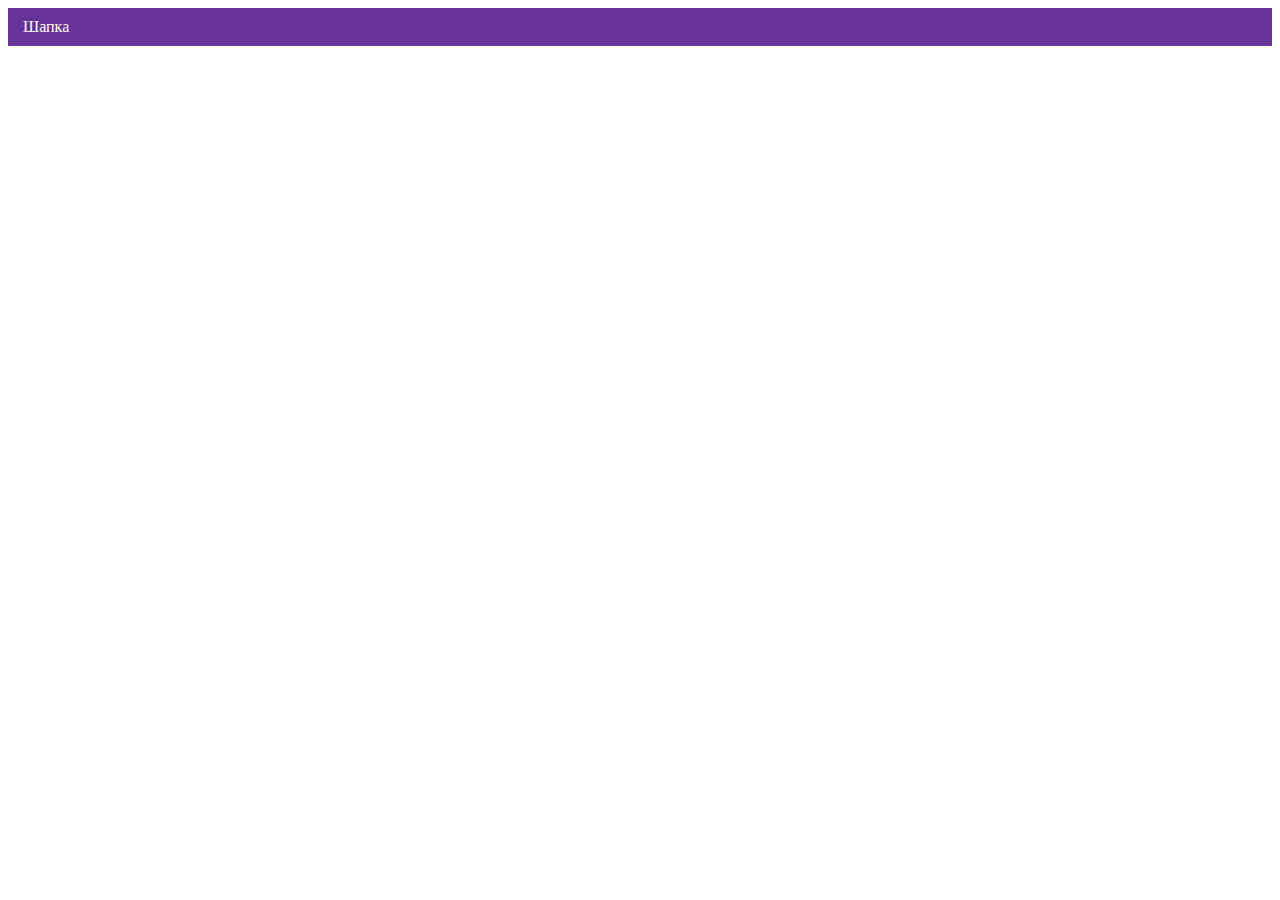
<file: index.html>
<!DOCTYPE html><html class="page" lang="ru"><head><meta charset="UTF-8"><title>Название проекта</title><meta name="viewport" content="width=device-width,initial-scale=1"><link rel="stylesheet" href="styles/styles.css"><script src="scripts/index.js" defer="defer"></script></head><body class="page__body"><header class="header">Шапка</header></body></html>
</file>
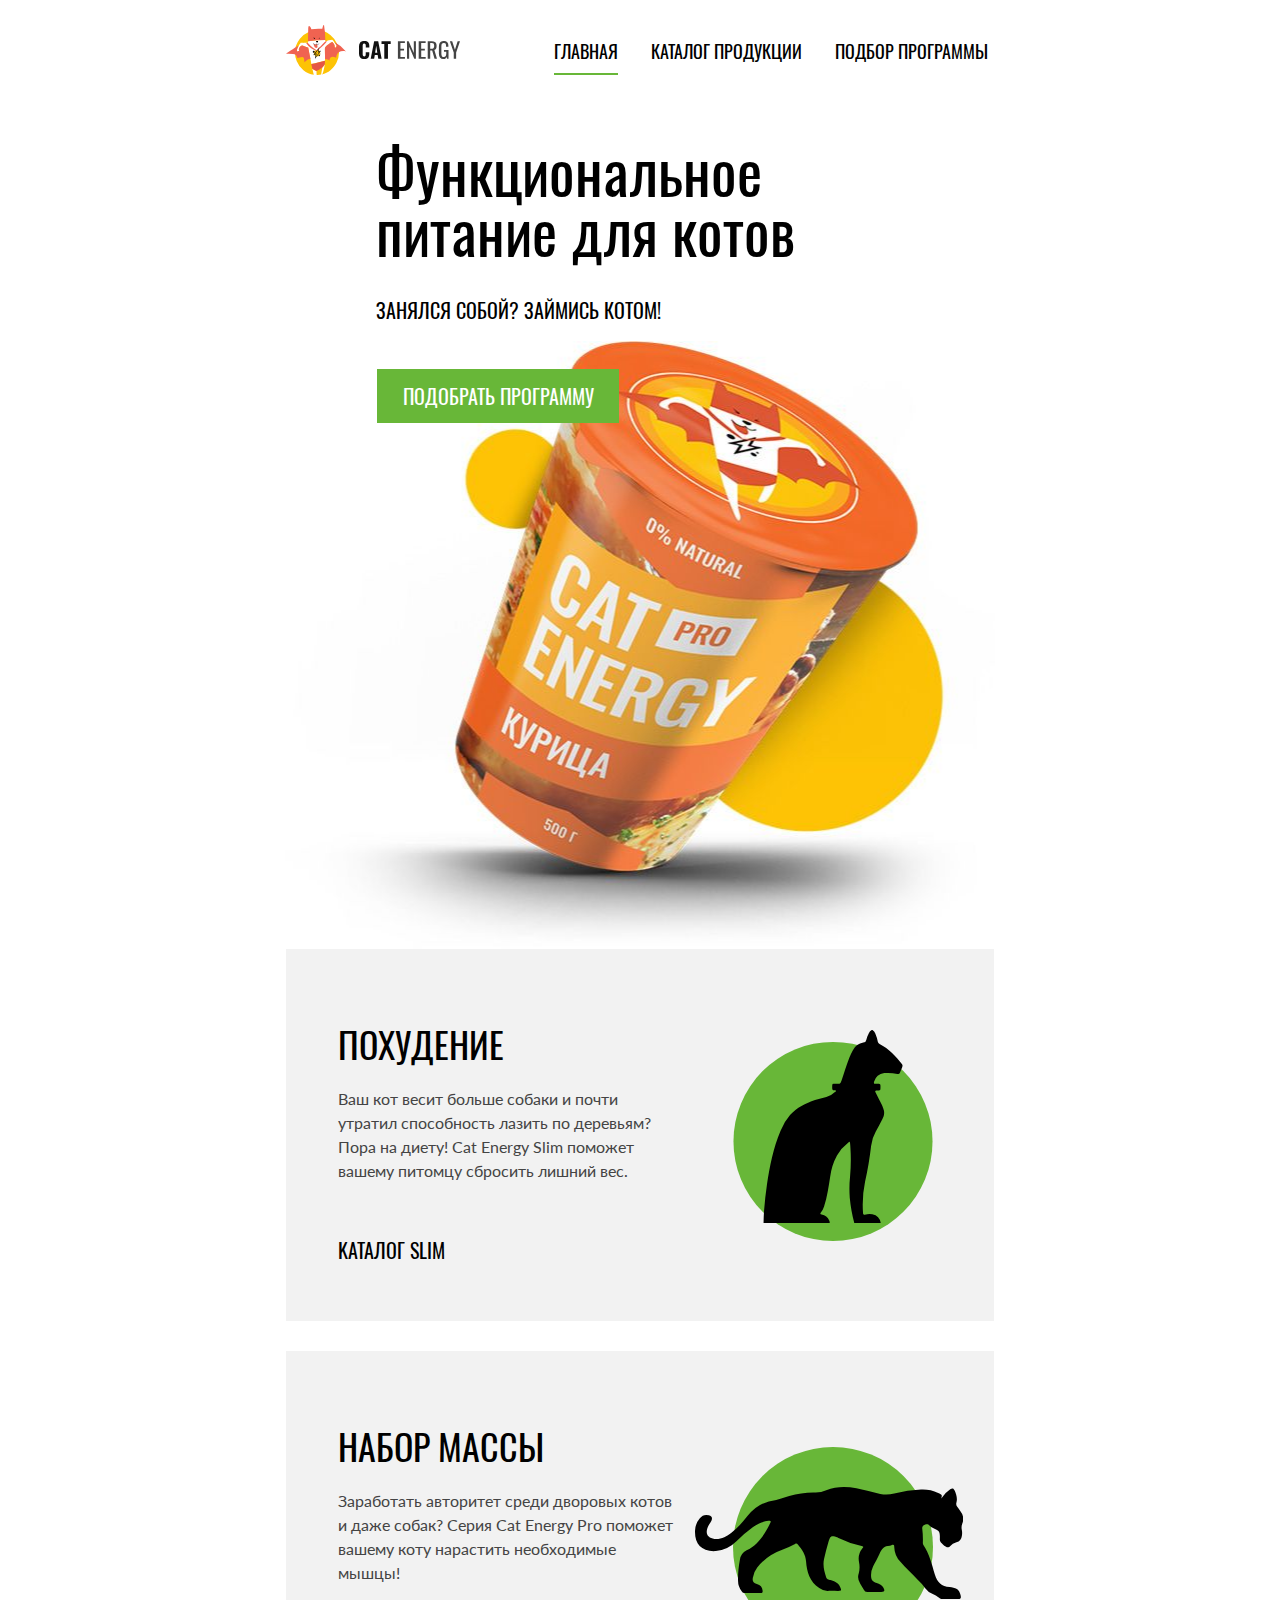
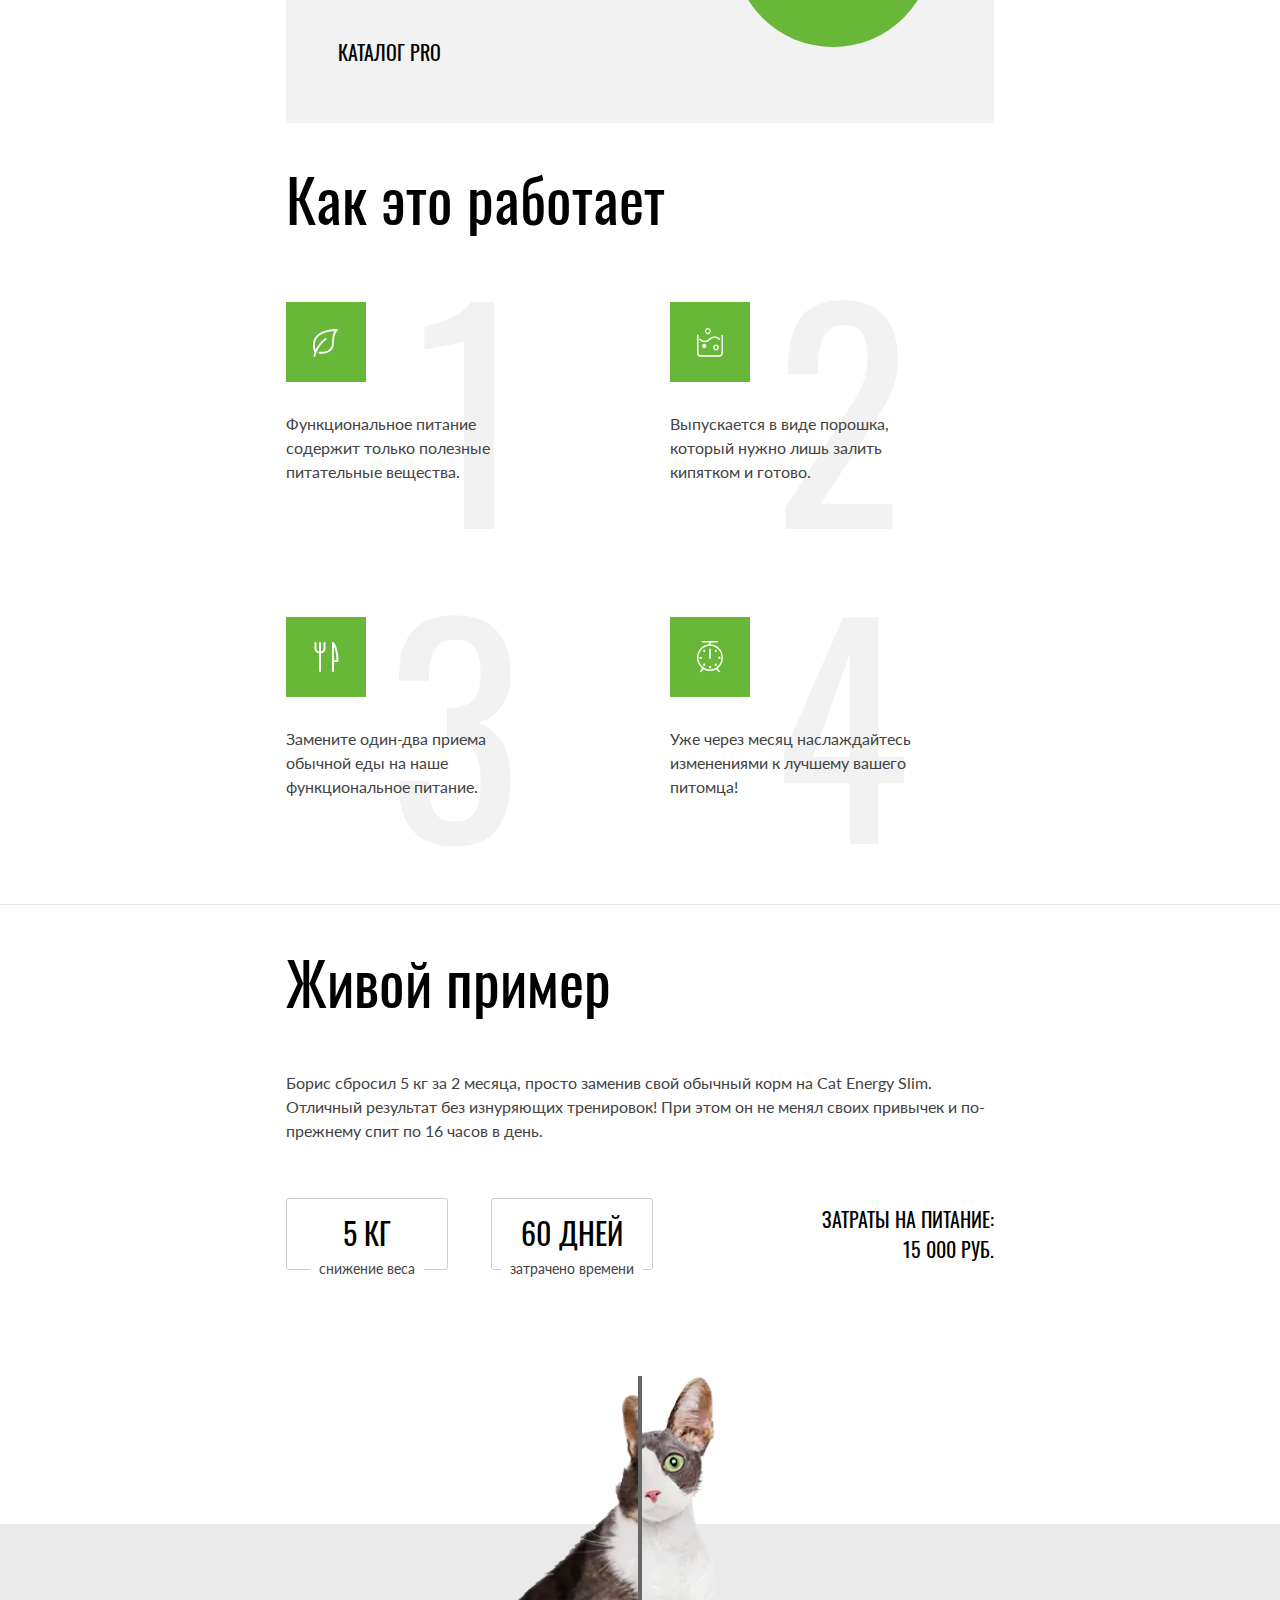
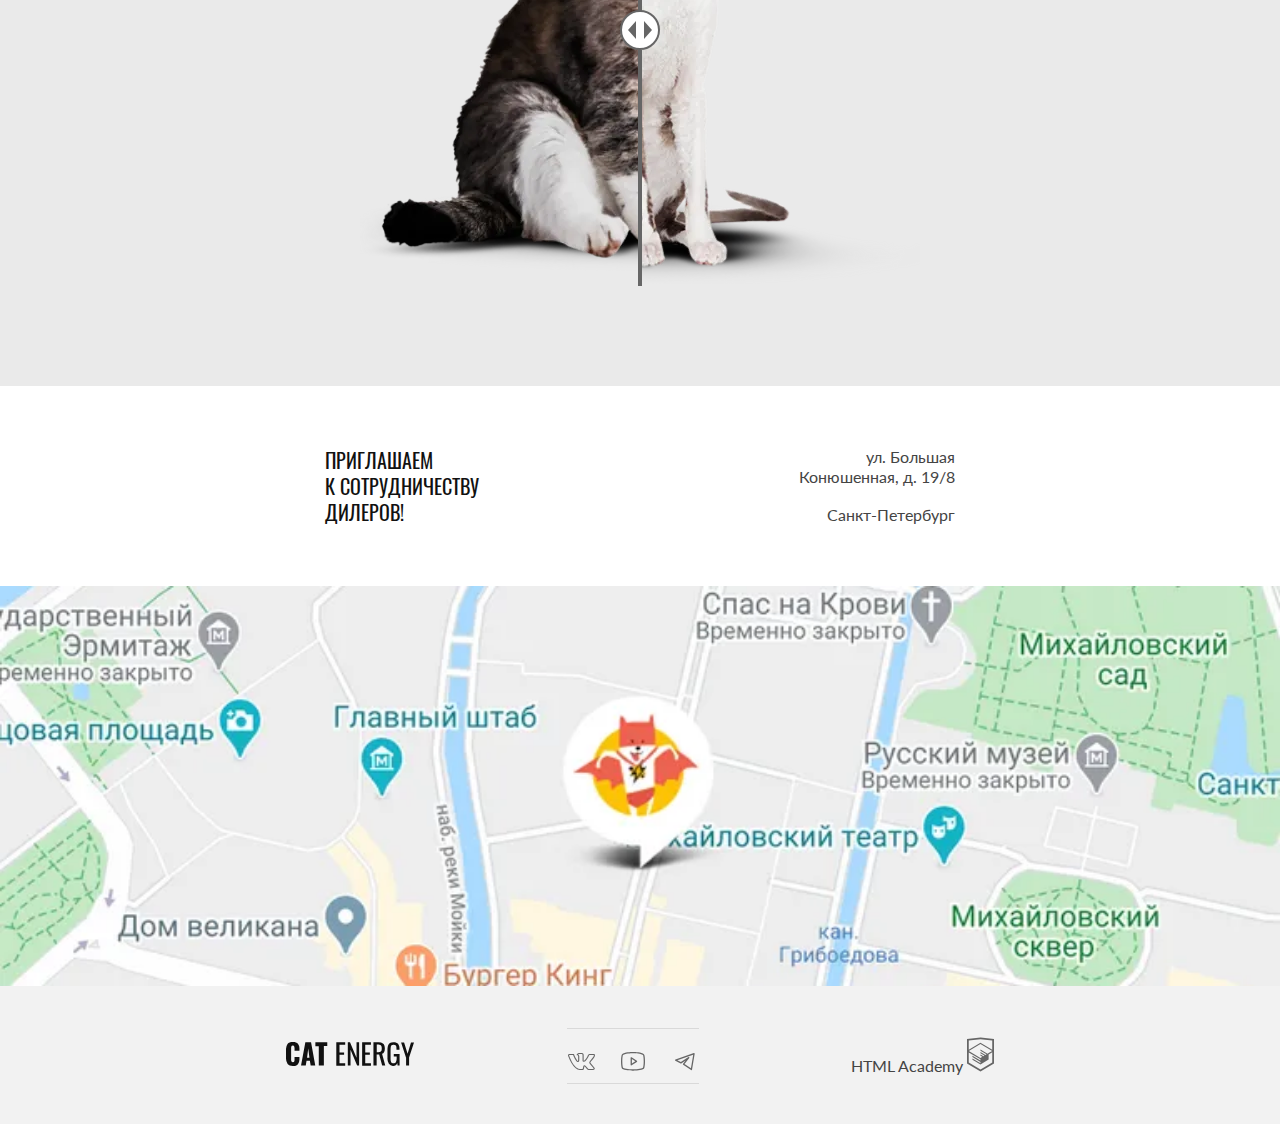
<file: 2/index.html>
<!DOCTYPE html><html class="page" lang="ru"><head><meta charset="UTF-8"><title>Cat Energy</title><link rel="icon" href="favicon.ico"><link rel="icon" href="favicons/icon.svg" type="image/svg+xml"><link rel="apple-touch-icon" href="favicons/apple.png"><link rel="manifest" href="manifest.webmanifest"><meta name="viewport" content="width=device-width,initial-scale=1"><link rel="stylesheet" href="styles/styles.css"><script src="scripts/index.js" defer="defer"></script><script src="scripts/slider.js" defer="defer"></script><script src="https://api-maps.yandex.ru/2.1/?apikey=b741650d-aeca-472d-a761-ce8550b60bb1&lang=ru_RU" defer="defer"></script></head><body class="page__body"><header class="main-header"><div class="main-header__container"><a class="main-header__logo logo" href="/"><picture><source width="70" height="59" type="image/svg+xml" media="(min-width: 1440px)" srcset="images/logo-desktop.svg"><source width="60" height="50" type="image/svg+xml" media="(min-width: 768px)" srcset="images/logo-tablet.svg"><img class="logo__picture" src="images/logo-mobile.svg" width="33" height="38" alt="Логотип Cat Energy"></picture></a><a class="main-header__logo-text logo" href="/"><picture><source width="118" height="21" type="image/svg+xml" media="(min-width: 1440px)" srcset="images/logo-text-desktop.svg"><source width="101" height="18" type="image/svg+xml" media="(min-width: 768px)" srcset="images/logo-text-tablet.svg"><img class="logo__image" src="images/logo-text-mobile.svg" width="101" height="18" alt="Текст логотипа Cat Energy"></picture></a></div><nav class="main-nav main-nav--closed main-nav--nojs"><button class="main-nav__toggle" type="button" aria-label="Main nav"><span class="visually-hidden">Открыть меню</span></button><div class="main-nav__wrapper"><ul class="main-nav__list site-list main-nav__list--close"><li class="site-list__item site-list__item--active"><a class="main-nav__link main-nav__link--index main-nav__link--current" href="/">Главная</a></li><li class="site-list__item"><a class="main-nav__link main-nav__link--index" href="catalog.html">Каталог продукции</a></li><li class="site-list__item"><a class="main-nav__link main-nav__link--index" href="#">Подбор программы</a></li></ul></div></nav></header><main class="main-container"><section class="promo"><div class="promo__wrapper"><h1 class="promo__title title">Функциональное<br>питание для котов</h1><p class="promo__slogan">Занялся собой? Займись котом!</p></div><div class="container"><picture><source width="552" height="499" type="image/png" media="(min-width: 1440px)" srcset="images/products/can-desktop@1x.png, images/products/can-desktop@2x.png 2x"><source width="709" height="609" type="image/jpeg" media="(min-width: 768px)" srcset="images/products/can-tablet@1x.jpg, images/products/can-tablet@2x.jpg 2x"><img class="promo__image" src="images/products/can-mobile@1x.png" width="280" height="270" srcset="images/products/can-mobile@2x.png 2x" alt="Упаковка еды для котов серии PRO"></picture><a class="promo__link button text-boxes" href="#">Подобрать программу</a></div></section><section class="programs container container-padding"><div class="programs__wrapper"><h2 class="visually-hidden">Программы питания</h2><ul class="programs__list"><li class="programs__item programs__item--loss"><h3 class="programs__title">Похудение</h3><p class="programs__description">Ваш кот весит больше собаки и почти утратил способность лазить по деревьям? Пора на диету! Cat Energy Slim поможет вашему питомцу сбросить лишний вес.</p><a class="programs__link" href="#">Kаталог slim</a></li><li class="programs__item programs__item--gain"><h3 class="programs__title programs__title--gain">Набор массы</h3><p class="programs__description">Заработать авторитет среди дворовых котов и даже собак? Серия Cat Energy Pro поможет вашему коту нарастить необходимые мышцы!</p><a class="programs__link" href="#">Каталог pro</a></li></ul></div></section><section class="guide container container-padding"><div class="guide__wrapper"><h2 class="guide__title title-second">Как это работает</h2><ul class="guide__list"><li class="guide__item guide__item--nutrients enumerator"><p class="guide__description">Функциональное питание содержит только полезные питательные вещества.</p></li><li class="guide__item guide__item--powder enumerator"><p class="guide__description">Выпускается в виде порошка, который нужно лишь залить кипятком и готово.</p></li><li class="guide__item guide__item--replacement enumerator"><p class="guide__description">Замените один-два приема обычной еды на наше функциональное питание.</p></li><li class="guide__item guide__item--change enumerator"><p class="guide__description">Уже через месяц наслаждайтесь изменениями к лучшему вашего питомца!</p></li></ul></div></section><article class="border-line"></article><section class="example"><div class="example__wrapper"><div class="example__background container container-padding"><h2 class="example__title title-second">Живой пример</h2><p class="example__text">Борис сбросил 5 кг за 2 месяца, просто заменив свой обычный корм на Cat Energy Slim. Отличный результат без изнуряющих тренировок! При этом он не менял своих привычек и по-прежнему спит по 16 часов в день.</p><div class="example__line"><div class="example__list"><dl class="example__discription"><dt class="example__value">5 КГ</dt><dd class="example__option">Cнижение веса</dd></dl><dl class="example__discription"><dt class="example__value">60 ДНЕЙ</dt><dd class="example__option">Затрачено времени</dd></dl></div><p class="example__cost">Затраты на питание: <span class="example__price">15 000 РУБ.</span></p></div></div><div class="slider"><div class="slider__container"><ul class="slider__images"><li class="slider__image slider__image--before"><picture><source type="image/webp" media="(min-width: 768px)" srcset="images/slider/cat-before-tablet-desktop@1x.webp, images/slider/cat-before-tablet-desktop@2x.webp 2x" width="560" height="512"><source type="image/webp" srcset="images/slider/cat-before-mobile@1x.webp, images/slider/cat-before-mobile@2x.webp 2x"><source type="image/png" media="(min-width: 768px)" srcset="images/slider/cat-before-tablet-desktop@1x.png, images/slider/cat-before-tablet-desktop@2x.png 2x" width="560" height="512"><img class="slider__before" src="images/slider/cat-before-mobile@1x.png" srcset="images/slider/cat-before-mobile@2x.png 2x" alt="Кот до приема cat Energy" width="280" height="256"></picture></li><li class="slider__image slider__image--after"><picture><source type="image/webp" media="(min-width: 768px)" srcset="images/slider/cat-after-tablet-desktop@1x.webp, images/slider/cat-after-tablet-desktop@2x.webp 2x" width="560" height="512"><source type="image/webp" srcset="images/slider/cat-after-mobile@1x.webp, images/slider/cat-after-mobile@2x.webp 2x"><source type="image/png" media="(min-width: 768px)" srcset="images/slider/cat-after-tablet-desktop@1x.png, images/slider/cat-after-tablet-desktop@2x.png 2x" width="560" height="512"><img class="slider__after" src="images/slider/cat-after-mobile@1x.png" srcset="images/slider/cat-after-mobile@2x.png 2x" alt="Кот после приема cat Energy" width="280" height="256"></picture></li></ul><div class="slider__input"><button class="slider__button" type="button"><span class="visually-hidden">Посмотреть изменения</span></button></div></div></div></div></section></main><footer class="main-footer"><section class="contacts"><h2 class="visually-hidden">Контакты</h2><div class="contacts__wrapper container container-padding"><div class="contacts__content"><p class="contacts__slogan text-boxes">Приглашаем <span class="line-break-span">к сотрудничеству</span> дилеров!</p><address class="contacts__address">ул. Большая <span class="line-break-span">Конюшенная, д. 19/8</span> <span class="contacts__city">Санкт-Петербург</span></address></div></div><div class="contacts__map" id="map" style="width:100%; height:400px"></div></section><div class="main-footer__wrapper container container-padding"><a class="main-footer__logo logo" href="/" aria-label="Логотип Cat Energy"><img class="logo__text" src="images/logo-text.svg" width="128" height="24" alt="Товарный знак компании Cat Energy"></a><div class="main-footer__social social"><ul class="social__list"><li class="social__item"><a class="social__link social__link--vkontakte" href="https://vk.com/htmlacademy" target="_blank" rel="noreferrer noopener" aria-label="Vkontakte"></a></li><li class="social__item"><a class="social__link social__link--youtube" href="https://www.youtube.com/user/htmlacademyru" target="_blank" rel="noreferrer noopener" aria-label="Youtube"></a></li><li class="social__item"><a class="social__link social__link--telegram" href="https://t.me/htmlacademy" target="_blank" rel="noreferrer noopener" aria-label="Telegram"></a></li></ul></div><div class="main-footer__copyright copyright"><a class="copyright__link" href="https://htmlacademy.ru/intensive/adaptive" target="_blank" rel="noreferrer noopener">HTML Academy <svg width="27" height="35" viewBox="0 0 27 35" fill="none" xmlns="http://www.w3.org/2000/svg"><path d="M13.6426 0.515754L13.5 0.5L0 1.90733V26.5129L13.5 34.5L27 26.5129V1.90733L13.6426 0.515754ZM25.2344 25.5151L13.5 32.4573L1.76561 25.5151V15.4293L13.4507 22.3451L13.4701 23.5984L5.45351 18.8548L5.44295 20.0801L13.4894 24.8885L13.5088 26.175L5.46408 21.4174L5.45351 22.6427L13.5 27.4511L21.6239 22.6182V21.3929V17.409L25.2432 15.2595L25.2344 25.5151ZM25.2344 13.9519L22.0147 15.8319L20.5325 16.7071L13.4666 12.5201L13.456 13.7454L19.4957 17.318L19.4429 17.3495L19.3126 17.4247L18.4536 17.9166L13.4666 14.9689L13.456 16.1942L17.3921 18.5222L16.4591 19.1314L16.438 19.1436L13.4666 17.402L13.456 18.6273L15.4029 19.7615L13.4155 20.9483L1.7973 14.0762L13.4349 7.11831L25.2344 13.9519ZM25.2344 12.7266L13.4401 5.81075L1.76561 12.7196V3.4897L13.5 2.26442L25.2344 3.4897V12.7266Z" fill="#666666"/></svg></a></div></div></footer><!-- <script src="js/toggle.js" defer></script> --><!-- <script src="js/map.js"></script> --><script src="scripts/script.js"></script></body></html>
</file>
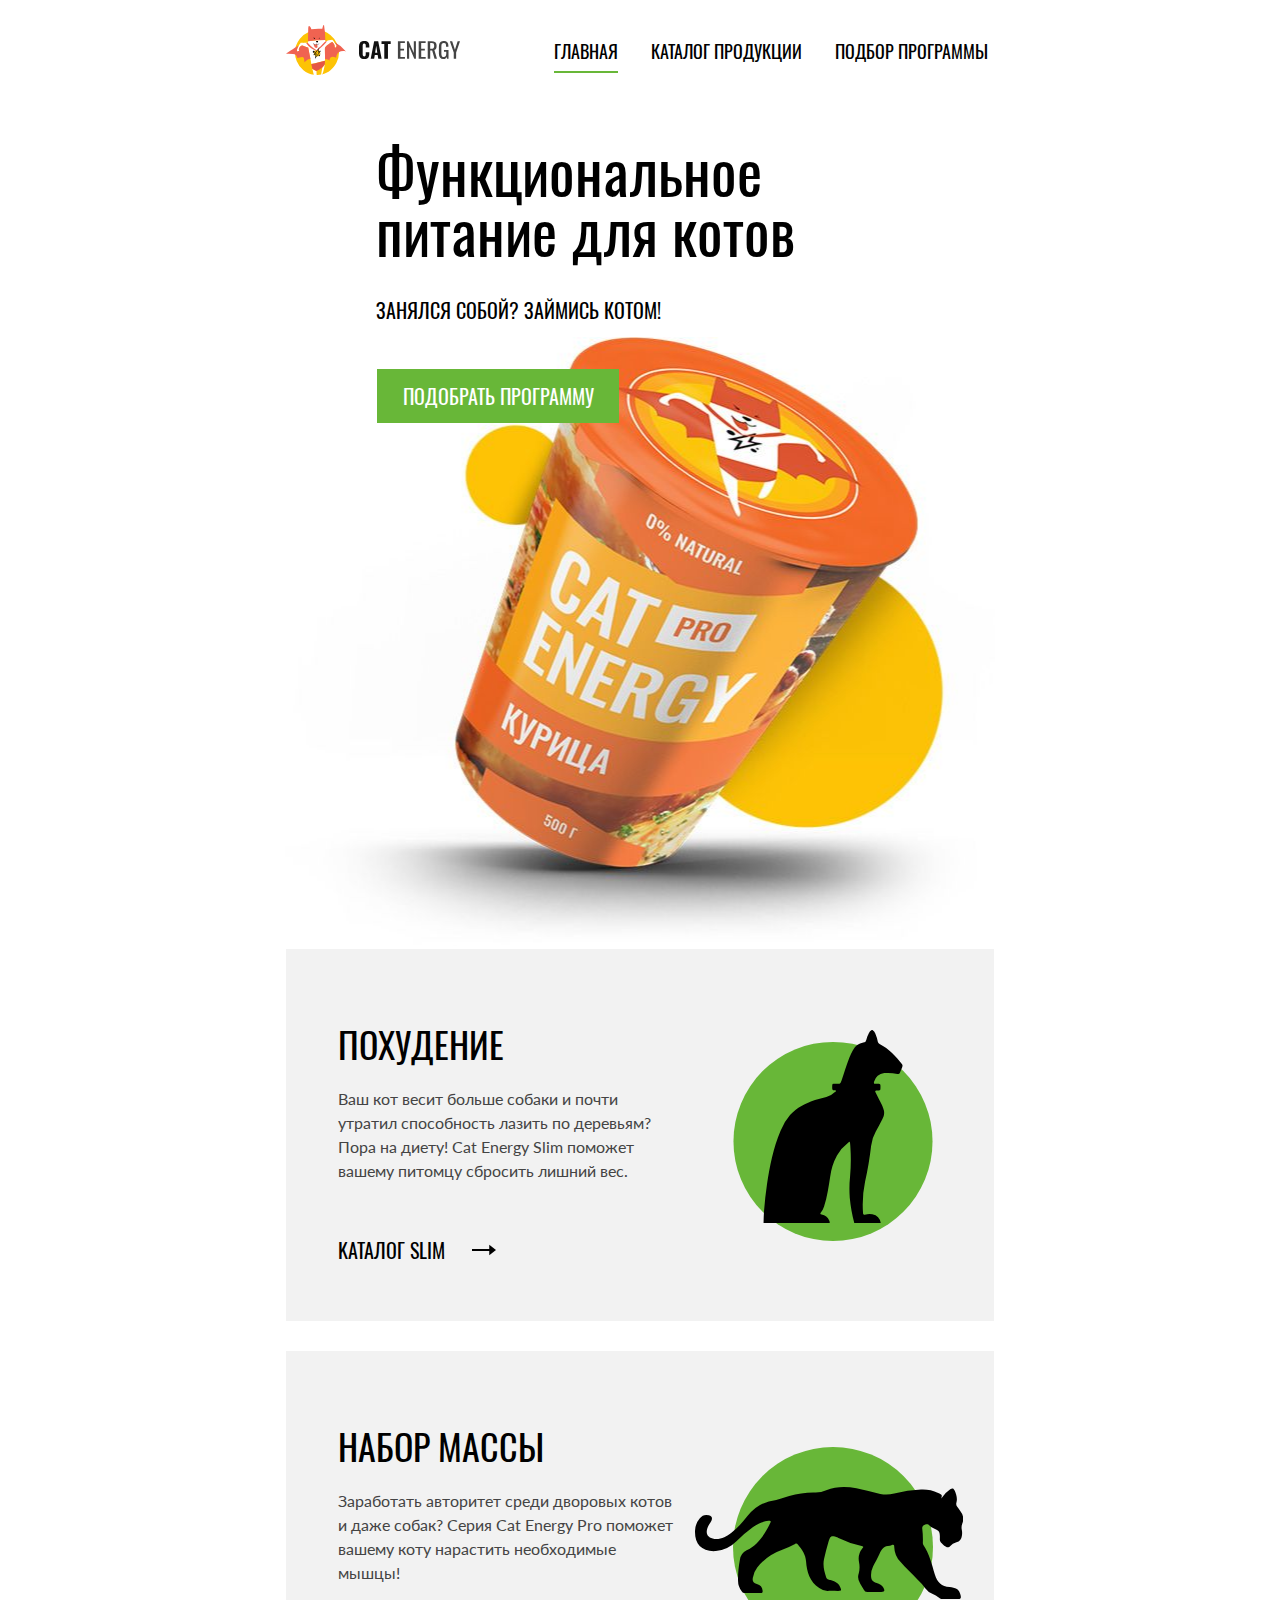
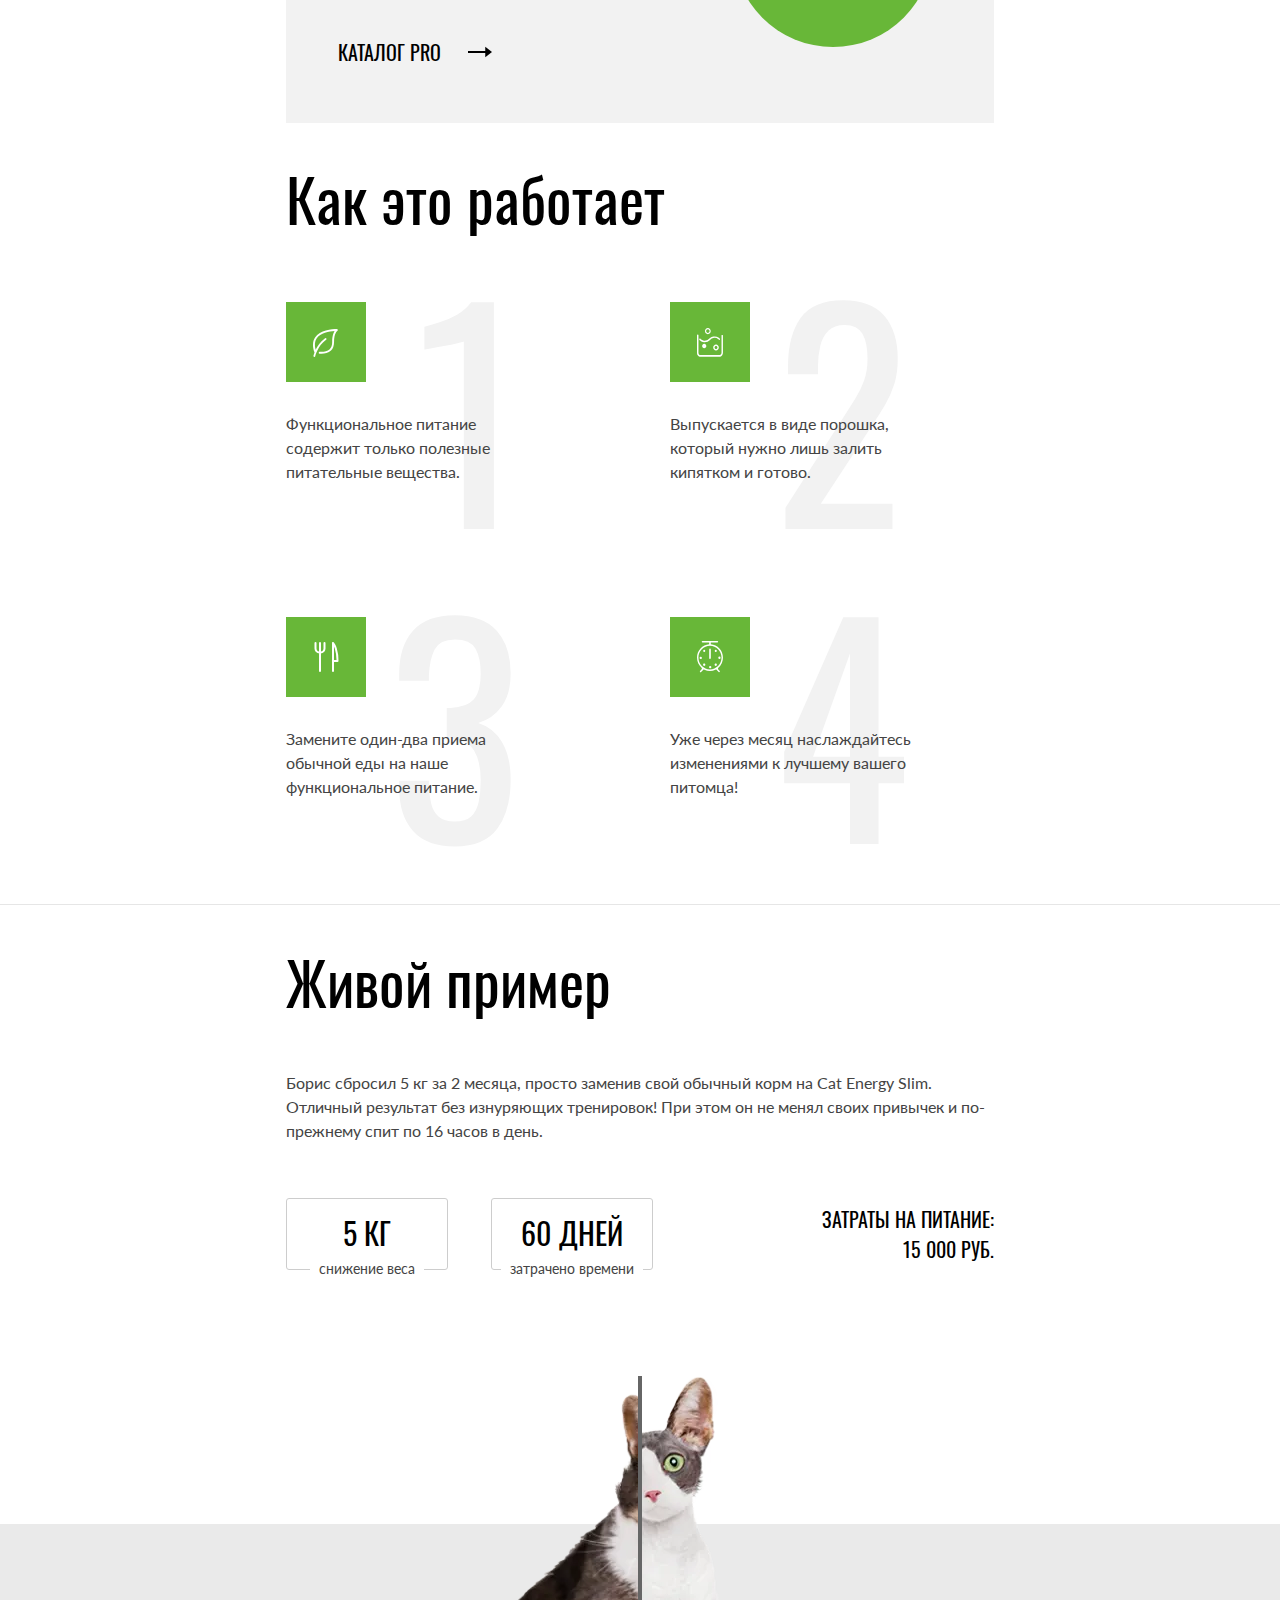
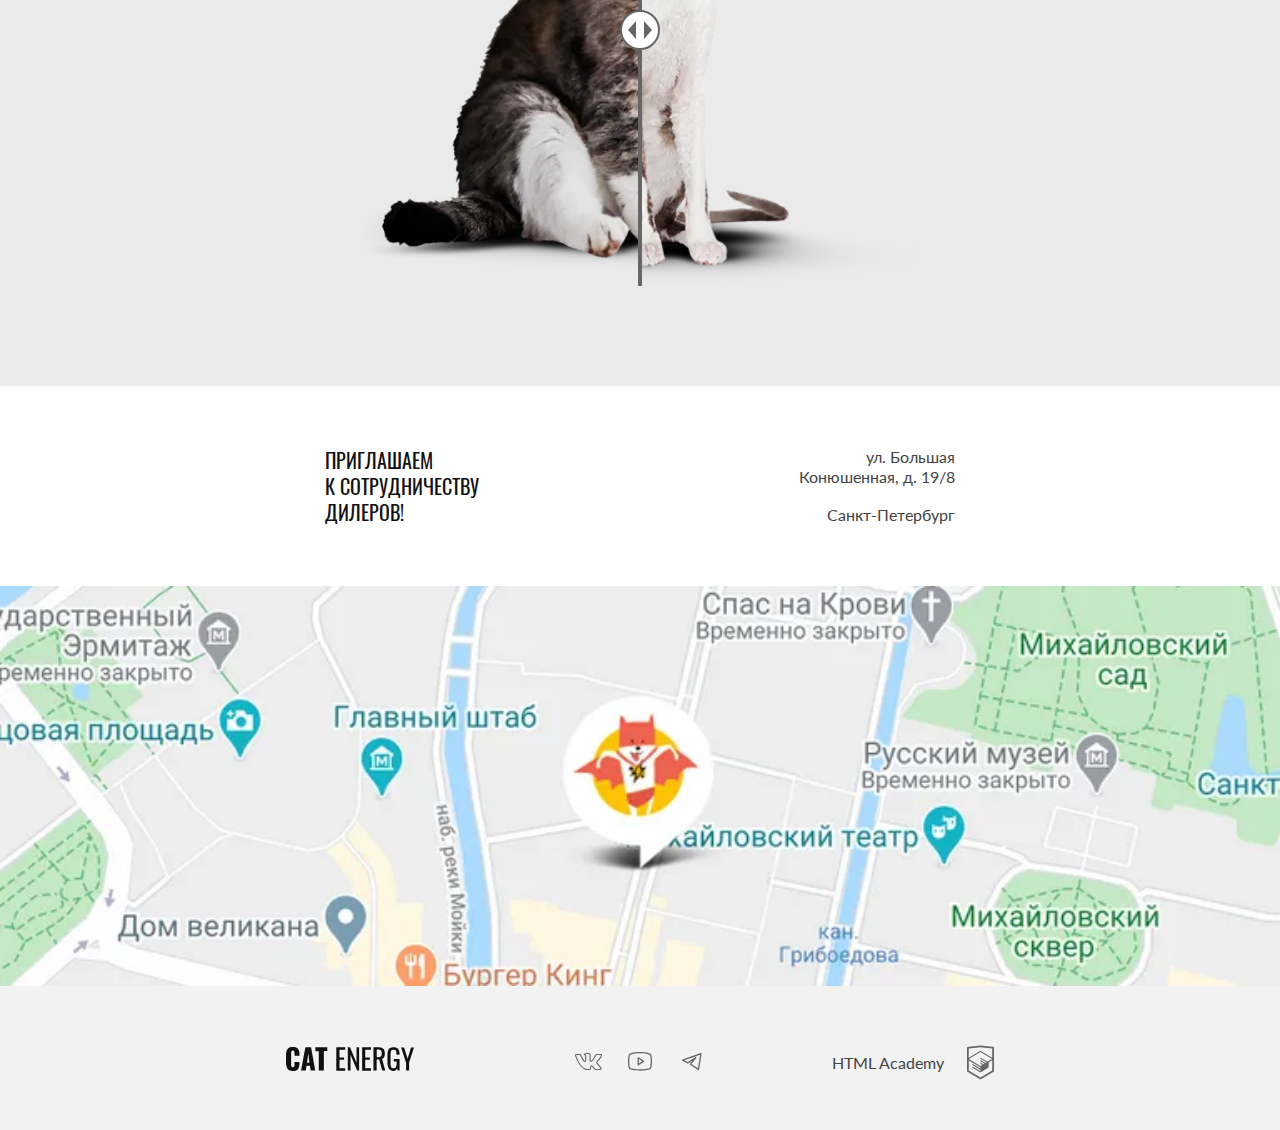
<file: 3/index.html>
<!DOCTYPE html><html class="page" lang="ru"><head><meta charset="UTF-8"><title>Cat Energy</title><link rel="icon" href="favicon.ico"><link rel="icon" href="favicons/icon.svg" type="image/svg+xml"><link rel="apple-touch-icon" href="favicons/apple.png"><link rel="manifest" href="manifest.webmanifest"><meta name="viewport" content="width=device-width,initial-scale=1"><link rel="stylesheet" href="styles/styles.css"><link rel="preload" as="font" href="fonts/lato/Lato-Regular.woff2" type="font/woff2" crossorigin="anonymous"><link rel="preload" as="font" href="fonts/lato/Lato-Regular.woff" type="font/woff" crossorigin="anonymous"><link rel="preload" as="font" href="fonts/oswald/oswaldregular.woff2" type="font/woff2" crossorigin="anonymous"><link rel="preload" as="font" href="fonts/oswald/oswaldregular.woff" type="font/woff" crossorigin="anonymous"><script src="scripts/index.js" defer="defer"></script><script src="scripts/slider.js" defer="defer"></script><script src="https://api-maps.yandex.ru/2.1/?apikey=b741650d-aeca-472d-a761-ce8550b60bb1&lang=ru_RU" defer="defer"></script></head><body class="page__body"><header class="main-header"><div class="main-header__container"><a class="main-header__logo logo" href="/"><picture><source width="70" height="59" type="image/svg+xml" media="(min-width: 1440px)" srcset="images/logo-desktop.svg"><source width="60" height="50" type="image/svg+xml" media="(min-width: 768px)" srcset="images/logo-tablet.svg"><img class="logo__picture" src="images/logo-mobile.svg" width="33" height="38" alt="Логотип Cat Energy"></picture><picture><source width="118" height="21" type="image/svg+xml" media="(min-width: 1440px)" srcset="images/logo-text-desktop.svg"><source width="101" height="18" type="image/svg+xml" media="(min-width: 768px)" srcset="images/logo-text-tablet.svg"><img class="logo__image" src="images/logo-text-mobile.svg" width="101" height="18" alt="Текст логотипа Cat Energy"></picture></a></div><nav class="main-nav main-nav--closed main-nav--nojs"><button class="main-nav__toggle" type="button" aria-label="Main nav"><span class="visually-hidden">Открыть меню</span></button><div class="main-nav__wrapper"><ul class="main-nav__list site-list main-nav__list--close"><li class="site-list__item site-list__item--active"><a class="main-nav__link main-nav__link--index main-nav__link--current" href="/">Главная</a></li><li class="site-list__item"><a class="main-nav__link main-nav__link--index" href="catalog.html">Каталог продукции</a></li><li class="site-list__item"><a class="main-nav__link main-nav__link--index" href="#">Подбор программы</a></li></ul></div></nav></header><main class="main-container"><section class="promo"><div class="promo__wrapper"><h1 class="promo__title title">Функциональное<br>питание для котов</h1><p class="promo__slogan">Занялся собой? Займись котом!</p></div><div class="container"><picture><source width="552" height="499" type="image/png" media="(min-width: 1440px)" srcset="images/products/can-desktop@1x.png, images/products/can-desktop@2x.png 2x"><source width="709" height="609" type="image/jpeg" media="(min-width: 768px)" srcset="images/products/can-tablet@1x.jpg, images/products/can-tablet@2x.jpg 2x"><img class="promo__image" src="images/products/can-mobile@1x.png" width="280" height="270" srcset="images/products/can-mobile@2x.png 2x" alt="Упаковка еды для котов серии PRO"></picture><a class="promo__link button text-boxes" href="#">Подобрать программу</a></div></section><section class="programs container container-padding"><div class="programs__wrapper"><h2 class="visually-hidden">Программы питания</h2><ul class="programs__list"><li class="programs__item programs__item--loss"><h3 class="programs__title">Похудение</h3><p class="programs__description">Ваш кот весит больше собаки и почти утратил способность лазить по деревьям? Пора на диету! Cat Energy Slim поможет вашему питомцу сбросить лишний вес.</p><a class="programs__link" href="#">Kаталог slim <span class="programs__link-icon"></span></a></li><li class="programs__item programs__item--gain"><h3 class="programs__title programs__title--gain">Набор массы</h3><p class="programs__description">Заработать авторитет среди дворовых котов и даже собак? Серия Cat Energy Pro поможет вашему коту нарастить необходимые мышцы!</p><a class="programs__link" href="#">Каталог pro <span class="programs__link-icon"></span></a></li></ul></div></section><section class="guide container container-padding"><div class="guide__wrapper"><h2 class="guide__title title-second">Как это работает</h2><ul class="guide__list"><li class="guide__item guide__item--nutrients enumerator"><p class="guide__description">Функциональное питание содержит только полезные питательные вещества.</p></li><li class="guide__item guide__item--powder enumerator"><p class="guide__description">Выпускается в виде порошка, который нужно лишь залить кипятком и готово.</p></li><li class="guide__item guide__item--replacement enumerator"><p class="guide__description">Замените один-два приема обычной еды на наше функциональное питание.</p></li><li class="guide__item guide__item--change enumerator"><p class="guide__description">Уже через месяц наслаждайтесь изменениями к лучшему вашего питомца!</p></li></ul></div></section><div class="border-line"></div><section class="example"><div class="example__wrapper"><div class="example__background container container-padding"><h2 class="example__title title-second">Живой пример</h2><p class="example__text">Борис сбросил 5 кг за 2 месяца, просто заменив свой обычный корм на Cat Energy Slim. Отличный результат без изнуряющих тренировок! При этом он не менял своих привычек и по-прежнему спит по 16 часов в день.</p><div class="example__line"><div class="example__list"><dl class="example__discription"><dt class="example__value">5 КГ</dt><dd class="example__option">Cнижение веса</dd></dl><dl class="example__discription"><dt class="example__value">60 ДНЕЙ</dt><dd class="example__option">Затрачено времени</dd></dl></div><p class="example__cost">Затраты на питание: <span class="example__price">15 000 РУБ.</span></p></div></div><div class="slider"><div class="slider__container"><ul class="slider__images"><li class="slider__image slider__image--before"><picture><source type="image/webp" media="(min-width: 768px)" srcset="images/slider/cat-before-tablet-desktop@1x.webp, images/slider/cat-before-tablet-desktop@2x.webp 2x" width="560" height="512"><source type="image/webp" srcset="images/slider/cat-before-mobile@1x.webp, images/slider/cat-before-mobile@2x.webp 2x"><source type="image/png" media="(min-width: 768px)" srcset="images/slider/cat-before-tablet-desktop@1x.png, images/slider/cat-before-tablet-desktop@2x.png 2x" width="560" height="512"><img class="slider__before" src="images/slider/cat-before-mobile@1x.png" srcset="images/slider/cat-before-mobile@2x.png 2x" alt="Кот до приема cat Energy" width="280" height="256"></picture></li><li class="slider__image slider__image--after"><picture><source type="image/webp" media="(min-width: 768px)" srcset="images/slider/cat-after-tablet-desktop@1x.webp, images/slider/cat-after-tablet-desktop@2x.webp 2x" width="560" height="512"><source type="image/webp" srcset="images/slider/cat-after-mobile@1x.webp, images/slider/cat-after-mobile@2x.webp 2x"><source type="image/png" media="(min-width: 768px)" srcset="images/slider/cat-after-tablet-desktop@1x.png, images/slider/cat-after-tablet-desktop@2x.png 2x" width="560" height="512"><img class="slider__after" src="images/slider/cat-after-mobile@1x.png" srcset="images/slider/cat-after-mobile@2x.png 2x" alt="Кот после приема cat Energy" width="280" height="256"></picture></li></ul><div class="slider__input"><button class="slider__button" type="button"><span class="visually-hidden">Посмотреть изменения</span></button></div></div></div></div></section></main><footer class="main-footer"><section class="contacts"><h2 class="visually-hidden">Контакты</h2><div class="contacts__wrapper container container-padding"><div class="contacts__content"><p class="contacts__slogan text-boxes">Приглашаем <span class="line-break-span">к сотрудничеству</span> дилеров!</p><address class="contacts__address">ул. Большая <span class="line-break-span">Конюшенная, д. 19/8</span> <span class="contacts__city">Санкт-Петербург</span></address></div></div><div class="contacts__map" id="map" style="width:100%; height:400px"></div></section><div class="main-footer__wrapper container container-padding"><a class="main-footer__logo logo" href="/" aria-label="Логотип Cat Energy"><img class="logo__text" src="images/logo-text.svg" width="128" height="24" alt="Товарный знак компании Cat Energy"></a><div class="main-footer__social social"><ul class="social__list"><li class="social__item"><a class="social__link social__link--vkontakte" href="https://vk.com/htmlacademy" target="_blank" rel="noreferrer noopener" aria-label="Vkontakte"></a></li><li class="social__item"><a class="social__link social__link--youtube" href="https://www.youtube.com/user/htmlacademyru" target="_blank" rel="noreferrer noopener" aria-label="Youtube"></a></li><li class="social__item"><a class="social__link social__link--telegram" href="https://t.me/htmlacademy" target="_blank" rel="noreferrer noopener" aria-label="Telegram"></a></li></ul></div><div class="main-footer__copyright copyright"><a class="copyright__link" href="https://htmlacademy.ru/intensive/adaptive" target="_blank" rel="noreferrer noopener"><span>HTML Academy</span> <svg class="copyright__link-logo" width="27" height="35" viewBox="0 0 27 35" fill="currentColor" xmlns="http://www.w3.org/2000/svg"><path d="M13.6426 0.515754L13.5 0.5L0 1.90733V26.5129L13.5 34.5L27 26.5129V1.90733L13.6426 0.515754ZM25.2344 25.5151L13.5 32.4573L1.76561 25.5151V15.4293L13.4507 22.3451L13.4701 23.5984L5.45351 18.8548L5.44295 20.0801L13.4894 24.8885L13.5088 26.175L5.46408 21.4174L5.45351 22.6427L13.5 27.4511L21.6239 22.6182V21.3929V17.409L25.2432 15.2595L25.2344 25.5151ZM25.2344 13.9519L22.0147 15.8319L20.5325 16.7071L13.4666 12.5201L13.456 13.7454L19.4957 17.318L19.4429 17.3495L19.3126 17.4247L18.4536 17.9166L13.4666 14.9689L13.456 16.1942L17.3921 18.5222L16.4591 19.1314L16.438 19.1436L13.4666 17.402L13.456 18.6273L15.4029 19.7615L13.4155 20.9483L1.7973 14.0762L13.4349 7.11831L25.2344 13.9519ZM25.2344 12.7266L13.4401 5.81075L1.76561 12.7196V3.4897L13.5 2.26442L25.2344 3.4897V12.7266Z"/></svg></a></div></div></footer><script src="scripts/script.js"></script></body></html>
</file>
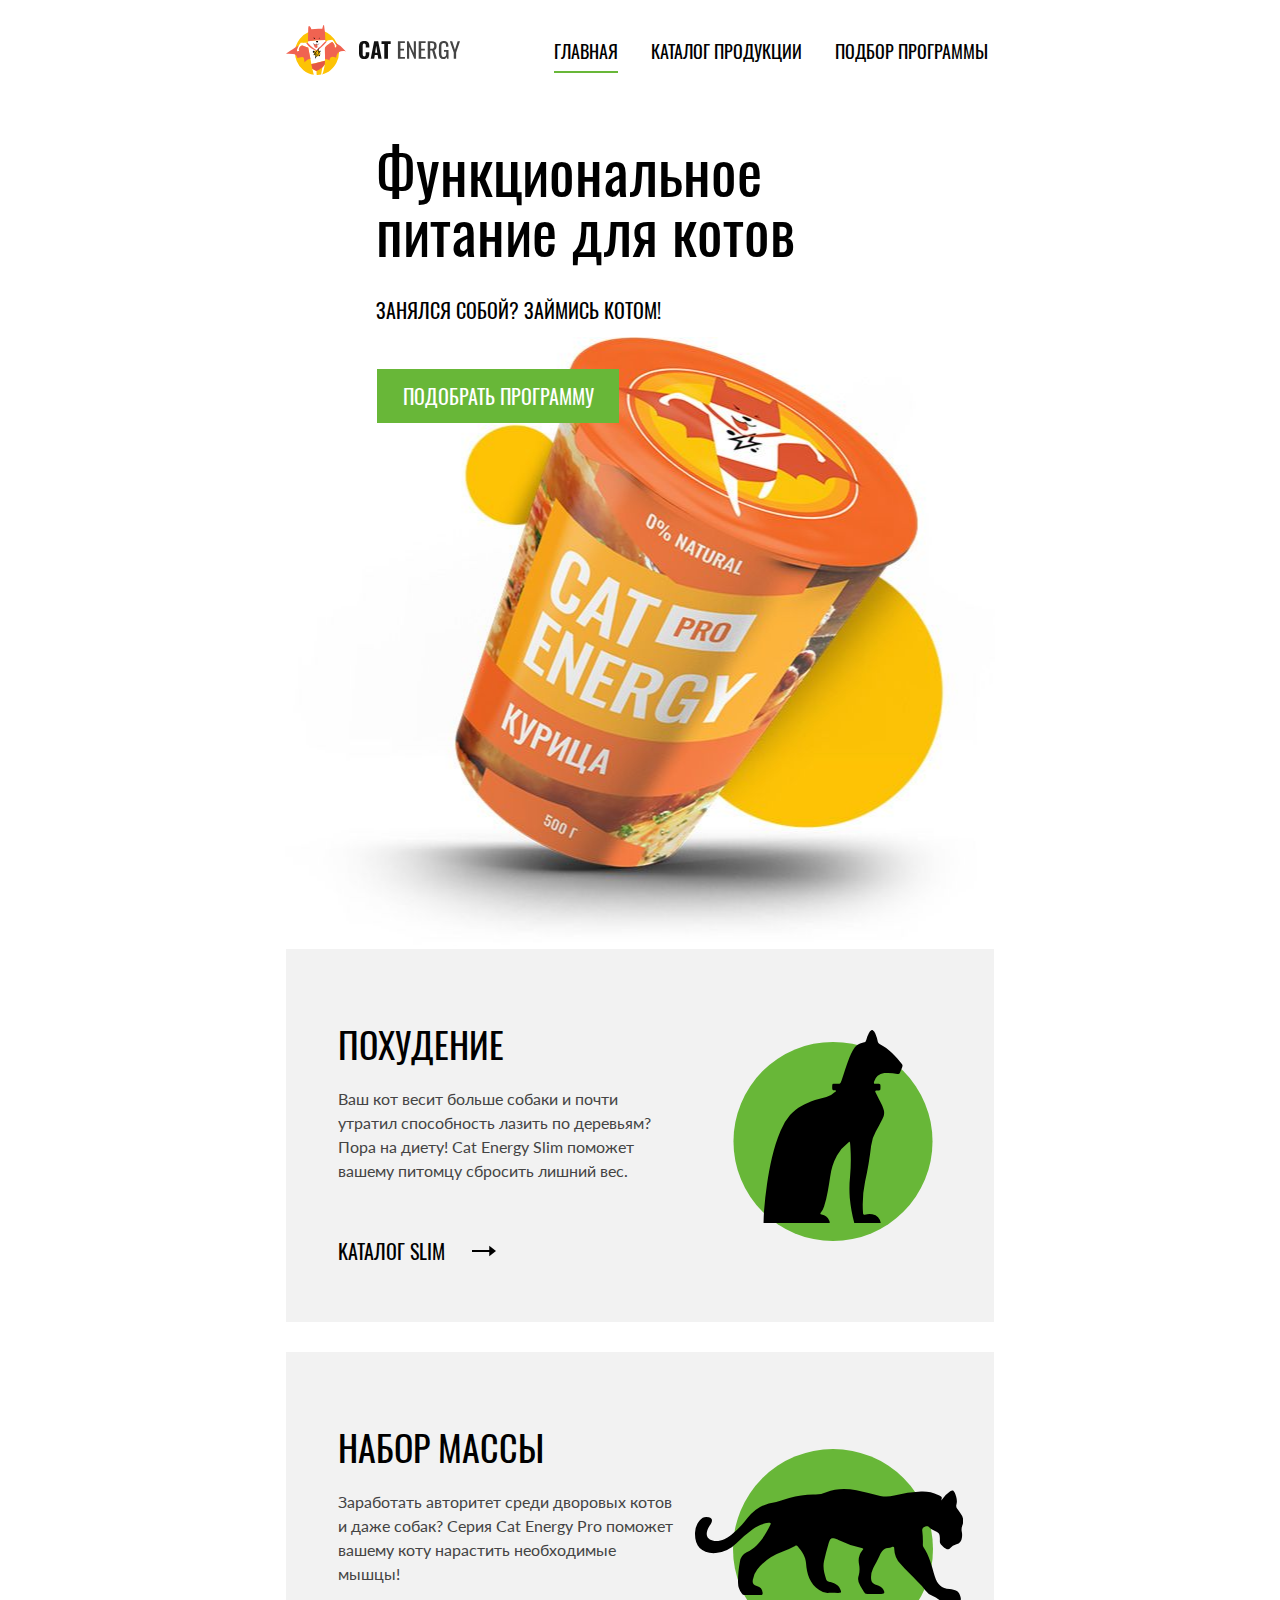
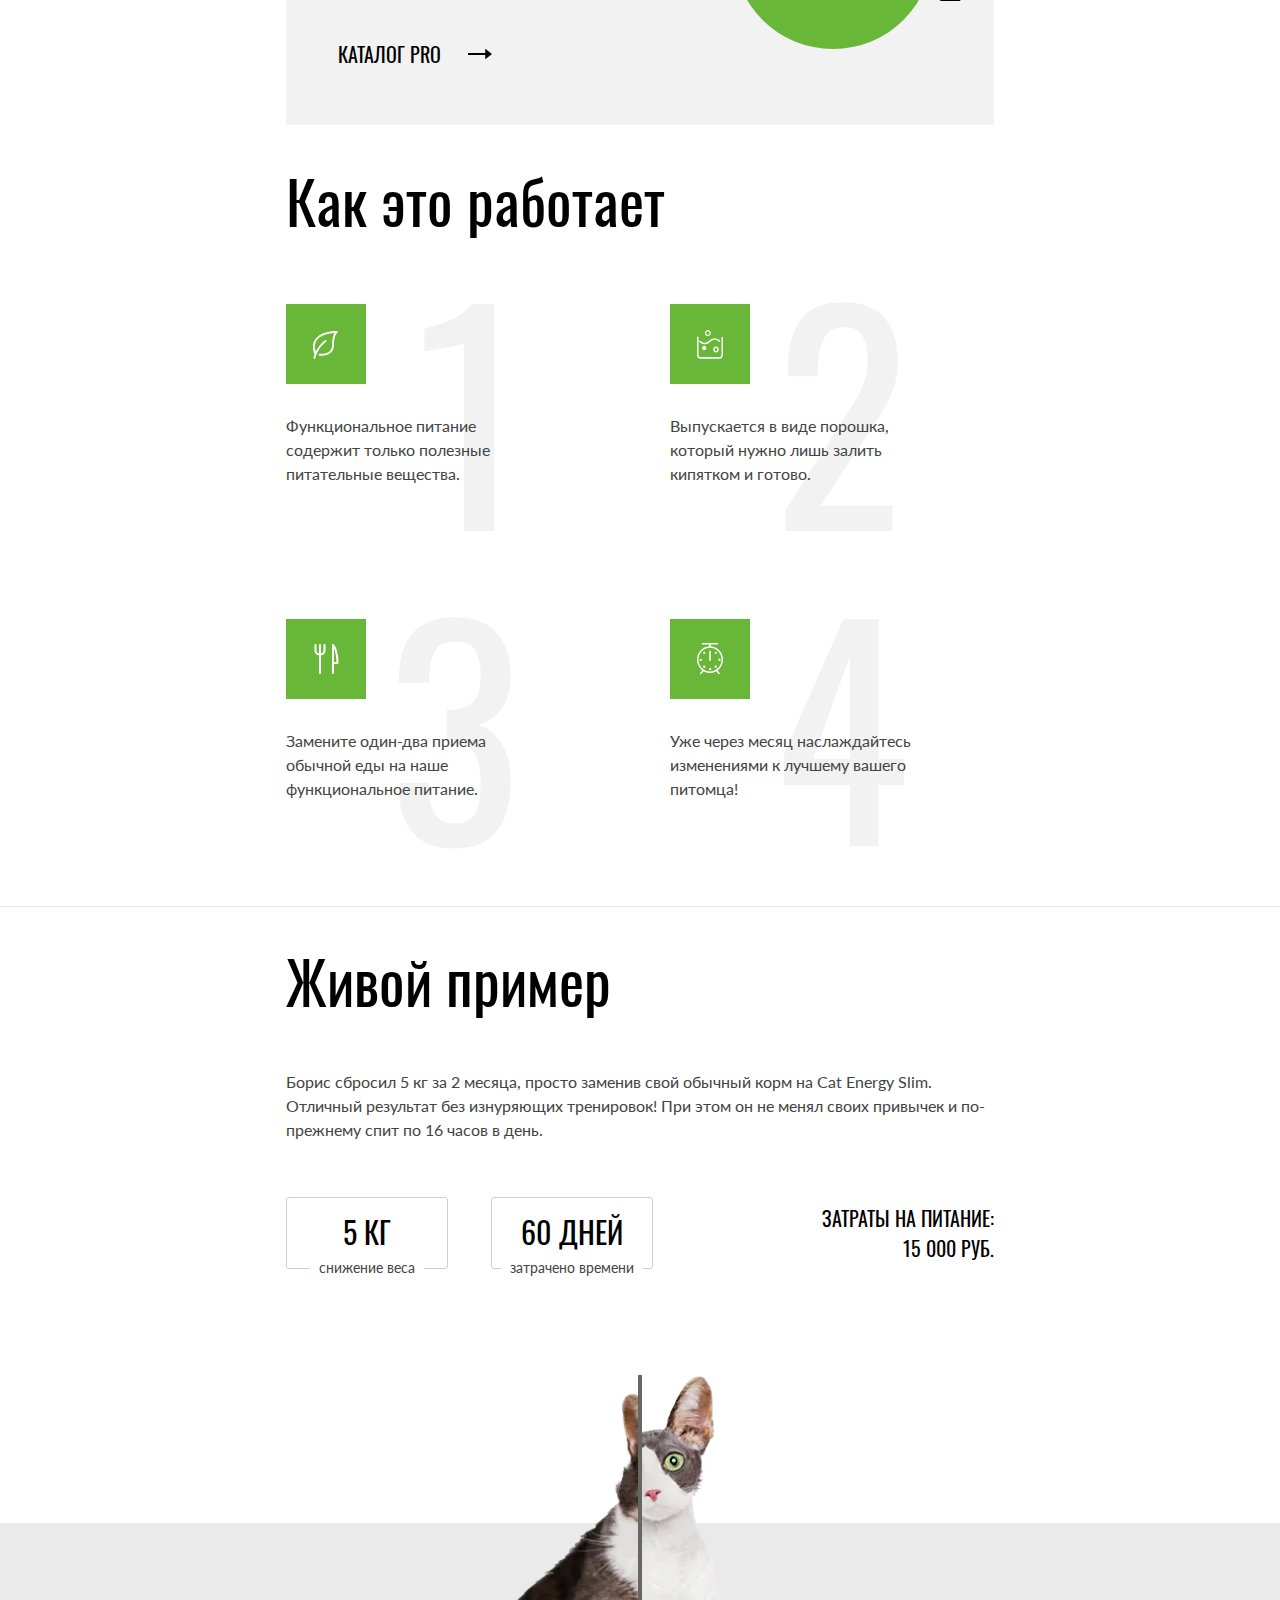
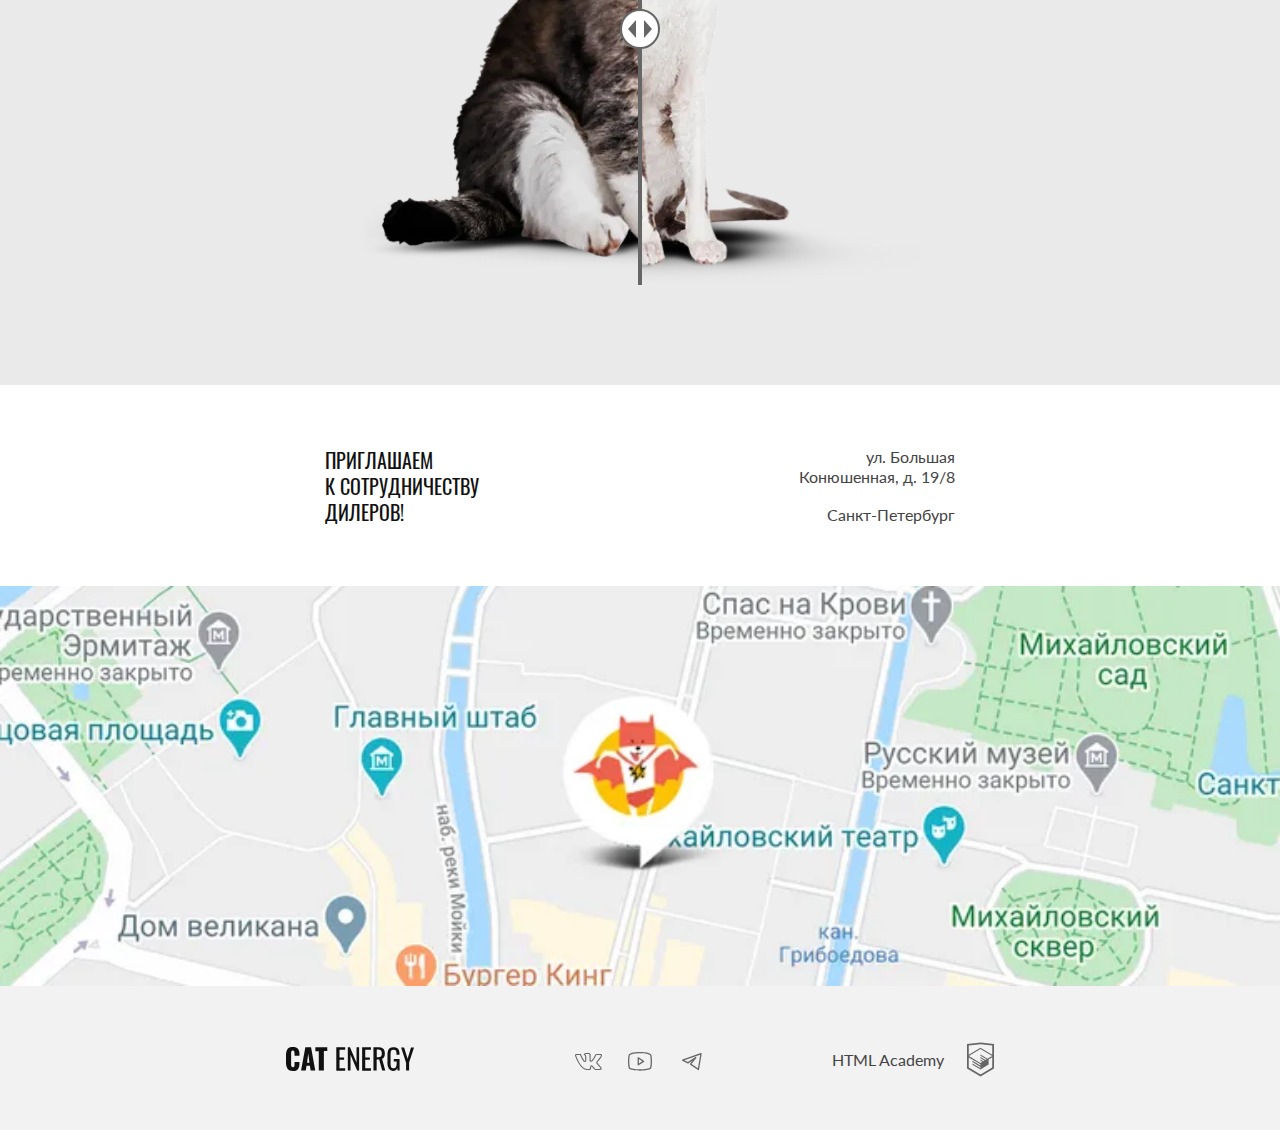
<file: 5/index.html>
<!DOCTYPE html><html class="page" lang="ru"><head><meta charset="UTF-8"><title>Cat Energy</title><link rel="icon" href="favicon.ico"><link rel="icon" href="favicons/icon.svg" type="image/svg+xml"><link rel="apple-touch-icon" href="favicons/apple.png"><link rel="manifest" href="manifest.webmanifest"><meta name="viewport" content="width=device-width,initial-scale=1"><link rel="stylesheet" href="styles/styles.css"><link rel="preload" as="font" href="fonts/lato/Lato-Regular.woff2" type="font/woff2" crossorigin="anonymous"><link rel="preload" as="font" href="fonts/lato/Lato-Regular.woff" type="font/woff" crossorigin="anonymous"><link rel="preload" as="font" href="fonts/oswald/oswaldregular.woff2" type="font/woff2" crossorigin="anonymous"><link rel="preload" as="font" href="fonts/oswald/oswaldregular.woff" type="font/woff" crossorigin="anonymous"><script src="scripts/index.js" defer="defer"></script><script src="scripts/slider.js" defer="defer"></script><script src="https://api-maps.yandex.ru/2.1/?apikey=b741650d-aeca-472d-a761-ce8550b60bb1&lang=ru_RU" defer="defer"></script></head><body class="page__body"><header class="main-header"><div class="main-header__container"><a class="main-header__logo logo" href="/"><picture><source width="70" height="59" type="image/svg+xml" media="(min-width: 1440px)" srcset="images/logo-desktop.svg"><source width="60" height="50" type="image/svg+xml" media="(min-width: 768px)" srcset="images/logo-tablet.svg"><img class="logo__picture" src="images/logo-mobile.svg" width="33" height="38" alt="Логотип Cat Energy"></picture><picture><source width="118" height="21" type="image/svg+xml" media="(min-width: 1440px)" srcset="images/logo-text-desktop.svg"><source width="101" height="18" type="image/svg+xml" media="(min-width: 768px)" srcset="images/logo-text-tablet.svg"><img class="logo__image" src="images/logo-text-mobile.svg" width="101" height="18" alt="Текст логотипа Cat Energy"></picture></a></div><nav class="main-nav main-nav--closed main-nav--nojs"><button class="main-nav__toggle" type="button" aria-label="Main nav"><span class="visually-hidden">Открыть меню</span></button><div class="main-nav__wrapper"><ul class="main-nav__list site-list main-nav__list--close"><li class="site-list__item site-list__item--active"><a class="main-nav__link main-nav__link--index main-nav__link--current" href="/">Главная</a></li><li class="site-list__item"><a class="main-nav__link main-nav__link--index" href="catalog.html">Каталог продукции</a></li><li class="site-list__item"><a class="main-nav__link main-nav__link--index" href="#">Подбор программы</a></li></ul></div></nav></header><main class="main-container"><section class="promo"><div class="promo__wrapper"><h1 class="promo__title title">Функциональное<br>питание для котов</h1><p class="promo__slogan">Занялся собой? Займись котом!</p></div><div class="container"><picture><source width="552" height="499" type="image/png" media="(min-width: 1440px)" srcset="images/products/can-desktop@1x.png, images/products/can-desktop@2x.png 2x"><source width="709" height="609" type="image/jpeg" media="(min-width: 768px)" srcset="images/products/can-tablet@1x.jpg, images/products/can-tablet@2x.jpg 2x"><img class="promo__image" src="images/products/can-mobile@1x.png" width="280" height="270" srcset="images/products/can-mobile@2x.png 2x" alt="Упаковка еды для котов серии PRO"></picture><a class="promo__link button text-boxes" href="#">Подобрать программу</a></div></section><section class="programs container container-padding"><div class="programs__wrapper"><h2 class="visually-hidden">Программы питания</h2><ul class="programs__list"><li class="programs__item programs__item--loss"><h3 class="programs__title">Похудение</h3><p class="programs__description">Ваш кот весит больше собаки и почти утратил способность лазить по деревьям? Пора на диету! Cat Energy Slim поможет вашему питомцу сбросить лишний вес.</p><a class="programs__link" href="#">Kаталог slim <span class="programs__link-icon"></span></a></li><li class="programs__item programs__item--gain"><h3 class="programs__title programs__title--gain">Набор массы</h3><p class="programs__description">Заработать авторитет среди дворовых котов и даже собак? Серия Cat Energy Pro поможет вашему коту нарастить необходимые мышцы!</p><a class="programs__link" href="#">Каталог pro <span class="programs__link-icon"></span></a></li></ul></div></section><section class="guide container container-padding"><div class="guide__wrapper"><h2 class="guide__title title-second">Как это работает</h2><ul class="guide__list"><li class="guide__item guide__item--nutrients enumerator"><p class="guide__description">Функциональное питание содержит только полезные питательные вещества.</p></li><li class="guide__item guide__item--powder enumerator"><p class="guide__description">Выпускается в виде порошка, который нужно лишь залить кипятком и готово.</p></li><li class="guide__item guide__item--replacement enumerator"><p class="guide__description">Замените один-два приема обычной еды на наше функциональное питание.</p></li><li class="guide__item guide__item--change enumerator"><p class="guide__description">Уже через месяц наслаждайтесь изменениями к лучшему вашего питомца!</p></li></ul></div></section><section class="example"><div class="example__wrapper"><div class="example__background container container-padding"><h2 class="example__title title-second">Живой пример</h2><p class="example__text">Борис сбросил 5 кг за 2 месяца, просто заменив свой обычный корм на Cat Energy Slim. Отличный результат без изнуряющих тренировок! При этом он не менял своих привычек и по-прежнему спит по 16 часов в день.</p><div class="example__line"><div class="example__list"><dl class="example__discription"><dt class="example__value">5 КГ</dt><dd class="example__option">Cнижение веса</dd></dl><dl class="example__discription"><dt class="example__value">60 ДНЕЙ</dt><dd class="example__option">Затрачено времени</dd></dl></div><p class="example__cost">Затраты на питание: <span class="example__price">15 000 РУБ.</span></p></div></div><div class="slider"><div class="slider__container"><ul class="slider__images"><li class="slider__image slider__image--before"><picture><source type="image/webp" media="(min-width: 768px)" srcset="images/slider/cat-before-tablet-desktop@1x.webp, images/slider/cat-before-tablet-desktop@2x.webp 2x" width="560" height="512"><source type="image/webp" srcset="images/slider/cat-before-mobile@1x.webp, images/slider/cat-before-mobile@2x.webp 2x"><source type="image/png" media="(min-width: 768px)" srcset="images/slider/cat-before-tablet-desktop@1x.png, images/slider/cat-before-tablet-desktop@2x.png 2x" width="560" height="512"><img class="slider__before" src="images/slider/cat-before-mobile@1x.png" srcset="images/slider/cat-before-mobile@2x.png 2x" alt="Кот до приема cat Energy" width="280" height="256"></picture></li><li class="slider__image slider__image--after"><picture><source type="image/webp" media="(min-width: 768px)" srcset="images/slider/cat-after-tablet-desktop@1x.webp, images/slider/cat-after-tablet-desktop@2x.webp 2x" width="560" height="512"><source type="image/webp" srcset="images/slider/cat-after-mobile@1x.webp, images/slider/cat-after-mobile@2x.webp 2x"><source type="image/png" media="(min-width: 768px)" srcset="images/slider/cat-after-tablet-desktop@1x.png, images/slider/cat-after-tablet-desktop@2x.png 2x" width="560" height="512"><img class="slider__after" src="images/slider/cat-after-mobile@1x.png" srcset="images/slider/cat-after-mobile@2x.png 2x" alt="Кот после приема cat Energy" width="280" height="256"></picture></li></ul><div class="slider__input"><button class="slider__button" type="button"><span class="visually-hidden">Посмотреть изменения</span></button></div></div></div></div></section></main><footer class="main-footer"><section class="contacts"><h2 class="visually-hidden">Контакты</h2><div class="contacts__wrapper container container-padding"><div class="contacts__content"><p class="contacts__slogan text-boxes">Приглашаем <span class="line-break-span">к сотрудничеству</span> дилеров!</p><address class="contacts__address">ул. Большая <span class="line-break-span">Конюшенная, д. 19/8</span> <span class="contacts__city">Санкт-Петербург</span></address></div></div><div class="contacts__map" id="map" style="width:100%; height:400px"></div></section><div class="main-footer__wrapper container container-padding"><a class="main-footer__logo logo" href="/" aria-label="Логотип Cat Energy"><img class="logo__text" src="images/logo-text.svg" width="128" height="24" alt="Товарный знак компании Cat Energy"></a><div class="main-footer__social social"><ul class="social__list"><li class="social__item"><a class="social__link social__link--vkontakte" href="https://vk.com/htmlacademy" target="_blank" rel="noreferrer noopener" aria-label="Vkontakte"></a></li><li class="social__item"><a class="social__link social__link--youtube" href="https://www.youtube.com/user/htmlacademyru" target="_blank" rel="noreferrer noopener" aria-label="Youtube"></a></li><li class="social__item"><a class="social__link social__link--telegram" href="https://t.me/htmlacademy" target="_blank" rel="noreferrer noopener" aria-label="Telegram"></a></li></ul></div><div class="main-footer__copyright copyright"><a class="copyright__link" href="https://htmlacademy.ru/intensive/adaptive" target="_blank" rel="noreferrer noopener"><span>HTML Academy</span> <svg class="copyright__link-logo" width="27" height="35" viewBox="0 0 27 35" fill="currentColor" xmlns="http://www.w3.org/2000/svg"><path d="M13.6426 0.515754L13.5 0.5L0 1.90733V26.5129L13.5 34.5L27 26.5129V1.90733L13.6426 0.515754ZM25.2344 25.5151L13.5 32.4573L1.76561 25.5151V15.4293L13.4507 22.3451L13.4701 23.5984L5.45351 18.8548L5.44295 20.0801L13.4894 24.8885L13.5088 26.175L5.46408 21.4174L5.45351 22.6427L13.5 27.4511L21.6239 22.6182V21.3929V17.409L25.2432 15.2595L25.2344 25.5151ZM25.2344 13.9519L22.0147 15.8319L20.5325 16.7071L13.4666 12.5201L13.456 13.7454L19.4957 17.318L19.4429 17.3495L19.3126 17.4247L18.4536 17.9166L13.4666 14.9689L13.456 16.1942L17.3921 18.5222L16.4591 19.1314L16.438 19.1436L13.4666 17.402L13.456 18.6273L15.4029 19.7615L13.4155 20.9483L1.7973 14.0762L13.4349 7.11831L25.2344 13.9519ZM25.2344 12.7266L13.4401 5.81075L1.76561 12.7196V3.4897L13.5 2.26442L25.2344 3.4897V12.7266Z"/></svg></a></div></div></footer><script src="scripts/script.js"></script></body></html>
</file>
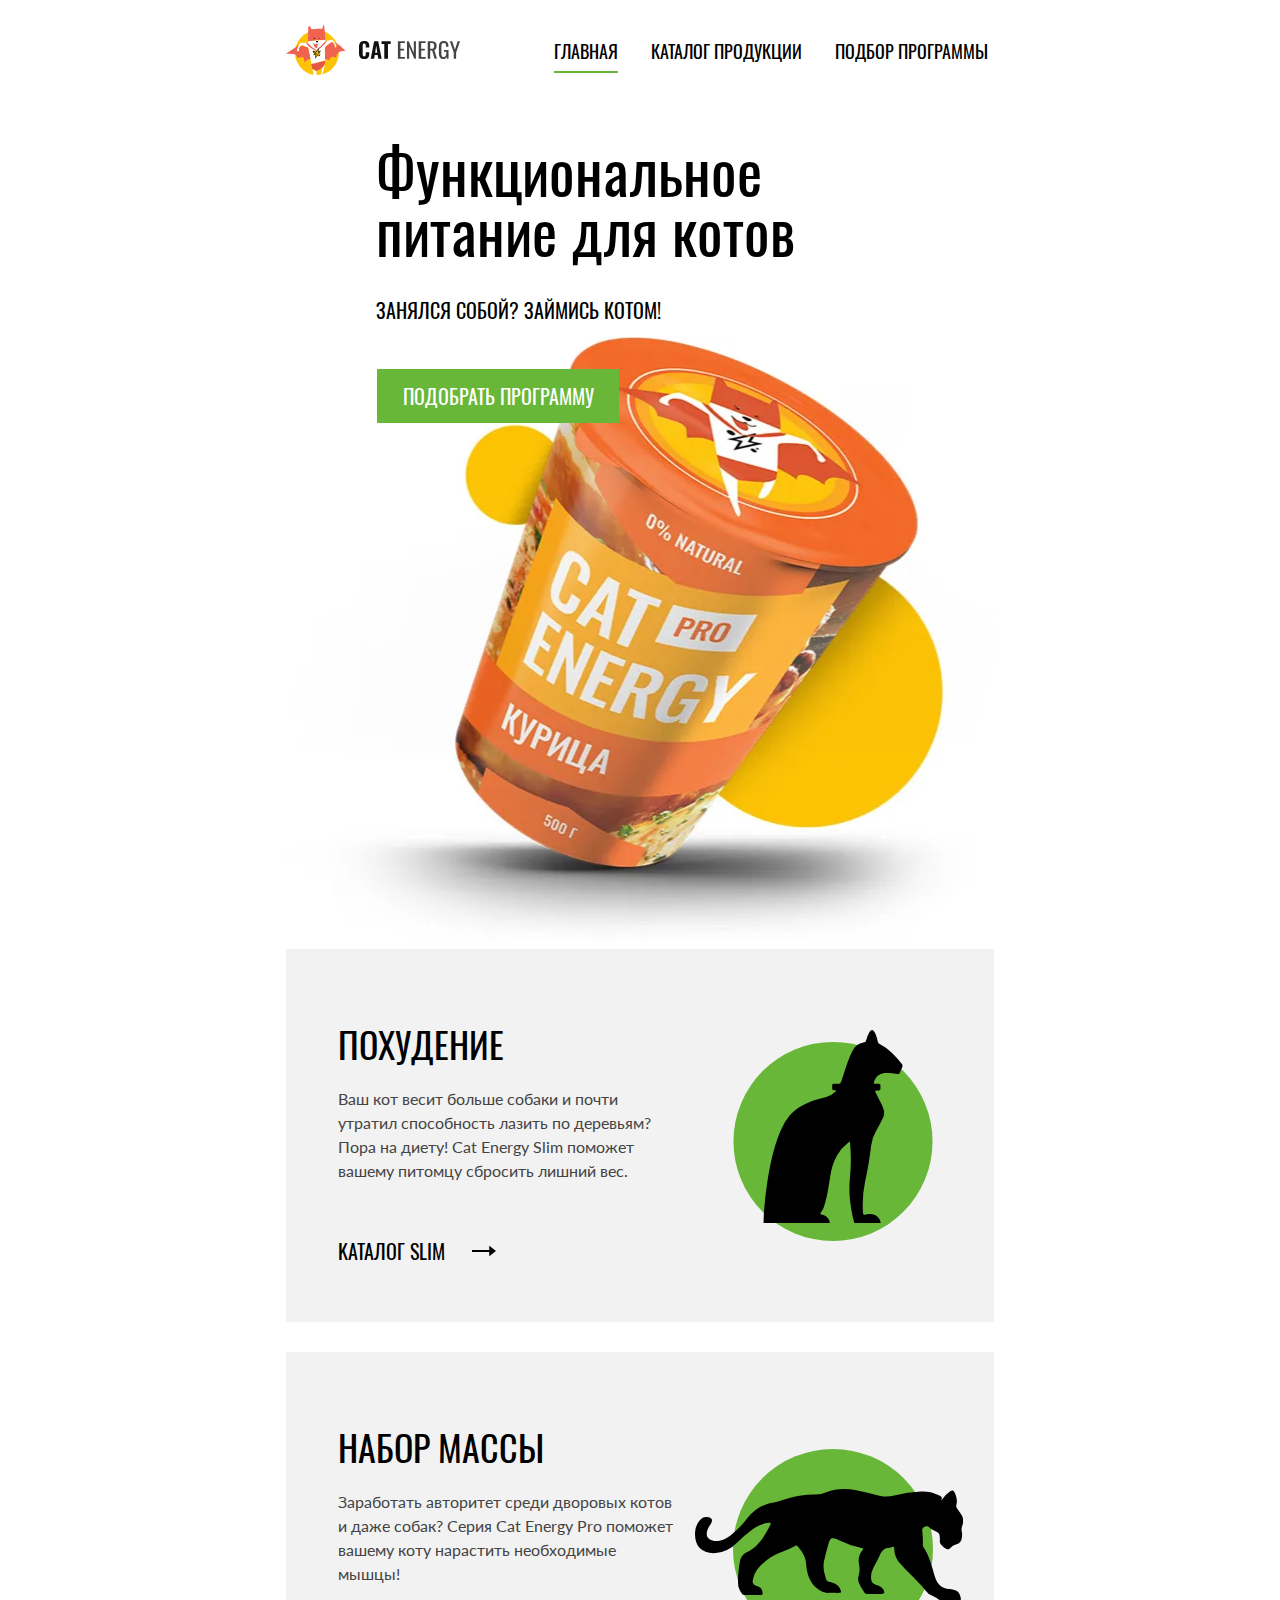
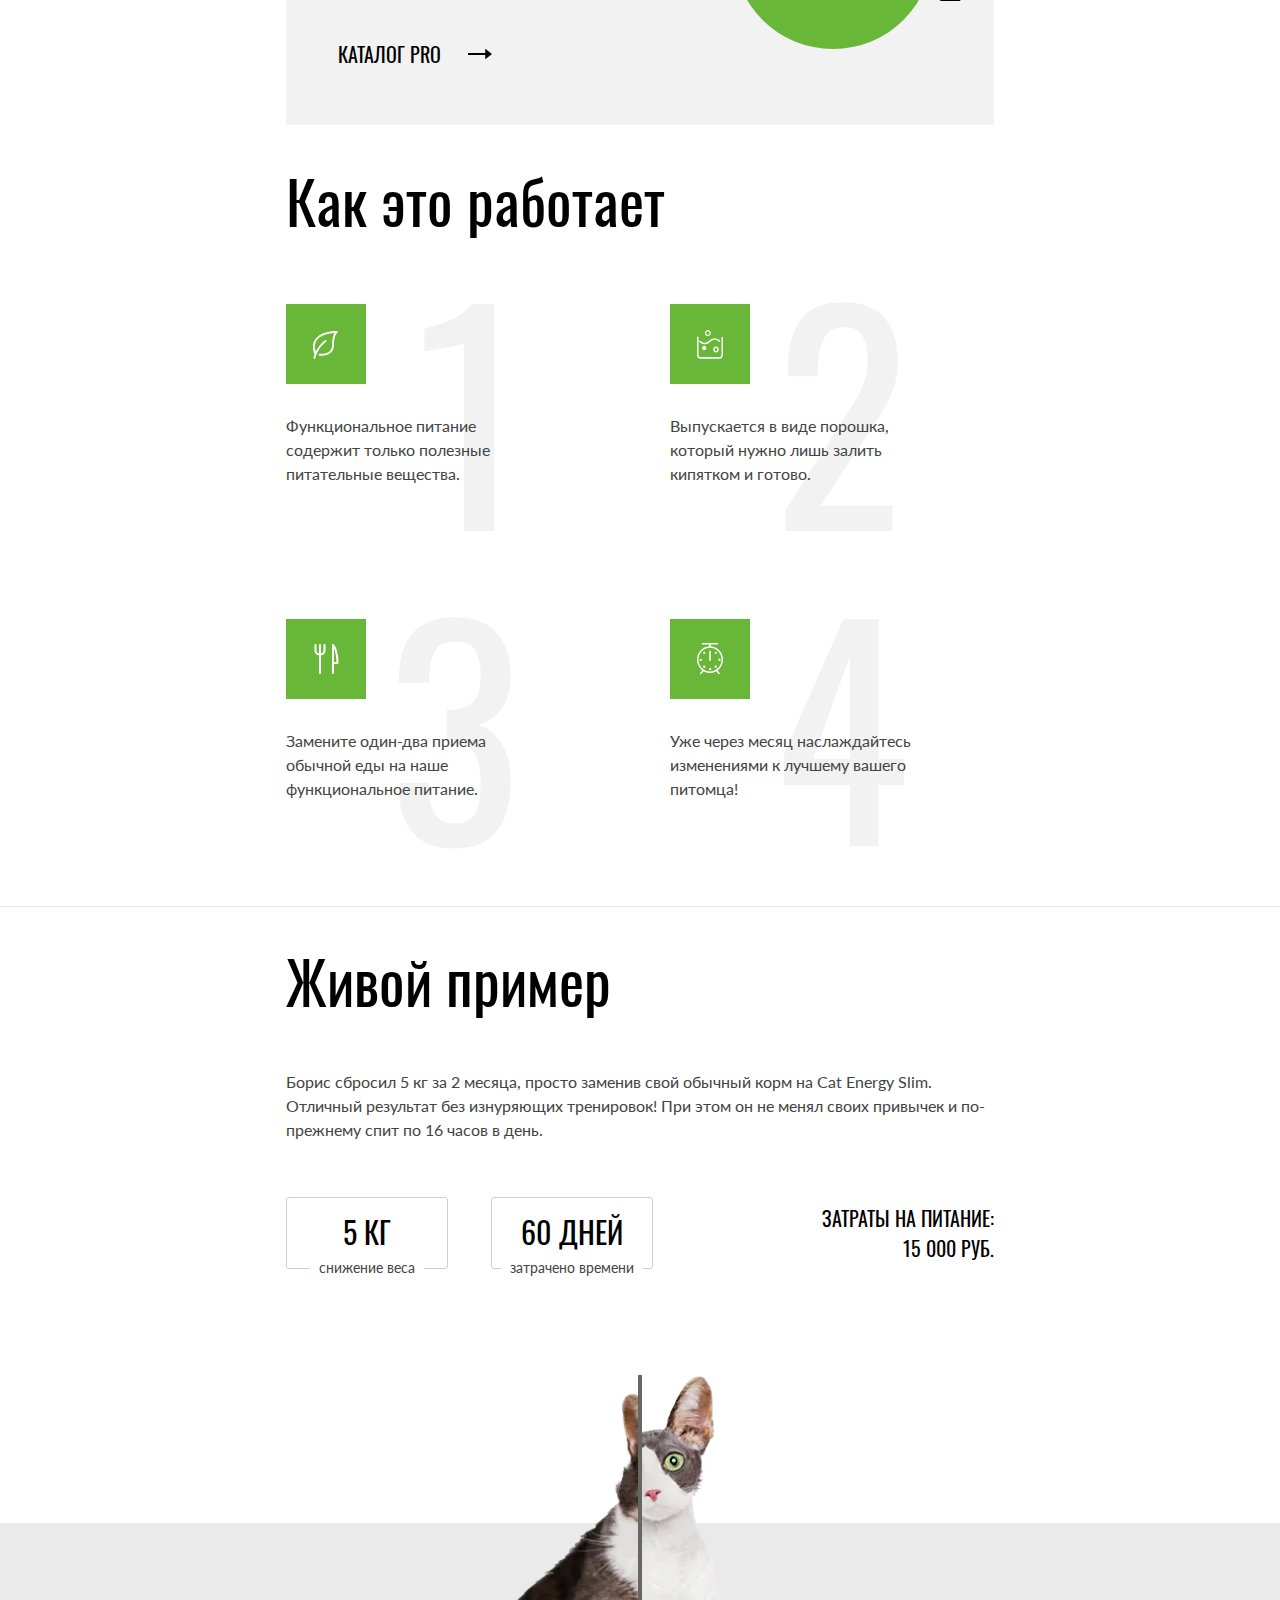
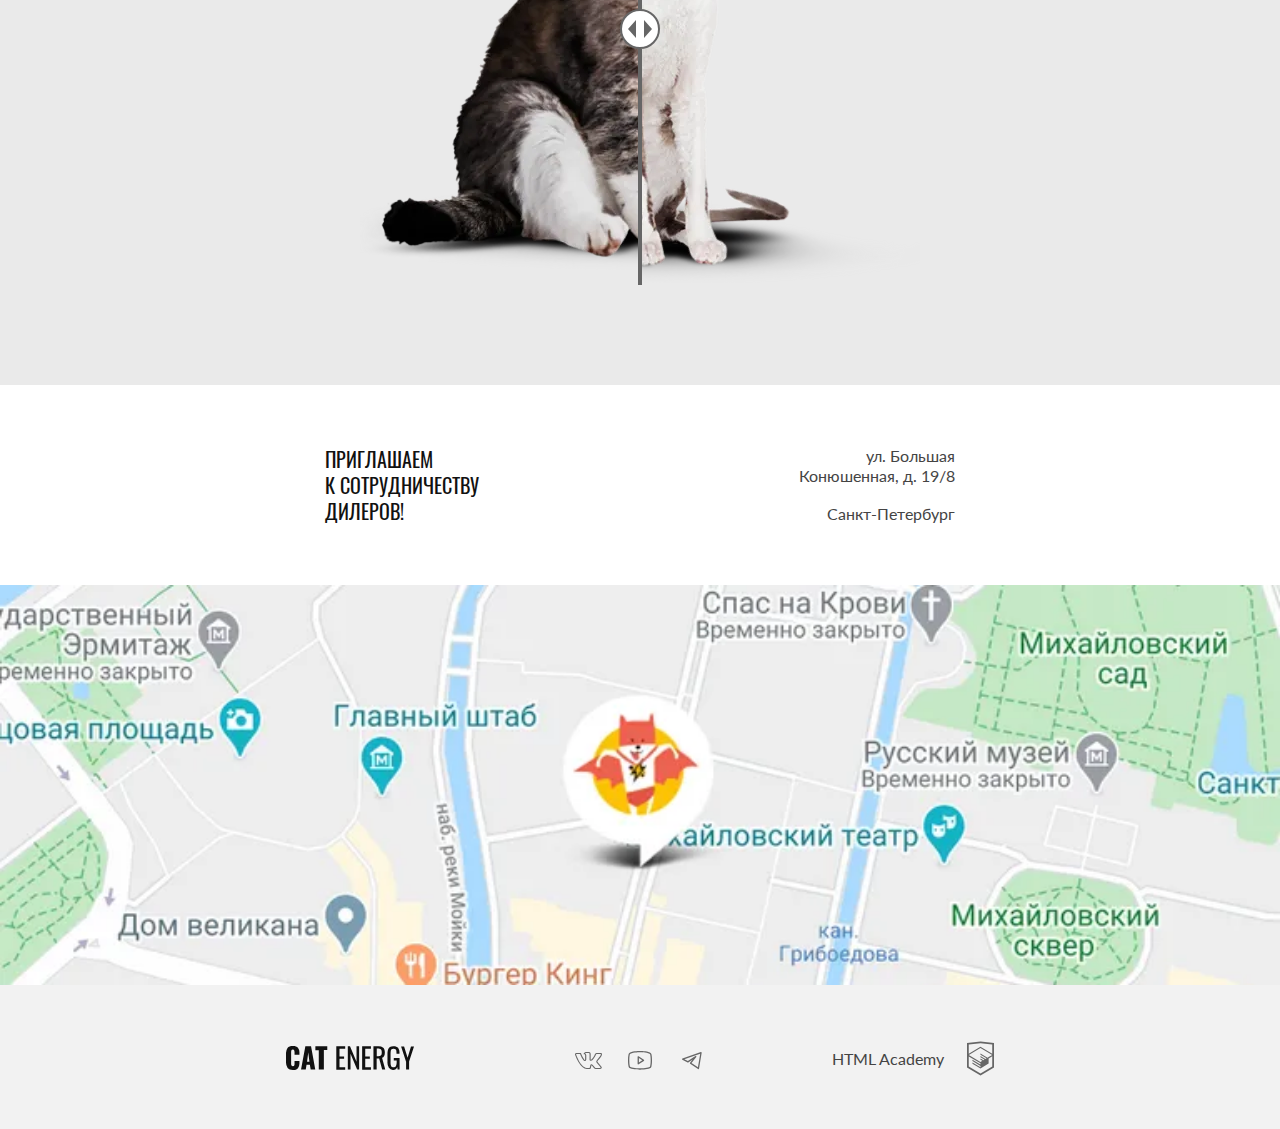
<file: 7/index.html>
<!DOCTYPE html><html class="page" lang="ru"><head><meta charset="UTF-8"><title>Cat Energy</title><link rel="icon" href="favicon.ico"><link rel="icon" href="favicons/icon.svg" type="image/svg+xml"><link rel="apple-touch-icon" href="favicons/apple.png"><link rel="manifest" href="manifest.webmanifest"><meta name="viewport" content="width=device-width,initial-scale=1"><link rel="stylesheet" href="styles/styles.css"><link rel="preload" as="font" href="fonts/lato/Lato-Regular.woff2" type="font/woff2" crossorigin="anonymous"><link rel="preload" as="font" href="fonts/lato/Lato-Regular.woff" type="font/woff" crossorigin="anonymous"><link rel="preload" as="font" href="fonts/oswald/oswaldregular.woff2" type="font/woff2" crossorigin="anonymous"><link rel="preload" as="font" href="fonts/oswald/oswaldregular.woff" type="font/woff" crossorigin="anonymous"><script src="scripts/index.js" defer="defer"></script><script src="scripts/slider.js" defer="defer"></script><script src="https://api-maps.yandex.ru/2.1/?apikey=b741650d-aeca-472d-a761-ce8550b60bb1&lang=ru_RU" defer="defer"></script></head><body class="page__body"><header class="main-header"><div class="main-header__container"><a class="main-header__logo logo" href="/"><picture><source width="70" height="59" type="image/svg+xml" media="(min-width: 1440px)" srcset="images/logo-desktop.svg"><source width="60" height="50" type="image/svg+xml" media="(min-width: 768px)" srcset="images/logo-tablet.svg"><img class="logo__picture" src="images/logo-mobile.svg" width="33" height="38" alt="Логотип Cat Energy"></picture><picture><source width="118" height="21" type="image/svg+xml" media="(min-width: 1440px)" srcset="images/logo-text-desktop.svg"><source width="101" height="18" type="image/svg+xml" media="(min-width: 768px)" srcset="images/logo-text-tablet.svg"><img class="logo__image" src="images/logo-text-mobile.svg" width="101" height="18" alt="Текст логотипа Cat Energy"></picture></a></div><nav class="main-nav main-nav--closed main-nav--nojs"><button class="main-nav__toggle" type="button" aria-label="Main nav"><span class="visually-hidden">Открыть меню</span></button><div class="main-nav__wrapper"><ul class="main-nav__list site-list main-nav__list--close"><li class="site-list__item site-list__item--active"><a class="main-nav__link main-nav__link--index main-nav__link--current" href="/">Главная</a></li><li class="site-list__item"><a class="main-nav__link main-nav__link--index" href="catalog.html">Каталог продукции</a></li><li class="site-list__item"><a class="main-nav__link main-nav__link--index" href="#">Подбор программы</a></li></ul></div></nav></header><main class="main-container"><section class="promo"><div class="promo__wrapper"><h1 class="promo__title title">Функциональное<br>питание для котов</h1><p class="promo__slogan">Занялся собой? Займись котом!</p></div><div class="container"><picture><source width="552" height="499" type="image/webp" media="(min-width: 1440px)" srcset="images/products/can-desktop@1x.webp, images/products/can-desktop@2x.webp 2x"><source width="709" height="609" type="image/webp" media="(min-width: 768px)" srcset="images/products/can-tablet@1x.webp, images/products/can-tablet@2x.webp 2x"><source type="image/webp" srcset="images/products/can-mobile@1x.webp, images/products/can-mobile@2x.webp 2x"><source width="552" height="499" type="image/png" media="(min-width: 1440px)" srcset="images/products/can-desktop@1x.png, images/products/can-desktop@2x.png 2x"><source width="709" height="609" type="image/jpeg" media="(min-width: 768px)" srcset="images/products/can-tablet@1x.jpg, images/products/can-tablet@2x.jpg 2x"><img class="promo__image" src="images/products/can-mobile@1x.png" width="280" height="270" srcset="images/products/can-mobile@2x.png 2x" alt="Упаковка еды для котов серии PRO"></picture><a class="promo__link button text-boxes" href="#">Подобрать программу</a></div></section><section class="programs container container-padding"><div class="programs__wrapper"><h2 class="visually-hidden">Программы питания</h2><ul class="programs__list"><li class="programs__item programs__item--loss"><h3 class="programs__title">Похудение</h3><p class="programs__description">Ваш кот весит больше собаки и почти утратил способность лазить по деревьям? Пора на диету! Cat Energy Slim поможет вашему питомцу сбросить лишний вес.</p><a class="programs__link" href="#">Kаталог slim <span class="programs__link-icon"></span></a></li><li class="programs__item programs__item--gain"><h3 class="programs__title programs__title--gain">Набор массы</h3><p class="programs__description">Заработать авторитет среди дворовых котов и даже собак? Серия Cat Energy Pro поможет вашему коту нарастить необходимые мышцы!</p><a class="programs__link" href="#">Каталог pro <span class="programs__link-icon"></span></a></li></ul></div></section><section class="guide container container-padding"><div class="guide__wrapper"><h2 class="guide__title title-second">Как это работает</h2><ul class="guide__list"><li class="guide__item guide__item--nutrients enumerator"><p class="guide__description">Функциональное питание содержит только полезные питательные вещества.</p></li><li class="guide__item guide__item--powder enumerator"><p class="guide__description">Выпускается в виде порошка, который нужно лишь залить кипятком и готово.</p></li><li class="guide__item guide__item--replacement enumerator"><p class="guide__description">Замените один-два приема обычной еды на наше функциональное питание.</p></li><li class="guide__item guide__item--change enumerator"><p class="guide__description">Уже через месяц наслаждайтесь изменениями к лучшему вашего питомца!</p></li></ul></div></section><section class="example"><div class="example__wrapper"><div class="example__background container container-padding"><h2 class="example__title title-second">Живой пример</h2><p class="example__text">Борис сбросил 5 кг за 2 месяца, просто заменив свой обычный корм на Cat Energy Slim. Отличный результат без изнуряющих тренировок! При этом он не менял своих привычек и по-прежнему спит по 16 часов в день.</p><div class="example__line"><div class="example__list"><dl class="example__discription"><dt class="example__value">5 КГ</dt><dd class="example__option">Cнижение веса</dd></dl><dl class="example__discription"><dt class="example__value">60 ДНЕЙ</dt><dd class="example__option">Затрачено времени</dd></dl></div><p class="example__cost">Затраты на питание: <span class="example__price">15 000 РУБ.</span></p></div></div><div class="slider"><div class="slider__container"><ul class="slider__images"><li class="slider__image slider__image--before"><picture><source type="image/webp" media="(min-width: 768px)" srcset="images/slider/cat-before-tablet-desktop@1x.webp, images/slider/cat-before-tablet-desktop@2x.webp 2x" width="560" height="512"><source type="image/webp" srcset="images/slider/cat-before-mobile@1x.webp, images/slider/cat-before-mobile@2x.webp 2x"><source type="image/png" media="(min-width: 768px)" srcset="images/slider/cat-before-tablet-desktop@1x.png, images/slider/cat-before-tablet-desktop@2x.png 2x" width="560" height="512"><img class="slider__before" src="images/slider/cat-before-mobile@1x.png" srcset="images/slider/cat-before-mobile@2x.png 2x" alt="Кот до приема cat Energy" width="280" height="256"></picture></li><li class="slider__image slider__image--after"><picture><source type="image/webp" media="(min-width: 768px)" srcset="images/slider/cat-after-tablet-desktop@1x.webp, images/slider/cat-after-tablet-desktop@2x.webp 2x" width="560" height="512"><source type="image/webp" srcset="images/slider/cat-after-mobile@1x.webp, images/slider/cat-after-mobile@2x.webp 2x"><source type="image/png" media="(min-width: 768px)" srcset="images/slider/cat-after-tablet-desktop@1x.png, images/slider/cat-after-tablet-desktop@2x.png 2x" width="560" height="512"><img class="slider__after" src="images/slider/cat-after-mobile@1x.png" srcset="images/slider/cat-after-mobile@2x.png 2x" alt="Кот после приема cat Energy" width="280" height="256"></picture></li></ul><div class="slider__input"><button class="slider__button" type="button"><span class="visually-hidden">Посмотреть изменения</span></button></div></div></div></div></section></main><footer class="main-footer"><section class="contacts"><h2 class="visually-hidden">Контакты</h2><div class="contacts__wrapper container container-padding"><div class="contacts__content"><p class="contacts__slogan text-boxes">Приглашаем <span class="line-break-span">к сотрудничеству</span> дилеров!</p><address class="contacts__address">ул. Большая <span class="line-break-span">Конюшенная, д. 19/8</span> <span class="contacts__city">Санкт-Петербург</span></address></div></div><div class="contacts__map" id="map" style="width:100%; height:400px"></div></section><div class="main-footer__wrapper container container-padding"><a class="main-footer__logo logo" href="/" aria-label="Логотип Cat Energy"><img class="logo__text" src="images/logo-text.svg" width="128" height="24" alt="Товарный знак компании Cat Energy"></a><div class="main-footer__social social"><ul class="social__list"><li class="social__item"><a class="social__link social__link--vkontakte" href="https://vk.com/htmlacademy" target="_blank" rel="noreferrer noopener" aria-label="Vkontakte"></a></li><li class="social__item"><a class="social__link social__link--youtube" href="https://www.youtube.com/user/htmlacademyru" target="_blank" rel="noreferrer noopener" aria-label="Youtube"></a></li><li class="social__item"><a class="social__link social__link--telegram" href="https://t.me/htmlacademy" target="_blank" rel="noreferrer noopener" aria-label="Telegram"></a></li></ul></div><div class="main-footer__copyright copyright"><a class="copyright__link" href="https://htmlacademy.ru/intensive/adaptive" target="_blank" rel="noreferrer noopener"><span>HTML Academy</span> <svg class="copyright__link-logo" width="27" height="35" viewBox="0 0 27 35" fill="currentColor" xmlns="http://www.w3.org/2000/svg"><path d="M13.6426 0.515754L13.5 0.5L0 1.90733V26.5129L13.5 34.5L27 26.5129V1.90733L13.6426 0.515754ZM25.2344 25.5151L13.5 32.4573L1.76561 25.5151V15.4293L13.4507 22.3451L13.4701 23.5984L5.45351 18.8548L5.44295 20.0801L13.4894 24.8885L13.5088 26.175L5.46408 21.4174L5.45351 22.6427L13.5 27.4511L21.6239 22.6182V21.3929V17.409L25.2432 15.2595L25.2344 25.5151ZM25.2344 13.9519L22.0147 15.8319L20.5325 16.7071L13.4666 12.5201L13.456 13.7454L19.4957 17.318L19.4429 17.3495L19.3126 17.4247L18.4536 17.9166L13.4666 14.9689L13.456 16.1942L17.3921 18.5222L16.4591 19.1314L16.438 19.1436L13.4666 17.402L13.456 18.6273L15.4029 19.7615L13.4155 20.9483L1.7973 14.0762L13.4349 7.11831L25.2344 13.9519ZM25.2344 12.7266L13.4401 5.81075L1.76561 12.7196V3.4897L13.5 2.26442L25.2344 3.4897V12.7266Z"/></svg></a></div></div></footer><script src="scripts/script.js"></script></body></html>
</file>
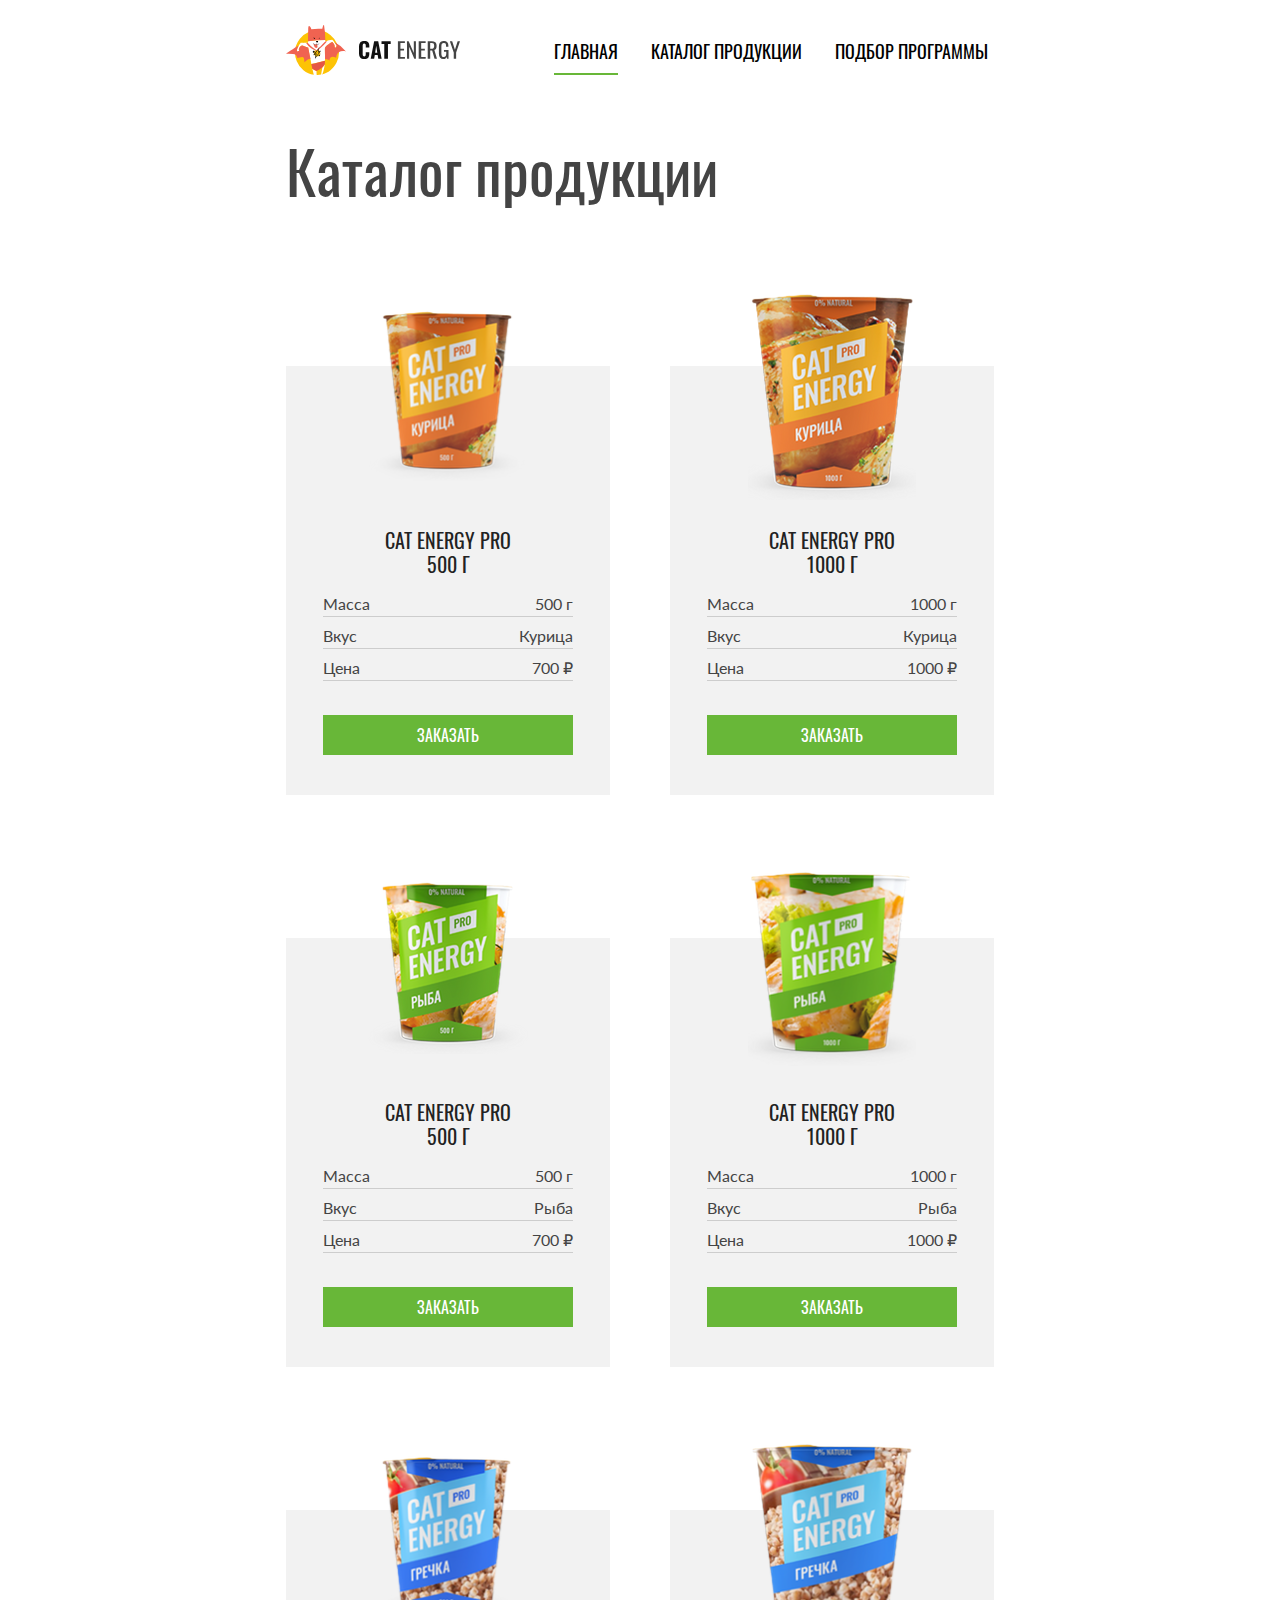
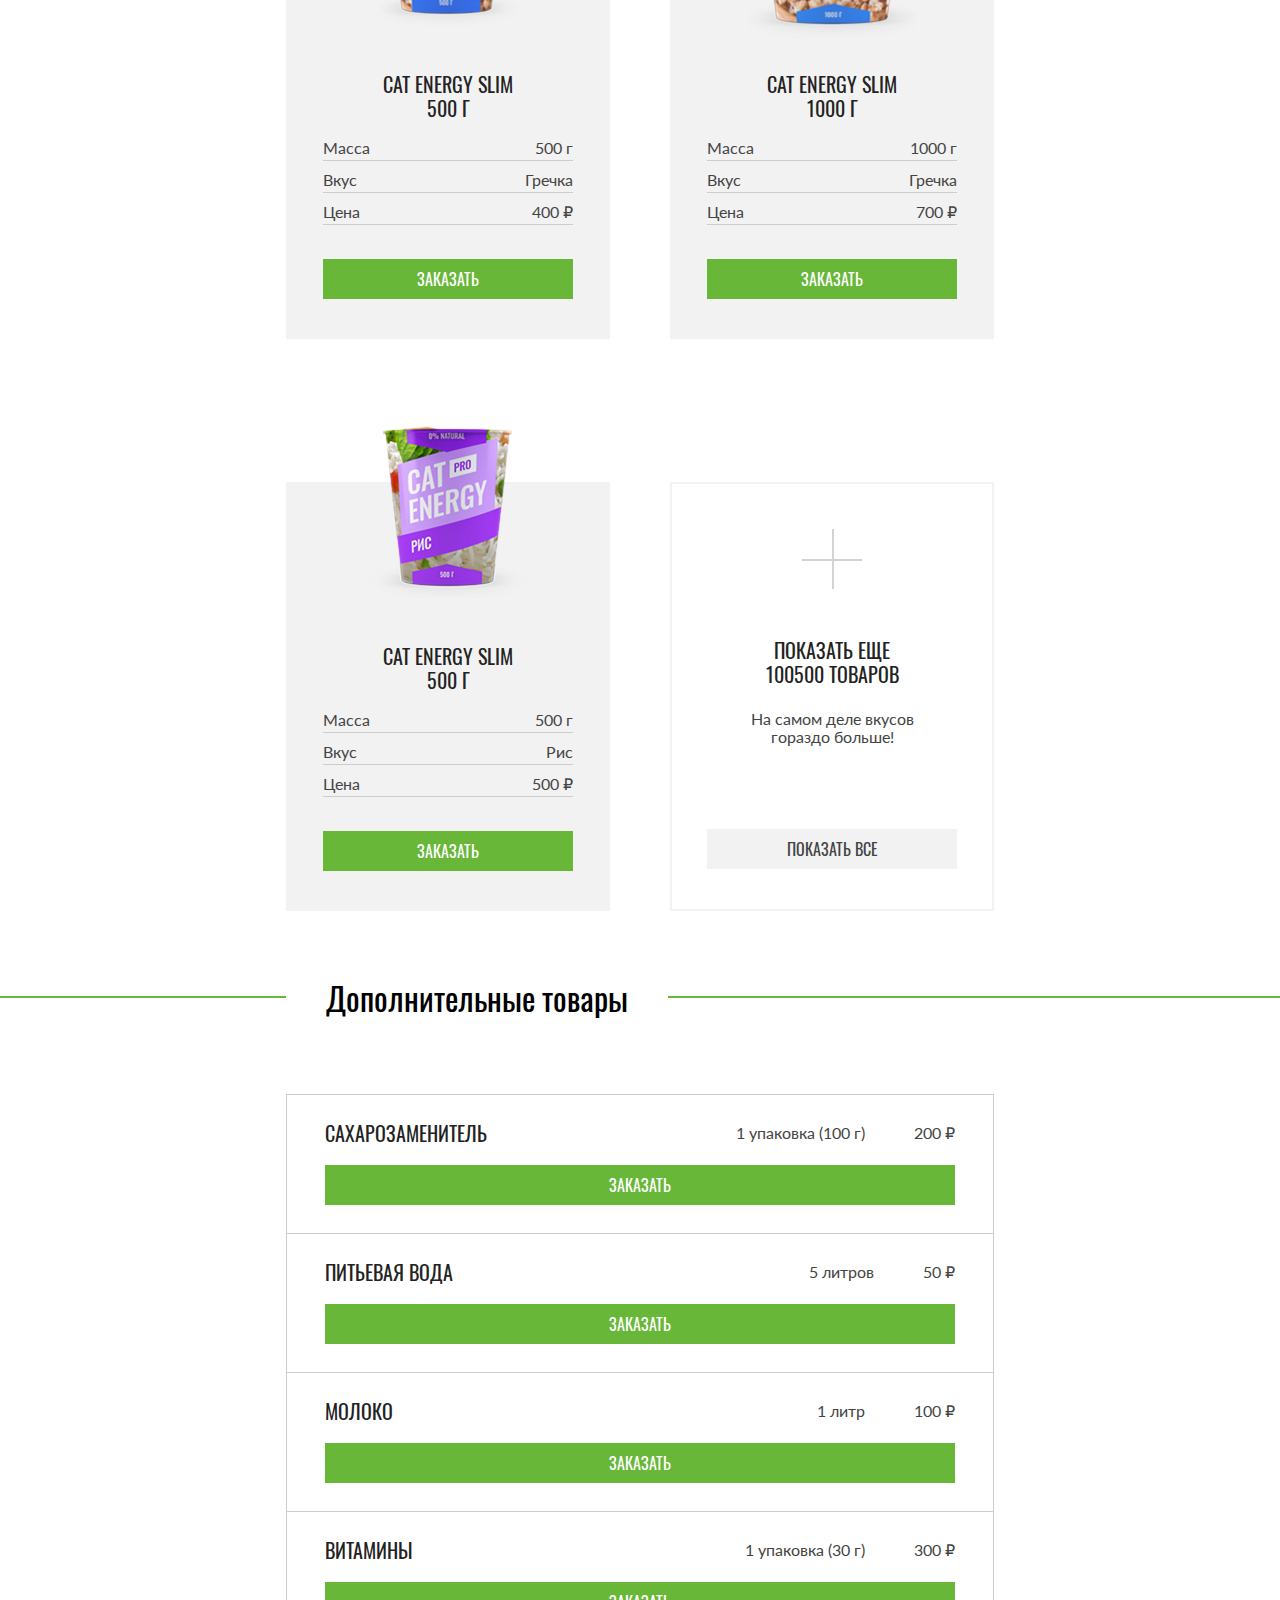
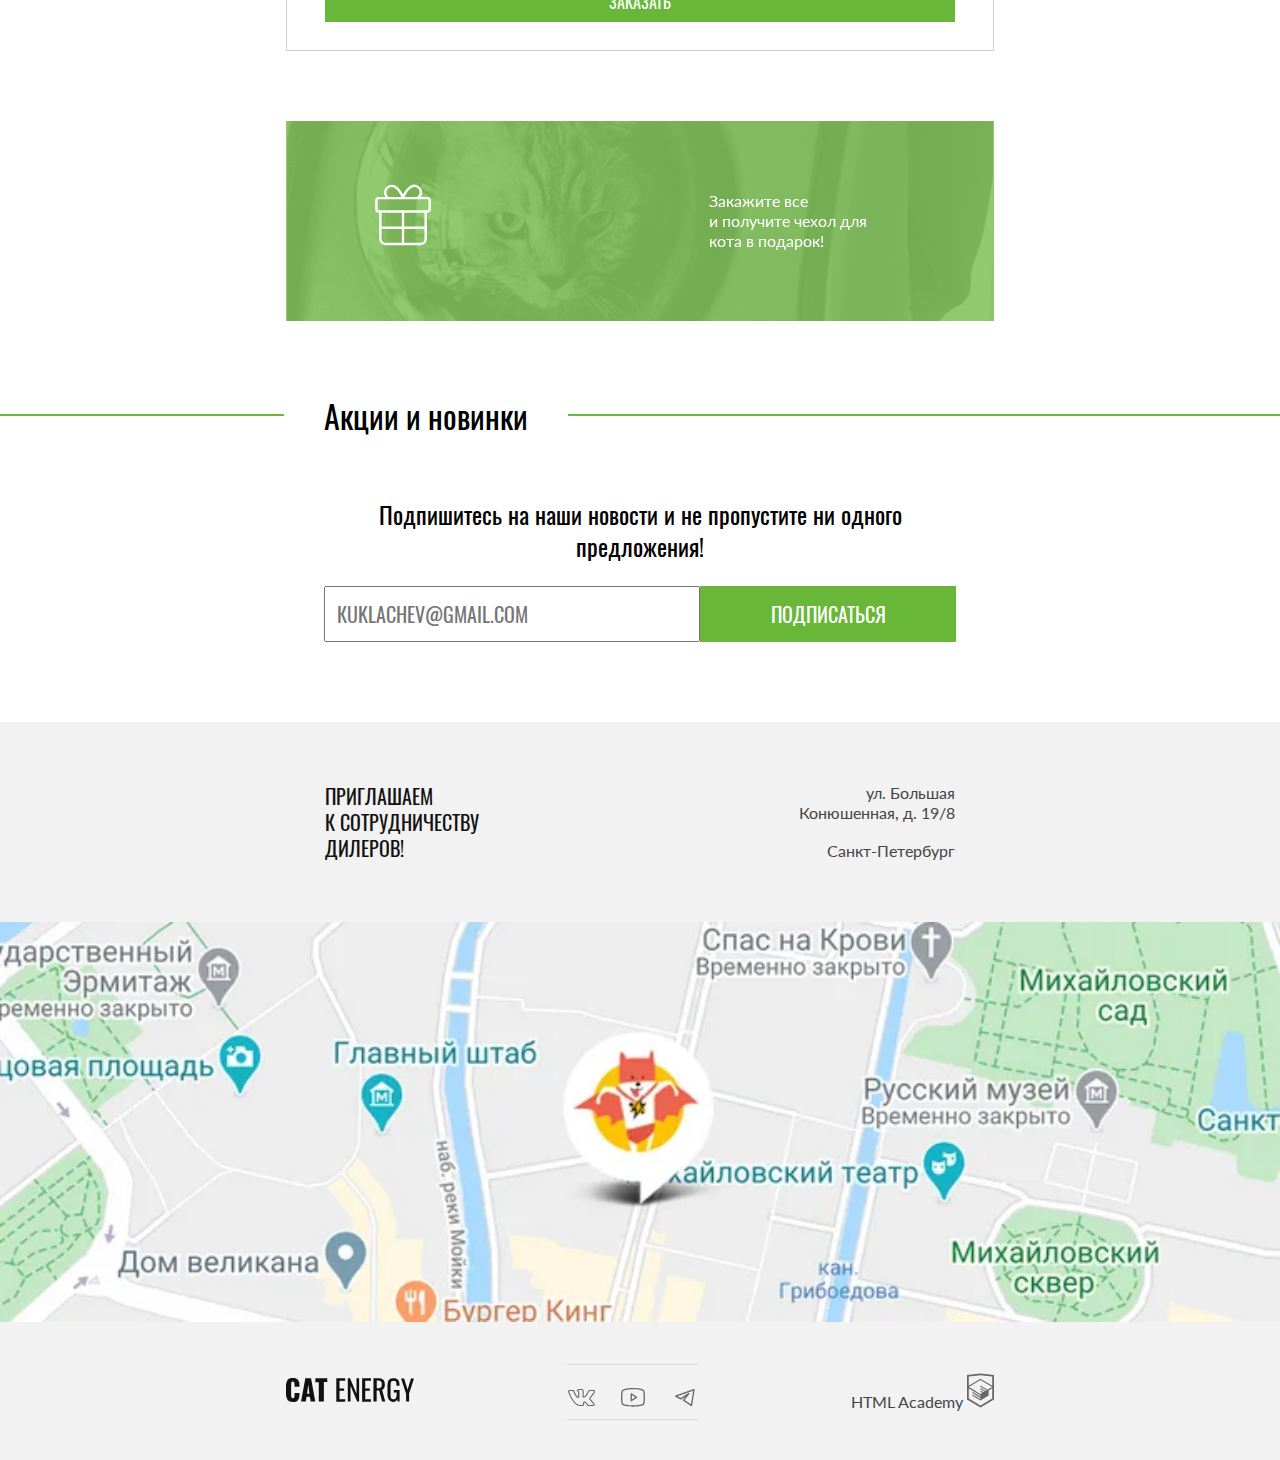
<file: 2/catalog.html>
<!DOCTYPE html><html class="page" lang="ru"><head><meta charset="UTF-8"><title>Каталог Cat Energy</title><link rel="icon" href="favicon.ico"><link rel="icon" href="favicons/icon.svg" type="image/svg+xml"><link rel="apple-touch-icon" href="favicons/apple.png"><link rel="manifest" href="manifest.webmanifest"><meta name="viewport" content="width=device-width,initial-scale=1"><link rel="stylesheet" href="styles/styles.css"><script src="scripts/index.js" defer="defer"></script><script src="scripts/slider.js" defer="defer"></script><script src="https://api-maps.yandex.ru/2.1/?apikey=b741650d-aeca-472d-a761-ce8550b60bb1&lang=ru_RU" defer="defer"></script></head><body class="page__body"><header class="main-header"><div class="main-header__container"><a class="main-header__logo logo" href="/"><picture><source width="70" height="59" type="image/svg+xml" media="(min-width: 1440px)" srcset="images/logo-desktop.svg"><source width="60" height="50" type="image/svg+xml" media="(min-width: 768px)" srcset="images/logo-tablet.svg"><img class="logo__picture" src="images/logo-mobile.svg" width="33" height="38" alt="Логотип Cat Energy"></picture></a><a class="main-header__logo-text logo" href="/"><picture><source width="118" height="21" type="image/svg+xml" media="(min-width: 1440px)" srcset="images/logo-text-desktop.svg"><source width="101" height="18" type="image/svg+xml" media="(min-width: 768px)" srcset="images/logo-text-tablet.svg"><img class="logo__image" src="images/logo-text-mobile.svg" width="101" height="18" alt="Текст логотипа Cat Energy"></picture></a></div><nav class="main-nav main-nav--closed main-nav--nojs"><button class="main-nav__toggle" type="button" aria-label="Main nav"><span class="visually-hidden">Открыть меню</span></button><div class="main-nav__wrapper"><ul class="main-nav__list site-list main-nav__list--close"><li class="site-list__item site-list__item--active"><a class="main-nav__link main-nav__link--index" href="/">Главная</a></li><li class="site-list__item"><a class="main-nav__link main-nav__link--index main-nav__link--current" href="catalog.html">Каталог продукции</a></li><li class="site-list__item"><a class="main-nav__link main-nav__link--index" href="#">Подбор программы</a></li></ul></div></nav></header><main class="catalog-container"><section class="basic-products"><h1 class="catalog-container__title title container container-padding">Каталог продукции</h1><h2 class="visually-hidden">Основные товары</h2><div class="basic-products__wrapper"><ul class="basic-products__list cards"><li class="cards__item"><div class="cards__wrapper container container-padding"><a class="cards__link-image" href="#" aria-label="Страница товара"><picture><source width="161" height="172" type="image/png" media="(min-width: 768px)" srcset="images/products/catalog-1-tablet@1x.png, images/products/catalog-1-tablet@2x.png 2x"><img class="cards__image" src="images/products/catalog-1-mobile@1x.jpg" width="68" height="86" srcset="images/products/catalog-1-mobile@2x.jpg 2x" alt="Курица Cat Energy PRO 500 г"></picture></a><div class="cards__text"><a class="cards__link-text" href="#"><h3 class="cards__title text-boxes">Cat Energy PRO 500 г</h3></a><dl class="cards__description"><dt class="cards__option text-description">Масса</dt><dd class="cards__value text-description">500 г</dd><dt class="cards__option text-description">Вкус</dt><dd class="cards__value text-description">Курица</dd><dt class="cards__option text-description">Цена</dt><dd class="cards__value text-description">700 ₽</dd></dl></div><a class="cards__button button text-boxes" href="#">Заказать</a></div></li><li class="cards__item"><div class="cards__wrapper container container-padding"><a class="cards__link-image" href="#" aria-label="Страница товара"><picture><source width="168" height="206" type="image/png" media="(min-width: 768px)" srcset="images/products/catalog-2-tablet@1x.png, images/products/catalog-2-tablet@2x.png 2x"><img class="cards__image" src="images/products/catalog-2-mobile@1x.jpg" width="84" height="100" srcset="images/products/catalog-2-mobile@2x.jpg 2x" alt="Курица Cat Energy PRO 500 г"></picture></a><div class="cards__text"><a class="cards__link-text" href="#"><h3 class="cards__title text-boxes">Cat Energy PRO 1000 г</h3></a><dl class="cards__description"><dt class="cards__option text-description">Масса</dt><dd class="cards__value text-description">1000 г</dd><dt class="cards__option text-description">Вкус</dt><dd class="cards__value text-description">Курица</dd><dt class="cards__option text-description">Цена</dt><dd class="cards__value text-description">1000 ₽</dd></dl></div><a class="cards__button button text-boxes" href="#">Заказать</a></div></li><li class="cards__item"><div class="cards__wrapper container container-padding"><a class="cards__link-image" href="#" aria-label="Страница товара"><picture><source width="163" height="174" type="image/png" media="(min-width: 768px)" srcset="images/products/catalog-3-desktop@1x.png, images/products/catalog-3-desktop@2x.png 2x"><img class="cards__image" src="images/products/catalog-3-mobile@1x.jpg" width="68" height="78" srcset="images/products/catalog-3-mobile@2x.jpg 2x" alt="Курица Cat Energy PRO 500 г"></picture></a><div class="cards__text"><a class="cards__link-text" href="#"><h3 class="cards__title text-boxes">Cat Energy PRO 500 г</h3></a><dl class="cards__description"><dt class="cards__option text-description">Масса</dt><dd class="cards__value text-description">500 г</dd><dt class="cards__option text-description">Вкус</dt><dd class="cards__value text-description">Рыба</dd><dt class="cards__option text-description">Цена</dt><dd class="cards__value text-description">700 ₽</dd></dl></div><a class="cards__button button text-boxes" href="#">Заказать</a></div></li><li class="cards__item"><div class="cards__wrapper container container-padding"><a class="cards__link-image" href="#" aria-label="Страница товара"><picture><source width="168" height="200" type="image/png" media="(min-width: 768px)" srcset="images/products/catalog-4-desktop@1x.png, images/products/catalog-4-desktop@2x.png 2x"><img class="cards__image" src="images/products/catalog-4-mobile@1x.jpg" width="84" height="100" srcset="images/products/catalog-4-mobile@2x.jpg 2x" alt="Курица Cat Energy PRO 500 г"></picture></a><div class="cards__text"><a class="cards__link-text" href="#"><h3 class="cards__title text-boxes">Cat Energy PRO 1000 г</h3></a><dl class="cards__description"><dt class="cards__option text-description">Масса</dt><dd class="cards__value text-description">1000 г</dd><dt class="cards__option text-description">Вкус</dt><dd class="cards__value text-description">Рыба</dd><dt class="cards__option text-description">Цена</dt><dd class="cards__value text-description">1000 ₽</dd></dl></div><a class="cards__button button text-boxes" href="#">Заказать</a></div></li><li class="cards__item"><div class="cards__wrapper container container-padding"><a class="cards__link-image" href="#" aria-label="Страница товара"><picture><source width="161" height="171" type="image/png" media="(min-width: 768px)" srcset="images/products/catalog-5-desktop@1x.png, images/products/catalog-5-desktop@2x.png 2x"><img class="cards__image" src="images/products/catalog-5-mobile@1x.jpg" width="68" height="78" srcset="images/products/catalog-5-mobile@2x.jpg 2x" alt="Курица Cat Energy PRO 500 г"></picture></a><div class="cards__text"><a class="cards__link-text" href="#"><h3 class="cards__title text-boxes">Cat Energy SLIM 500 г</h3></a><dl class="cards__description"><dt class="cards__option text-description">Масса</dt><dd class="cards__value text-description">500 г</dd><dt class="cards__option text-description">Вкус</dt><dd class="cards__value text-description">Гречка</dd><dt class="cards__option text-description">Цена</dt><dd class="cards__value text-description">400 ₽</dd></dl></div><a class="cards__button button text-boxes" href="#">Заказать</a></div></li><li class="cards__item"><div class="cards__wrapper container container-padding"><a class="cards__link-image" href="#" aria-label="Страница товара"><picture><source width="168" height="200" type="image/png" media="(min-width: 768px)" srcset="images/products/catalog-6-desktop@1x.png, images/products/catalog-6-desktop@2x.png 2x"><img class="cards__image" src="images/products/catalog-6-mobile@1x.jpg" width="84" height="100" srcset="images/products/catalog-6-mobile@2x.jpg 2x" alt="Курица Cat Energy PRO 500 г"></picture></a><div class="cards__text"><a class="cards__link-text" href="#"><h3 class="cards__title text-boxes">Cat Energy SLIM 1000 г</h3></a><dl class="cards__description"><dt class="cards__option text-description">Масса</dt><dd class="cards__value text-description">1000 г</dd><dt class="cards__option text-description">Вкус</dt><dd class="cards__value text-description">Гречка</dd><dt class="cards__option text-description">Цена</dt><dd class="cards__value text-description">700 ₽</dd></dl></div><a class="cards__button button text-boxes" href="#">Заказать</a></div></li><li class="cards__item"><div class="cards__wrapper"><a class="cards__link-image" href="#" aria-label="Страница товара"><picture><source width="163" height="174" type="image/png" media="(min-width: 768px)" srcset="images/products/catalog-7-desktop@1x.png, images/products/catalog-7-desktop@2x.png 2x"><img class="cards__image" src="images/products/catalog-7-mobile@1x.jpg" width="72" height="84" srcset="images/products/catalog-7-mobile@2x.jpg 2x" alt="Курица Cat Energy PRO 500 г"></picture></a><div class="cards__text"><a class="cards__link-text" href="#"><h3 class="cards__title text-boxes">Cat Energy SLIM 500 г</h3></a><dl class="cards__description"><dt class="cards__option text-description">Масса</dt><dd class="cards__value text-description">500 г</dd><dt class="cards__option text-description">Вкус</dt><dd class="cards__value text-description">Рис</dd><dt class="cards__option text-description">Цена</dt><dd class="cards__value text-description">500 ₽</dd></dl></div><a class="cards__button button text-boxes" href="#">Заказать</a></div></li><li class="cards__item cards__item--more"><div class="cards__item-more container container-padding"><h3 class="cards__title cards__title--more text-boxes">Показать еще 100500 товаров</h3><p class="cards__explanation text-description">На самом деле вкусов гораздо больше!</p><a class="cards__button button cards__button--more text-boxes" href="#">Показать все</a></div></li></ul></div></section><section class="extra-products container container-padding"><h2 class="extra-products__title title-addition">Дополнительные товары</h2><ul class="extra-products__list list"><li class="list__item"><h3 class="list__title">Сахарозаменитель</h3><div class="list__text"><span class="list__description">1 упаковка (100 г)</span> <span class="list__price">200 ₽</span></div><a class="list__link button text-boxes" href="#">Заказать</a></li><li class="list__item"><h3 class="list__title">Питьевая вода</h3><div class="list__text"><span class="list__description">5 литров</span> <span class="list__price">50 ₽</span></div><a class="list__link button text-boxes" href="#">Заказать</a></li><li class="list__item"><h3 class="list__title">Молоко</h3><div class="list__text"><span class="list__description">1 литр</span> <span class="list__price">100 ₽</span></div><a class="list__link button text-boxes" href="#">Заказать</a></li><li class="list__item"><h3 class="list__title">Витамины</h3><div class="list__text"><span class="list__description">1 упаковка (30 г)</span> <span class="list__price">300 ₽</span></div><a class="list__link button text-boxes" href="#">Заказать</a></li></ul><div class="extra-products__gift"><h3 class="visually-hidden">Специальное предложение!</h3><p class="extra-products__gift-description">Закажите все<br>и получите чехол для<br>кота в подарок!</p></div></section><section class="promotions container container-padding"><h2 class="promotions__title title-addition">Акции и новинки</h2><p class="promotions__newsletter text-addition">Подпишитесь на наши новости и не пропустите ни одного предложения!</p><form class="newsletter-form" action="https://echo.htmlacademy.ru" method="post"><label class="visually-hidden" for="newsletter-email">Email</label> <input class="newsletter-form__field" placeholder="кuklachev@gmail.com" type="email" id="newsletter-email" name="newsletter-email" required> <button class="newsletter-form__button button" type="submit">Подписаться</button></form></section></main><footer class="main-footer"><section class="contacts contacts--background"><h2 class="visually-hidden">Контакты</h2><div class="contacts__wrapper container container-padding"><div class="contacts__content contacts__content--background"><p class="contacts__slogan text-boxes">Приглашаем <span class="line-break-span">к сотрудничеству</span> дилеров!</p><address class="contacts__address">ул. Большая <span class="line-break-span">Конюшенная, д. 19/8</span> <span class="contacts__city">Санкт-Петербург</span></address></div></div><div class="contacts__map" id="map" style="width:100%; height:400px"></div></section><div class="main-footer__wrapper container container-padding"><a class="main-footer__logo logo" href="/" aria-label="Логотип Cat Energy"><img class="logo__text" src="images/logo-text.svg" width="128" height="24" alt="Товарный знак компании Cat Energy"></a><div class="main-footer__social social"><ul class="social__list"><li class="social__item"><a class="social__link social__link--vkontakte" href="https://vk.com/htmlacademy" target="_blank" rel="noreferrer noopener" aria-label="Vkontakte"></a></li><li class="social__item"><a class="social__link social__link--youtube" href="https://www.youtube.com/user/htmlacademyru" target="_blank" rel="noreferrer noopener" aria-label="Youtube"></a></li><li class="social__item"><a class="social__link social__link--telegram" href="https://t.me/htmlacademy" target="_blank" rel="noreferrer noopener" aria-label="Telegram"></a></li></ul></div><div class="main-footer__copyright copyright"><a class="copyright__link" href="https://htmlacademy.ru/intensive/adaptive" target="_blank" rel="noreferrer noopener">HTML Academy <svg width="27" height="35" viewBox="0 0 27 35" fill="none" xmlns="http://www.w3.org/2000/svg"><path d="M13.6426 0.515754L13.5 0.5L0 1.90733V26.5129L13.5 34.5L27 26.5129V1.90733L13.6426 0.515754ZM25.2344 25.5151L13.5 32.4573L1.76561 25.5151V15.4293L13.4507 22.3451L13.4701 23.5984L5.45351 18.8548L5.44295 20.0801L13.4894 24.8885L13.5088 26.175L5.46408 21.4174L5.45351 22.6427L13.5 27.4511L21.6239 22.6182V21.3929V17.409L25.2432 15.2595L25.2344 25.5151ZM25.2344 13.9519L22.0147 15.8319L20.5325 16.7071L13.4666 12.5201L13.456 13.7454L19.4957 17.318L19.4429 17.3495L19.3126 17.4247L18.4536 17.9166L13.4666 14.9689L13.456 16.1942L17.3921 18.5222L16.4591 19.1314L16.438 19.1436L13.4666 17.402L13.456 18.6273L15.4029 19.7615L13.4155 20.9483L1.7973 14.0762L13.4349 7.11831L25.2344 13.9519ZM25.2344 12.7266L13.4401 5.81075L1.76561 12.7196V3.4897L13.5 2.26442L25.2344 3.4897V12.7266Z" fill="#666666"/></svg></a></div></div></footer><script src="scripts/script.js"></script></body></html>
</file>
<file: styles/styles.css>
.header{color:#fff;background-color:#639;padding:10px 15px}
</file>
<file: 2/styles/styles.css>
@font-face{font-family:Lato;font-weight:400;font-style:normal;font-display:swap;src:url(../fonts/lato/Lato-Regular.woff2)format("woff2")}@font-face{font-family:Oswald;font-weight:400;font-style:normal;font-display:swap;src:url(../fonts/oswald/oswaldregular.woff2)format("woff2")}*,:before,:after{box-sizing:border-box}body{color:#444;margin:0;font-family:Lato,Arial,sans-serif;font-size:14px;line-height:18px;position:relative}img{object-fit:contain}a{text-decoration:none}.line-break-span{display:block}@media (width>=768px){.border-line{border-bottom:1px solid #e6e6e6;margin-bottom:22px;box-shadow:100vw 0 #e6e6e6}}@media (width>=1440px){.border-line{border:none}}.visually-hidden{white-space:nowrap;-webkit-clip-path:inset(100%);clip-path:inset(100%);border:0;width:1px;height:1px;margin:-1px;padding:0;position:absolute;overflow:hidden}.button{color:#fff;text-align:center;background-color:#68b738;border:none;min-width:280px;padding:10px}@media (width>=768px){.main-header{gap:94px;max-width:768px;margin:0 auto;padding:0 30px;display:flex}}@media (width>=1440px){.main-header{justify-content:space-between;align-items:center;max-width:1440px;padding:31px 110px}}.main-header__container{max-width:320px;margin:0 auto;position:relative}@media (width>=768px){.main-header__container{align-items:center;max-width:200px;margin:25px 0 0;display:flex}}.main-header__logo{margin-left:10px;margin-right:42px;padding-left:10px;padding-right:10px;display:inline-flex}@media (width>=768px){.main-header__logo{margin:0 13px 0 0;padding:0}}@media (width>=1440px){.main-header__logo{height:59px}}.main-header__logo img{width:33px;height:65px}@media (width>=768px){.main-header__logo img{width:60px;height:50px}}@media (width>=1440px){.main-header__logo img{width:70px;height:59px}}.main-header__logo-text{display:inline-flex}.main-header__logo-text img{width:101px;height:65px}@media (width>=768px){.main-header__logo-text img{height:18px}}@media (width>=1440px){.main-header__logo-text img{width:118px;height:21px}}.container{max-width:320px;margin:0 auto;position:relative}@media (width>=768px){.container{max-width:768px}}@media (width>=1440px){.container{max-width:1440px}}.toggle{cursor:pointer;background-color:#fff;background-image:url(../icons/stack.svg#menu-close);background-position:50%;background-repeat:no-repeat;background-size:24px 24px;border:none;width:65px;height:65px}.toggle:hover{opacity:.6}.toggle:active{opacity:.3}@media (width>=768px){.toggle{display:none}}.main-nav{width:auto}.main-nav__toggle{z-index:2;cursor:pointer;background-color:#fff;border:none;width:65px;height:65px;padding:0;display:block;position:absolute;top:0;right:0}.main-nav--closed .main-nav__toggle:before{content:"";background-color:#000;width:24px;height:2px;position:absolute;top:20px;left:21px;box-shadow:0 8px #000,0 16px #000}.main-nav--closed .main-nav__toggle:focus:before{background-color:#0009;box-shadow:0 8px #0009,0 16px #0009}.main-nav--closed .main-nav__toggle:active:before{background-color:#0000004d;box-shadow:0 8px #0000004d,0 16px #0000004d}@media (width<=767px){.main-nav--closed .site-list__item,.main-nav--closed .user-list__item{display:none}.main-nav--opened .main-nav__wrapper{z-index:10;background-color:#fff;min-width:100%;min-height:21vh;position:absolute}.main-nav--nojs .main-nav__toggle{display:none}.main-nav--nojs .main-nav__wrapper{min-height:0;position:static}.main-nav--nojs .site-list__item{display:block}.main-nav--nojs .user-list__item{background-color:#fff;display:block}}.main-nav--opened .main-nav__toggle:before,.main-nav--opened .main-nav__toggle:after{content:"";background-color:#000;width:26px;height:2px;position:absolute;top:31px;left:23px}.main-nav--opened .main-nav__toggle:before{box-shadow:none;transform:rotate(45deg)}.main-nav--opened .main-nav__toggle:after{transform:rotate(-45deg)}.main-nav--opened .main-nav__toggle:active:before,.main-nav--opened .main-nav__toggle:active:after{background-color:#0000004d}.main-nav__list{margin:0;padding:0;list-style-type:none}.main-nav__list a{color:#000;text-transform:uppercase;font-family:Oswald,Arial,sans-serif;font-size:20px;line-height:20px}@media (width>=768px){.main-nav__list a{font-size:18px;line-height:24px}}@media (width>=1440px){.main-nav__list a{font-size:20px;line-height:20px}}@media (width>=768px){.main-nav__list{width:436px}.main-nav__toggle{display:none}}@media (width>=1440px){.main-nav__list{width:475px}}.site-list{border-bottom:1px solid #e6e6e6}@media (width>=768px){.site-list{border:none;flex-wrap:wrap;justify-content:flex-start;width:480px;display:flex}}@media (width>=1440px){.site-list{justify-content:flex-end;width:570px}}@media (width>=768px){.site-list__item{margin-right:33px}.site-list__item:last-child{margin-right:0}.site-list__item--active{position:relative}.site-list__item--active:after{content:"";background:#68b738;height:2px;position:absolute;bottom:0;left:0;right:0}}@media (width>=768px) and (width>=1440px){.site-list__item--active:after{background:#fff}}@media (width>=768px){.site-list__item a[href]:hover{opacity:.6}.site-list__item a[href]:active{opacity:.3}}@media (width>=1440px){.site-list__item a[href]{color:#fff}.site-list__item a[href]:hover{opacity:.6}.site-list__item a[href]:active{opacity:.3}}.site-list a{text-align:center;border-top:1px solid #e6e6e6;padding-top:19px;padding-bottom:26px;display:block}@media (width>=768px){.site-list a{border:none;padding:39px 0 12px}}.promo{flex-direction:column;min-height:480px;margin-bottom:16px;display:flex}@media (width>=768px){.promo{max-width:768px;min-height:870px;margin:0 auto;padding:40px 120px}}@media (width>=1440px){.promo{max-width:1300px;min-height:631px;padding-top:59px}}.promo__wrapper{background-color:#4f4f54;background-image:linear-gradient(#68b738d9 0% 100%),url(../images/backgrounds/cat-background-mobile@2x.jpg);background-position:top,top;background-repeat:no-repeat;background-size:100% 302px,320px 302px;min-height:302px;margin-bottom:100px;padding-top:21px}@media (width>=768px){.promo__wrapper{background:0 0;margin-bottom:-85px}}@media (width>=1440px){.promo__wrapper:before{content:"";z-index:-1;background-color:#4f4f54;background-image:linear-gradient(#68b738d9 0% 100%),url(../images/backgrounds/cat-background@2x.jpg);background-position:100%,0%;background-repeat:no-repeat;background-size:cover,1040px 100%;width:50%;height:694px;position:absolute;top:0;right:0}}.promo__title{color:#fff;margin:0 0 26px}@media (width>=768px){.promo__title{color:#000;margin-bottom:40px}}.promo__slogan{text-transform:uppercase;color:#fff;text-align:center;font-family:Oswald,Arial,sans-serif;font-size:14px;line-height:14px}@media (width>=768px){.promo__slogan{color:#000;text-align:start;font-size:20px;line-height:20px}}.promo__image{position:absolute;top:-240px;left:50%;translate:-50%}@media (width>=768px){.promo__image{z-index:-1;top:5px}}@media (width>=1440px){.promo__image{top:-279px;left:114px}}.promo__link{justify-content:center;margin-top:33px;display:inline-flex}@media (width>=768px){.promo__link{min-width:242px;margin-left:-263px;padding:14px}}@media (width>=1440px){.promo__link{margin-left:-529px}}.title{text-align:center;font-family:Oswald,Arial,sans-serif;font-size:36px;font-weight:400;line-height:36px}@media (width>=768px){.title{text-align:start;font-size:60px;line-height:60px}.programs{margin-bottom:45px}}.programs__list{margin:0;padding:0;list-style-type:none}@media (width>=1440px){.programs__list{gap:80px;display:flex}}.programs__item{background-color:#f2f2f2;background-repeat:no-repeat;margin-bottom:20px;padding:21px 20px 18px}@media (width>=768px){.programs__item{margin-bottom:30px;padding:77px 316px 58px 52px}}@media (width>=1440px){.programs__item{max-width:570px;padding:77px 60px 55px 52px}}.programs__item--loss{background-image:url(../icons/stack.svg#cat-slim);background-position:20px 21px;background-size:50px 53px}@media (width>=768px){.programs__item--loss{background-position:right 12% top 50%;background-size:200px 211px}}@media (width>=1440px){.programs__item--loss{background-position:right 89% top 15%;background-size:100px 106px}}.programs__item--gain{background-image:url(../icons/stack.svg#cat-pro);background-position:11px 25px;background-size:67px 50px}@media (width>=768px){.programs__item--gain{background-position:right 7% top 56%;background-size:268px 200px}}@media (width>=1440px){.programs__item--gain{background-position:right 93% top 17%;background-size:134px 100px}}.programs__title{text-transform:uppercase;color:#000;text-align:center;margin:8px 8px 30px 16px;font-family:Oswald,Arial,sans-serif;font-size:24px;font-weight:400;line-height:37px}@media (width>=768px){.programs__title{text-align:start;margin:0 0 25px;font-size:36px;line-height:36px}}@media (width>=1440px){.programs__title{text-align:center;margin:0 0 73px 29px}}.programs__title--gain{margin-left:47px}@media (width>=768px){.programs__title--gain{margin:0 0 25px}}@media (width>=1440px){.programs__title--gain{margin-bottom:73px;margin-left:72px}}.programs__description{margin:0 0 43px}@media (width>=768px){.programs__description{margin-bottom:57px;font-size:16px;line-height:24px}}@media (width>=1440px){.programs__description{margin-bottom:31px}}.programs__link{text-transform:uppercase;color:#000;font-family:Oswald,Arial,sans-serif;font-size:16px;line-height:16px}@media (width>=768px){.programs__link{font-size:20px;line-height:20px}}.programs__link:after{content:"";background-color:#000;width:24px;height:12px;transition:all,all 1.3s;-webkit-mask-image:url(../icons/stack.svg#arrow);mask-image:url(../icons/stack.svg#arrow);-webkit-mask-position:100%;mask-position:100%;-webkit-mask-size:24px 12px;mask-size:24px 12px;-webkit-mask-repeat:no-repeat;mask-repeat:no-repeat}.container-padding{padding:0 20px}@media (width>=768px){.container-padding{padding:0 30px}}@media (width>=1440px){.container-padding{padding:0 110px}}.guide{margin-bottom:49px}@media (width>=768px){.guide{min-height:736px;margin-bottom:0}}@media (width>=1440px){.guide{min-height:396px}}.guide__list{margin:0;padding:0;list-style-type:none}@media (width>=768px){.guide__list{grid-template-columns:247px 249px;gap:62px 137px;display:grid}}@media (width>=1440px){.guide__list{gap:70px;display:flex}}.guide__item{margin-bottom:20px;display:flex}@media (width>=768px){.guide__item{flex-direction:column;margin:0;padding:14px 0 57px}}.guide__item:before{content:"";background-position:50%;background-repeat:no-repeat;background-size:60px 60px;flex-shrink:0;width:60px;height:60px;display:block}@media (width>=768px){.guide__item:before{background-size:80px 80px;width:80px;height:80px}}.guide__item--nutrients:before{background-image:url(../icons/stack.svg#nutrients)}.guide__item--powder:before{background-image:url(../icons/stack.svg#powder)}.guide__item--replacement:before{background-image:url(../icons/stack.svg#replacement)}.guide__item--change:before{background-image:url(../icons/stack.svg#change)}.guide__description{margin:0 0 0 20px}@media (width>=768px){.guide__description{margin:30px 0 0;font-size:16px;line-height:24px}}.enumerator{counter-increment:enumerator 1;position:relative}@media (width>=768px){.enumerator:after{color:#f2f2f2;content:counter(enumerator);z-index:-1;font-family:Oswald,Arial,sans-serif;font-size:280px;line-height:280px;position:absolute;top:-25px;right:11px}}.title-second{color:#000;margin:0 0 40px;font-family:Oswald,Arial,sans-serif;font-size:36px;font-weight:400;line-height:40px}@media (width>=768px){.title-second{margin-bottom:60px;font-size:60px;line-height:60px}}.example{background:#eaeaea;height:659px;padding-top:24px}@media (width>=768px){.example{background:0 0;height:1059px}}@media (width>=1440px){.example{height:623px}.example:before{content:"";background-color:#f2f2f2;width:100%;height:633px;position:absolute;bottom:372px;left:0}.example__wrapper{max-width:1440px;margin:0 auto;padding:0 110px;position:relative}.example__background{padding:0}.example__title{margin-bottom:147px}}.example__text{margin-bottom:5px}@media (width>=768px){.example__text{margin:0 0 41px;font-size:16px;line-height:24px}}@media (width>=1440px){.example__text{width:433px;margin-bottom:55px}}@media (width>=768px){.example__line{flex-wrap:wrap;justify-content:space-between;display:flex}}@media (width>=1440px){.example__line{flex-direction:column;gap:10px}}.example__list{text-align:center;justify-content:space-between;margin-bottom:21px;display:flex}@media (width>=768px){.example__list{gap:43px;margin:0}}@media (width>=1440px){.example__list{justify-content:flex-start;margin-bottom:20px}}.example__discription{border:1px solid #cdcdcd;border-radius:3px;min-width:124px;padding:15px;position:relative}@media (width>=768px){.example__discription{min-width:162px}}.example__value{text-transform:uppercase;color:#000;font-family:Oswald,Arial,sans-serif;font-size:24px;line-height:24px}@media (width>=768px){.example__value{font-size:30px;line-height:37px}}.example__option{text-transform:lowercase;background:#eaeaea;padding:0 17px;font-size:12px;line-height:12px;position:absolute;bottom:-18px;transform:translate(-44%)}@media (width>=768px){.example__option{white-space:nowrap;background:#fff;margin:0;padding:0 9px;font-size:14px;line-height:14px;bottom:-7px;left:50%;transform:translate(-50%)}}.example__cost{text-transform:uppercase;color:#000;text-align:center;margin-bottom:20px;font-family:Oswald,Arial,sans-serif;font-size:14px;line-height:20px}@media (width>=768px){.example__cost{text-align:right;max-width:190px;font-size:20px;line-height:30px}}@media (width>=1440px){.example__cost{text-align:left;max-width:433px;line-height:20px}.example__price{margin-left:61px}}.slider{position:relative}@media (width>=768px){.slider{background-color:#eaeaea;width:100%;height:426px;top:276px}.slider:before{content:"";background-color:#eaeaea;width:100vw;height:100%;position:absolute;top:-36px;left:0;box-shadow:-200px 0 #eaeaea}}@media (width>=1440px){.slider{background-color:#0000;padding:0;top:-457px;right:110px}.slider:before{display:none}}.slider__container{width:280px;height:256px;margin:0 auto;position:relative}@media (width>=768px){.slider__container{width:560px;height:512px;top:-186px}}@media (width>=1440px){.slider__container{margin:0;position:absolute;top:-86px;left:770px}}.slider__images{width:100%;height:100%;margin:0;padding:0;list-style-type:none;display:flex}.slider__image--after{width:100%;height:100%;position:absolute}.slider__before{-webkit-clip-path:inset(0 50% 0 0);clip-path:inset(0 50% 0 0);width:100%;height:100%;display:block}.slider__after{-webkit-clip-path:inset(0 0 0 50%);clip-path:inset(0 0 0 50%);width:100%;height:100%;display:block}.slider__input{width:100%;height:100%;position:absolute;top:0;left:0}.slider__button{cursor:pointer;background-color:#fff;border:2px solid #666;border-radius:50%;width:40px;height:40px;position:absolute;top:50%;left:50%;translate:-50% -50%}.slider__button:before{content:"";background-color:#666;width:24px;height:18px;position:absolute;top:50%;left:50%;translate:-50% -50%;-webkit-mask-image:url(../icons/stack.svg#slider);mask-image:url(../icons/stack.svg#slider);-webkit-mask-position:50%;mask-position:50%;-webkit-mask-repeat:no-repeat;mask-repeat:no-repeat}.slider__button:after{content:"";background-color:#666;width:4px;height:108px;position:absolute;top:-108px;left:50%;translate:-50%;box-shadow:0 144px #666}.slider__button:hover{border-color:#68b738}.slider__button:hover:before{background-color:#68b738}.slider__button:hover:after{background-color:#68b738;box-shadow:0 144px #68b738}.slider__button:active{border-color:#5eaa2f99}.slider__button:active:before{background-color:#5eaa2f99}.slider__button:active:after{background-color:#5eaa2f99;box-shadow:0 144px #5eaa2f99}@media (width>=768px){.slider__button:after{height:236px;top:-236px;box-shadow:0 274px #666}.slider__button:hover:after{box-shadow:0 274px #68b738}.slider__button:active:after{box-shadow:0 274px #5eaa2f99}}.main-footer{background:#f2f2f2}.main-footer__wrapper{flex-direction:column;padding-top:18px;padding-bottom:40px;display:flex}@media (width>=768px){.main-footer__wrapper{flex-direction:row;justify-content:space-between;align-items:center;padding-top:42px}}.main-footer__logo{justify-content:center;align-items:center}.social__list{border-top:1px solid #d9d9d9;border-bottom:1px solid #d9d9d9;justify-content:center;gap:24px;margin:0;padding:21px 0 11px;list-style-type:none;display:flex}.social__link{background-color:#666;background-position:50%;min-width:28px;min-height:22px;display:block}.social__link:not(:disabled):hover,.social__link:not(:disabled):focus{background-color:#68b738}.social__link:not(:disabled):active{background-color:#68b7384d}.social__link:disabled{opacity:.2}.social__link--vkontakte{-webkit-mask-image:url(../icons/stack.svg#vkontakte);mask-image:url(../icons/stack.svg#vkontakte);-webkit-mask-size:28px 22px;mask-size:28px 22px;-webkit-mask-repeat:no-repeat;mask-repeat:no-repeat}.social__link--youtube{-webkit-mask-image:url(../icons/stack.svg#youtube);mask-image:url(../icons/stack.svg#youtube);-webkit-mask-size:28px 22px;mask-size:28px 22px;-webkit-mask-repeat:no-repeat;mask-repeat:no-repeat}.social__link--telegram{-webkit-mask-image:url(../icons/stack.svg#telegram);mask-image:url(../icons/stack.svg#telegram);-webkit-mask-size:28px 22px;mask-size:28px 22px;-webkit-mask-repeat:no-repeat;mask-repeat:no-repeat}.copyright__link{color:#444;font-size:16px;line-height:20px}.contacts{background:#fff}@media (width>=1310px){.contacts{position:relative}}.contacts--background{background:#f2f2f2}@media (width>=1310px){.contacts__wrapper{z-index:1;background-color:#0000;max-width:1600px;height:1px;margin:-1px auto 0;padding:0 110px;display:block;position:relative;top:0}}.contacts__content{background-color:#fff;justify-content:space-between;padding-top:26px;padding-bottom:26px;display:flex}@media (width>=768px){.contacts__content{padding:61px 39px}}@media (width>=1310px){.contacts__content{width:565px;min-height:199px;max-height:120%;padding:61px 70px 60px 80px;position:absolute;bottom:-294px;left:189px}}.contacts__content--grey{background-color:#f2f2f2}@media (width>=1310px){.contacts__content--grey{background-color:#fff}}.contacts__content--background{background:#f2f2f2}.contacts__slogan{color:#111;max-width:140px;margin:0;padding-right:10px}@media (width>=768px){.contacts__slogan{max-width:170px;font-size:20px;line-height:26px}}@media (width>=1310px){.contacts__slogan{overflow:hidden}}.contacts__address{color:#444;width:100%;max-width:140px;font-family:Lato,Arial,sans-serif;font-size:14px;font-style:normal;line-height:20px}@media (width>=768px){.contacts__address{text-align:right;max-width:170px;font-size:16px}}@media (width>=1310px){.contacts__address{text-align:left;max-width:165px;overflow:hidden}}@media (width>=768px){.contacts__city{max-width:170px;margin-top:18px;display:inline-block}}.contacts__map{background-color:#ebebeb;background-image:-webkit-image-set(url(../images/backgrounds/location-mobile@1x.webp) 1x type("image/webp"),url(../images/backgrounds/location-mobile@2x.webp) 2x type("image/webp"),url(../images/backgrounds/location-mobile@1x.png) 1x type("image/png"),url(../images/backgrounds/location-mobile@2x.png) 2x type("image/png"));background-image:image-set("../images/backgrounds/location-mobile@1x.webp" 1x type("image/webp"),"../images/backgrounds/location-mobile@2x.webp" 2x type("image/webp"),"../images/backgrounds/location-mobile@1x.png" 1x type("image/png"),"../images/backgrounds/location-mobile@2x.png" 2x type("image/png"));background-position:50%;background-repeat:no-repeat;background-size:cover;width:100%;height:100%;max-height:362px;position:relative}@media (width>=768px){.contacts__map{background-image:-webkit-image-set(url(../images/backgrounds/location-tablet@1x.webp) 1x type("image/webp"),url(../images/backgrounds/location-tablet@2x.webp) 2x type("image/webp"),url(../images/backgrounds/location-tablet@1x.png) 1x type("image/png"),url(../images/backgrounds/location-tablet@2x.png) 2x type("image/png"));background-image:image-set("../images/backgrounds/location-tablet@1x.webp" 1x type("image/webp"),"../images/backgrounds/location-tablet@2x.webp" 2x type("image/webp"),"../images/backgrounds/location-tablet@1x.png" 1x type("image/png"),"../images/backgrounds/location-tablet@2x.png" 2x type("image/png"));max-height:400px}}@media (width>=1310px){.contacts__map{background-image:-webkit-image-set(url(../images/backgrounds/location-desktop@1x.webp) 1x type("image/webp"),url(../images/backgrounds/location-desktop@2x.webp) 2x type("image/webp"),url(../images/backgrounds/location-desktop@1x.png) 1x type("image/png"),url(../images/backgrounds/location-desktop@2x.png) 2x type("image/png"));background-image:image-set("../images/backgrounds/location-desktop@1x.webp" 1x type("image/webp"),"../images/backgrounds/location-desktop@2x.webp" 2x type("image/webp"),"../images/backgrounds/location-desktop@1x.png" 1x type("image/png"),"../images/backgrounds/location-desktop@2x.png" 2x type("image/png"));background-position:50% 0}}.catalog-container__title{text-align:start;margin-top:23px;margin-bottom:40px}@media (width>=768px){.catalog-container__title{margin-top:61px;margin-bottom:84px;padding:0}}.basic-products{margin-bottom:25px}@media (width>=768px){.basic-products{max-width:768px;margin:0 auto 71px;padding:0 30px}}.basic-products__list{margin:0;padding:0;list-style-type:none}@media (width>=768px){.basic-products__list{grid-template-columns:1fr 1fr;gap:61px 60px;display:grid}}.text-boxes{text-transform:uppercase;font-family:Oswald,Arial,sans-serif;font-size:16px;line-height:20px}@media (width>=768px){.text-boxes{font-size:20px;line-height:26px}}.text-description{font-size:12px;line-height:16px}@media (width>=768px){.text-description{font-size:16px;line-height:20px}}.cards__item{border-top:1px solid #ebebeb}@media (width>=768px){.cards__item{background:linear-gradient(#fff 16%,#f2f2f2 16%);border:none;flex-direction:column;justify-content:center;padding-top:12px;padding-bottom:16px;display:flex}}.cards__item--more{border-bottom:1px solid #ebebeb}@media (width>=768px){.cards__item--more{background:0 0;border:none;padding-left:7px;padding-right:7px;display:block;box-shadow:inset 0 82px #fff,inset 0 84px #f2f2f2,inset 0 0 0 2px #f2f2f2}}.cards__item-more{background-image:url(../icons/stack.svg#plus);background-position:50% 14%;background-repeat:no-repeat;background-size:30px 30px;flex-direction:column;align-items:center;padding-top:78px;display:flex}@media (width>=768px){.cards__item-more{background-position:50% 23%;background-size:60px 60px;margin-top:34px;padding-top:192px;display:block}}.cards__wrapper{grid-template-columns:1fr 1fr;width:320px;margin:0 auto;padding:0 20px;display:grid}@media (width>=768px){.cards__wrapper{flex-direction:column;align-items:center;width:324px;margin:0;padding:0;display:flex}}.cards__link-image{justify-content:center;align-items:center;min-height:144px;display:flex}@media (width>=768px){.cards__link-image{height:206px;margin-bottom:26px}}.cards__text{flex-direction:column;justify-content:center;display:flex}@media (width>=768px){.cards__text{align-items:center;margin-bottom:34px}}.cards__link-text{max-width:80px;min-height:50px;display:inline-block}@media (width>=768px){.cards__link-text{text-align:center;max-width:135px;margin-bottom:16px}}.cards__title{color:#222;margin:0;font-weight:400}@media (width>=768px){.cards__title{line-height:24px}.cards__title--more{text-align:center;margin:0 43px 24px}}.cards__description{grid-template-columns:1fr 1fr;display:grid}@media (width>=768px){.cards__description{row-gap:9px;width:250px}.cards__option{border-bottom:1px solid #cdcdcd;padding-bottom:2px}}.cards__value{text-align:right;margin:0}@media (width>=768px){.cards__value{border-bottom:1px solid #cdcdcd;padding-bottom:2px}}.cards__button{grid-column:1/-1;margin-bottom:24px}@media (width>=768px){.cards__button{min-width:250px;font-size:16px;line-height:20px}}.cards__button--more{color:#444;background:#f2f2f2}@media (width>=768px){.cards__button--more{display:block}}.cards__explanation{margin:9px 0 21px}@media (width>=768px){.cards__explanation{text-align:center;margin-bottom:83px;margin-left:20px;margin-right:20px;line-height:18px}}.title-addition{color:#000;background:#fff;width:-moz-fit-content;width:fit-content;font-family:Oswald,Arial,sans-serif;font-size:24px;font-weight:400;line-height:24px;position:relative;box-shadow:-40px 0 #fff,40px 0 #fff}@media (width>=768px){.title-addition{margin-left:40px;font-size:32px;line-height:32px}}.title-addition:before{content:"";z-index:-1;background:#68b738;width:100vw;height:2px;position:absolute;top:10px;right:0;box-shadow:100vw 0 #68b738}@media (width>=768px){.title-addition:before{top:14px}}.text-addition{color:#000;font-family:Oswald,Arial,sans-serif;font-size:16px;line-height:24px}.list{border-top:1px solid #cdcdcd}@media (width>=768px){.list{border-left:1px solid #cdcdcd;border-right:1px solid #cdcdcd}}.list__item{border-bottom:1px solid #cdcdcd;padding:13px 0 19px}@media (width>=768px){.list__item{flex-wrap:wrap;padding:28px 38px;display:flex}}.list__title{color:#222;text-transform:uppercase;margin:0 0 12px;font-family:Oswald,Arial,sans-serif;font-size:16px;font-weight:400;line-height:16px}@media (width>=768px){.list__title{width:50%;margin-bottom:22px;font-size:20px;line-height:20px}}.list__text{justify-content:space-between;margin:0 0 15px;font-size:14px;line-height:14px;display:flex}@media (width>=768px){.list__text{justify-content:end;gap:49px;width:50%;font-size:16px;line-height:20px}}.list__link{display:inline-block}@media (width>=768px){.list__link{width:100%;font-size:16px;line-height:20px}}.extra-products{margin-bottom:40px}@media (width>=768px){.extra-products{margin-bottom:79px}}.extra-products__title{margin-bottom:80px}.extra-products__list{margin:0 0 35px;padding:0;list-style-type:none}@media (width>=768px){.extra-products__list{margin-bottom:70px}}.extra-products__gift{color:#fff;text-align:center;opacity:.85;background-color:#0000;background-image:-webkit-linear-gradient(#68b738d9 20% 80%),-webkit-image-set(url(../images/backgrounds/cat-backpack-mobile@1x.jpg) 1x,url(../images/backgrounds/cat-backpack-mobile@2x.jpg) 2x);background-image:linear-gradient(#68b738d9 20% 80%),image-set("../images/backgrounds/cat-backpack-mobile@1x.jpg" 1x,"../images/backgrounds/cat-backpack-mobile@2x.jpg" 2x);background-position:0 0,0 0;background-repeat:no-repeat;background-size:100%,280px 290px;background-attachment:scroll,scroll;background-origin:padding-box,padding-box;background-clip:border-box,border-box;padding:186px 58px 43px;font-size:16px;line-height:20px}@media (width>=768px){.extra-products__gift{text-align:start;background-color:#0000;background-image:-webkit-linear-gradient(#68b738d9 20% 80%),-webkit-image-set(url(../images/backgrounds/cat-backpack-tablet@1x.jpg) 1x,url(../images/backgrounds/cat-backpack-tablet@2x.jpg) 2x);background-image:linear-gradient(#68b738d9 20% 80%),image-set("../images/backgrounds/cat-backpack-tablet@1x.jpg" 1x,"../images/backgrounds/cat-backpack-tablet@2x.jpg" 2x);background-position:0 0,0 0;background-repeat:no-repeat;background-size:100%,707px 200px;background-attachment:scroll,scroll;background-origin:padding-box,padding-box;background-clip:border-box,border-box;min-height:200px;padding:70px 0 0}}.extra-products__gift-description{margin:0}@media (width>=768px){.extra-products__gift-description{margin-left:423px}}.extra-products__gift-description:before{content:"";background-image:url(../icons/stack.svg#gift);background-repeat:no-repeat;background-size:78px 80px;width:78px;height:80px;display:block;position:absolute;bottom:155px;left:38%}@media (width>=768px){.extra-products__gift-description:before{bottom:63px;left:14%}}.promotions{margin-bottom:40px}@media (width>=768px){.promotions{margin-bottom:80px;padding:0 68px}}.promotions__title{margin-bottom:32px}@media (width>=768px){.promotions__title{margin:0 0 66px}}.promotions__newsletter{text-align:center;margin-bottom:24px}@media (width>=768px){.promotions__newsletter{font-size:24px;line-height:32px}}.newsletter-form{display:flex}.newsletter-form__field{text-transform:uppercase;color:#444;width:100%;margin-bottom:16px;padding:11px;font-family:Oswald,Arial,sans-serif;font-size:20px;line-height:20px}@media (width>=768px){.newsletter-form__field{margin:0}}.newsletter-form__button{text-transform:uppercase;padding:15px;font-family:Oswald,Arial,sans-serif;font-size:20px;line-height:26px}@media (width>=768px){.newsletter-form__button{min-width:256px}}
</file>
<file: 3/styles/styles.css>
@font-face{font-family:Lato;font-weight:400;font-style:normal;font-display:swap;src:url(../fonts/lato/Lato-Regular.woff2)format("woff2")}@font-face{font-family:Oswald;font-weight:400;font-style:normal;font-display:swap;src:url(../fonts/oswald/oswaldregular.woff2)format("woff2")}*,:before,:after{box-sizing:border-box}body{color:#444;margin:0;font-family:Lato,Arial,sans-serif;font-size:14px;line-height:18px;position:relative}img{object-fit:contain}a{text-decoration:none}.line-break-span{display:block}@media (width>=768px){.border-line{border-bottom:1px solid #e6e6e6;margin-bottom:22px;box-shadow:100vw 0 #e6e6e6}}@media (width>=1440px){.border-line{border:none}}.visually-hidden{white-space:nowrap;-webkit-clip-path:inset(100%);clip-path:inset(100%);border:0;width:1px;height:1px;margin:-1px;padding:0;position:absolute;overflow:hidden}.page{height:100%}.page__body{grid-template-rows:min-content 1fr min-content;min-height:100%;display:grid}.button{color:#fff;text-align:center;background-color:#68b738;border:none;min-width:280px;padding:10px}.button:not(:disabled):hover,.button:not(:disabled):active,.button:not(:disabled):focus-visible{background-color:#5eaa2f}.button:not(:disabled):active{color:#ffffff4d}.button:disabled{background-color:#e7e7e7}@media (width>=768px){.main-header{gap:68px;max-width:768px;margin:0 auto;padding:0 30px;display:flex}}@media (width>=1440px){.main-header{justify-content:space-between;align-items:center;max-width:1440px;padding:31px 110px}}.main-header__container{max-width:320px;margin:0 auto;position:relative}@media (width>=768px){.main-header__container{align-items:center;max-width:200px;margin:25px 0 0;display:flex}}.main-header__logo{align-items:center;width:210px;padding:13px 0 10px 20px;display:inline-flex}@media (width>=768px){.main-header__logo{margin:0 13px 0 0;padding:0}}@media (width>=1440px){.main-header__logo{height:59px}}.main-header__logo:not(:disabled):hover,.main-header__logo:not(:disabled):focus-visible{opacity:.8}.main-header__logo:not(:disabled):active{opacity:.6}.main-header__logo:disabled{opacity:.2}.container{max-width:320px;margin:0 auto;position:relative}@media (width>=768px){.container{max-width:768px}}@media (width>=1440px){.container{max-width:1440px}}.logo__picture{margin-right:56px}@media (width>=768px){.logo__picture{margin-right:13px}}.toggle{cursor:pointer;background-color:#fff;background-image:url(../icons/stack.svg#menu-close);background-position:50%;background-repeat:no-repeat;background-size:24px 24px;border:none;width:65px;height:65px}.toggle:hover{opacity:.6}.toggle:active{opacity:.3}@media (width>=768px){.toggle{display:none}}.main-nav{width:auto}.main-nav__toggle{z-index:2;cursor:pointer;background-color:#fff;border:none;width:65px;height:65px;padding:0;display:block;position:absolute;top:0;right:0}.main-nav--closed .main-nav__toggle:before{content:"";background-color:#000;width:24px;height:2px;position:absolute;top:20px;left:21px;box-shadow:0 8px #000,0 16px #000}.main-nav--closed .main-nav__toggle:focus:before{background-color:#0009;box-shadow:0 8px #0009,0 16px #0009}.main-nav--closed .main-nav__toggle:active:before{background-color:#0000004d;box-shadow:0 8px #0000004d,0 16px #0000004d}@media (width<=767px){.main-nav--closed .site-list__item,.main-nav--closed .user-list__item{display:none}.main-nav--opened .main-nav__wrapper{z-index:10;background-color:#fff;min-width:100%;min-height:21vh;position:absolute}.main-nav--nojs .main-nav__toggle{display:none}.main-nav--nojs .main-nav__wrapper{min-height:0;position:static}.main-nav--nojs .site-list__item{display:block}.main-nav--nojs .user-list__item{background-color:#fff;display:block}}.main-nav--opened .main-nav__toggle:before,.main-nav--opened .main-nav__toggle:after{content:"";background-color:#000;width:26px;height:2px;position:absolute;top:31px;left:23px}.main-nav--opened .main-nav__toggle:before{box-shadow:none;transform:rotate(45deg)}.main-nav--opened .main-nav__toggle:after{transform:rotate(-45deg)}.main-nav--opened .main-nav__toggle:active:before,.main-nav--opened .main-nav__toggle:active:after{background-color:#0000004d}.main-nav__list{margin:0;padding:0;list-style-type:none}.main-nav__list a{color:#000;text-transform:uppercase;font-family:Oswald,Arial,sans-serif;font-size:20px;line-height:20px}@media (width>=768px){.main-nav__list a{font-size:18px;line-height:24px}}@media (width>=1440px){.main-nav__list a{font-size:20px;line-height:20px}}@media (width>=768px){.main-nav__list{width:436px}.main-nav__toggle{display:none}}@media (width>=1440px){.main-nav__list{width:475px}}.site-list{border-bottom:1px solid #e6e6e6}@media (width>=768px){.site-list{border:none;flex-wrap:wrap;justify-content:flex-start;width:480px;display:flex}}@media (width>=1440px){.site-list{justify-content:flex-end;width:570px}}@media (width>=768px){.site-list__item{margin-right:33px}.site-list__item:last-child{margin-right:0}.site-list__item--active{position:relative}.site-list__item--active:after{content:"";background:#68b738;height:2px;position:absolute;bottom:2px;left:0;right:0}}@media (width>=768px) and (width>=1440px){.site-list__item--active:after{background:#fff}}@media (width>=768px){.site-list__item--active-catalog{position:relative}}@media (width>=768px) and (width>=1440px){.site-list__item--active-catalog:after{content:"";background:#68b738;height:2px;position:absolute;bottom:2px;left:0;right:0}}@media (width>=768px){.site-list__item a[href]:hover{opacity:.6}.site-list__item a[href]:active{opacity:.3}}@media (width>=1440px){.site-list__item a[href]{color:#fff}.site-list__item a[href]:hover{opacity:.6}.site-list__item a[href]:active{opacity:.3}.site-list__item--catalog a[href]{color:#111}}.site-list a{text-align:center;border-top:1px solid #e6e6e6;padding-top:19px;padding-bottom:26px;display:block}@media (width>=768px){.site-list a{border:none;padding:39px 0 12px}}.promo{flex-direction:column;min-height:480px;margin-bottom:20px;display:flex}@media (width>=768px){.promo{max-width:768px;min-height:870px;margin:0 auto;padding:36px 120px}}@media (width>=1440px){.promo{max-width:1300px;min-height:631px;padding-top:55px}}.promo__wrapper{background-color:#4f4f54;background-image:linear-gradient(#68b738d9 0% 100%),url(../images/backgrounds/cat-background-mobile@2x.jpg);background-position:top,top;background-repeat:no-repeat;background-size:100% 302px,320px 302px;min-height:302px;margin-bottom:100px;padding-top:25px}@media (width>=768px){.promo__wrapper{background:0 0;margin-bottom:-85px}}@media (width>=1440px){.promo__wrapper:before{content:"";z-index:-1;background-color:#4f4f54;background-image:linear-gradient(#68b738d9 0% 100%),url(../images/backgrounds/cat-background@2x.jpg);background-position:100%,0%;background-repeat:no-repeat;background-size:cover,1040px 100%;width:50%;height:694px;position:absolute;top:0;right:0}}.promo__title{color:#fff;margin:0 0 26px}@media (width>=768px){.promo__title{color:#000;margin-bottom:40px}}.promo__slogan{text-transform:uppercase;color:#fff;text-align:center;font-family:Oswald,Arial,sans-serif;font-size:14px;line-height:14px}@media (width>=768px){.promo__slogan{color:#000;text-align:start;font-size:20px;line-height:20px}}.promo__image{position:absolute;top:-237px;left:50%;translate:-50%}@media (width>=768px){.promo__image{z-index:-1;top:5px}}@media (width>=1440px){.promo__image{top:-279px;left:114px}}.promo__link{justify-content:center;margin-top:37px;display:inline-flex}@media (width>=768px){.promo__link{min-width:242px;margin-left:-263px;padding:14px}}@media (width>=1440px){.promo__link{margin-left:-529px}}.title{text-align:center;font-family:Oswald,Arial,sans-serif;font-size:36px;font-weight:400;line-height:36px}@media (width>=768px){.title{text-align:start;font-size:60px;line-height:60px}.programs{margin-bottom:45px}}.programs__list{margin:0;padding:0;list-style-type:none}@media (width>=1440px){.programs__list{gap:80px;display:flex}}.programs__item{background-color:#f2f2f2;background-repeat:no-repeat;margin-bottom:22px;padding:21px 20px 18px}@media (width>=768px){.programs__item{margin-bottom:30px;padding:77px 316px 58px 52px}}@media (width>=1440px){.programs__item{max-width:570px;padding:77px 60px 55px 52px}}.programs__item--loss{background-image:url(../icons/stack.svg#cat-slim);background-position:20px 21px;background-size:50px 53px}@media (width>=768px){.programs__item--loss{background-position:right 12% top 50%;background-size:200px 211px}}@media (width>=1440px){.programs__item--loss{background-position:right 89% top 15%;background-size:100px 106px}}.programs__item--gain{background-image:url(../icons/stack.svg#cat-pro);background-position:11px 25px;background-size:67px 50px}@media (width>=768px){.programs__item--gain{background-position:right 7% top 56%;background-size:268px 200px}}@media (width>=1440px){.programs__item--gain{background-position:right 93% top 17%;background-size:134px 100px}}.programs__title{text-transform:uppercase;color:#000;text-align:center;margin:8px 8px 30px 16px;font-family:Oswald,Arial,sans-serif;font-size:24px;font-weight:400;line-height:37px}@media (width>=768px){.programs__title{text-align:start;margin:0 0 25px;font-size:36px;line-height:36px}}@media (width>=1440px){.programs__title{text-align:center;margin:0 0 73px 29px}}.programs__title--gain{margin-left:47px}@media (width>=768px){.programs__title--gain{margin:0 0 25px}}@media (width>=1440px){.programs__title--gain{margin-bottom:73px;margin-left:72px}}.programs__description{margin:0 0 41px}@media (width>=768px){.programs__description{margin-bottom:57px;font-size:16px;line-height:24px}}@media (width>=1440px){.programs__description{margin-bottom:31px}}.programs__link{text-transform:uppercase;color:#000;font-family:Oswald,Arial,sans-serif;font-size:16px;line-height:16px;position:relative}@media (width>=768px){.programs__link{min-width:165px;font-size:20px;line-height:20px}}.programs__link:hover .programs__link-icon:after{left:3px}.programs__link:active{opacity:.3}.programs__link-icon{width:40px;height:12px;display:inline-flex;position:relative;overflow:hidden}@media (width>=768px){.programs__link-icon{width:49px;height:16px}}.programs__link-icon:after{content:"";background-color:#000;width:100%;height:100%;position:absolute;top:-1px;left:-3px;-webkit-mask-image:url(../icons/stack.svg#arrow);mask-image:url(../icons/stack.svg#arrow);-webkit-mask-position:100%;mask-position:100%;-webkit-mask-size:24px 12px;mask-size:24px 12px;-webkit-mask-repeat:no-repeat;mask-repeat:no-repeat}.container-padding{padding:0 20px}@media (width>=768px){.container-padding{padding:0 30px}}@media (width>=1440px){.container-padding{padding:0 110px}}.guide{margin-bottom:49px}@media (width>=768px){.guide{min-height:736px;margin-bottom:0}}@media (width>=1440px){.guide{min-height:396px}}.guide__list{margin:0;padding:0;list-style-type:none}@media (width>=768px){.guide__list{grid-template-columns:247px 249px;gap:62px 137px;display:grid}}@media (width>=1440px){.guide__list{gap:70px;display:flex}}.guide__item{margin-bottom:20px;display:flex}@media (width>=768px){.guide__item{flex-direction:column;margin:0;padding:14px 0 57px}}.guide__item:before{content:"";background-position:50%;background-repeat:no-repeat;background-size:60px 60px;flex-shrink:0;width:60px;height:60px;display:block}@media (width>=768px){.guide__item:before{background-size:80px 80px;width:80px;height:80px}}.guide__item--nutrients:before{background-image:url(../icons/stack.svg#nutrients)}.guide__item--powder:before{background-image:url(../icons/stack.svg#powder)}.guide__item--replacement:before{background-image:url(../icons/stack.svg#replacement)}.guide__item--change:before{background-image:url(../icons/stack.svg#change)}.guide__description{margin:0 0 0 20px}@media (width>=768px){.guide__description{margin:30px 0 0;font-size:16px;line-height:24px}}.enumerator{counter-increment:enumerator 1;position:relative}@media (width>=768px){.enumerator:after{color:#f2f2f2;content:counter(enumerator);z-index:-1;font-family:Oswald,Arial,sans-serif;font-size:280px;line-height:280px;position:absolute;top:-25px;right:11px}}.title-second{color:#000;margin:0 0 40px;font-family:Oswald,Arial,sans-serif;font-size:36px;font-weight:400;line-height:40px}@media (width>=768px){.title-second{margin-bottom:60px;font-size:60px;line-height:60px}}.example{background:#eaeaea;height:659px;padding-top:24px}@media (width>=768px){.example{background:0 0;height:1059px}}@media (width>=1440px){.example{height:623px}.example:before{content:"";background-color:#f2f2f2;width:100%;height:643px;position:absolute;bottom:372px;left:0}.example__wrapper{max-width:1440px;margin:0 auto;padding:0 110px;display:flex;position:relative}.example__background{padding:0}.example__title{margin-bottom:147px}}.example__text{margin-bottom:5px}@media (width>=768px){.example__text{margin:0 0 41px;font-size:16px;line-height:24px}}@media (width>=1440px){.example__text{width:433px;margin-bottom:55px}}@media (width>=768px){.example__line{flex-wrap:wrap;justify-content:space-between;display:flex}}@media (width>=1440px){.example__line{flex-direction:column;gap:10px}}.example__list{text-align:center;justify-content:space-between;margin-bottom:21px;display:flex}@media (width>=768px){.example__list{gap:43px;margin:0}}@media (width>=1440px){.example__list{justify-content:flex-start;margin-bottom:20px}}.example__discription{border:1px solid #cdcdcd;border-radius:3px;min-width:124px;padding:15px;position:relative}@media (width>=768px){.example__discription{min-width:162px}}.example__value{text-transform:uppercase;color:#000;font-family:Oswald,Arial,sans-serif;font-size:24px;line-height:24px}@media (width>=768px){.example__value{font-size:30px;line-height:37px}}.example__option{text-transform:lowercase;background:#eaeaea;padding:0 17px;font-size:12px;line-height:12px;position:absolute;bottom:-18px;transform:translate(-44%)}@media (width>=768px){.example__option{white-space:nowrap;background:#fff;margin:0;padding:0 9px;font-size:14px;line-height:14px;bottom:-7px;left:50%;transform:translate(-50%)}}@media (width>=1440px){.example__option{background:#f2f2f2}}.example__cost{text-transform:uppercase;color:#000;text-align:center;margin-bottom:20px;font-family:Oswald,Arial,sans-serif;font-size:14px;line-height:20px}@media (width>=768px){.example__cost{text-align:right;max-width:190px;font-size:20px;line-height:30px}}@media (width>=1440px){.example__cost{text-align:left;max-width:433px;line-height:20px}.example__price{margin-left:61px}}.slider{position:relative}@media (width>=768px){.slider{background-color:#eaeaea;width:100%;height:426px;top:276px}.slider:before{content:"";background-color:#eaeaea;width:100vw;height:100%;position:absolute;top:-36px;left:0;box-shadow:-200px 0 #eaeaea}}@media (width>=1440px){.slider{background-color:#0000;padding:0;top:87px;right:543px}.slider:before{display:none}}.slider__container{width:280px;height:256px;margin:0 auto;position:relative}@media (width>=768px){.slider__container{width:560px;height:512px;top:-186px}}@media (width>=1440px){.slider__container{margin:0;position:absolute;top:-86px;left:770px}}.slider__images{width:100%;height:100%;margin:0;padding:0;list-style-type:none;display:flex}.slider__image--after{width:100%;height:100%;position:absolute}.slider__before{-webkit-clip-path:inset(0 50% 0 0);clip-path:inset(0 50% 0 0);width:100%;height:100%;display:block}.slider__after{-webkit-clip-path:inset(0 0 0 50%);clip-path:inset(0 0 0 50%);width:100%;height:100%;display:block}.slider__input{width:100%;height:100%;position:absolute;top:0;left:0}.slider__button{cursor:pointer;background-color:#fff;border:2px solid #666;border-radius:50%;width:40px;height:40px;position:absolute;top:50%;left:50%;translate:-50% -50%}.slider__button:before{content:"";background-color:#666;width:24px;height:18px;position:absolute;top:50%;left:50%;translate:-50% -50%;-webkit-mask-image:url(../icons/stack.svg#slider);mask-image:url(../icons/stack.svg#slider);-webkit-mask-position:50%;mask-position:50%;-webkit-mask-repeat:no-repeat;mask-repeat:no-repeat}.slider__button:after{content:"";background-color:#666;width:4px;height:108px;position:absolute;top:-108px;left:50%;translate:-50%;box-shadow:0 144px #666}.slider__button:hover{border-color:#68b738}.slider__button:hover:before{background-color:#68b738}.slider__button:hover:after{background-color:#68b738;box-shadow:0 144px #68b738}.slider__button:active{border-color:#5eaa2f99}.slider__button:active:before{background-color:#5eaa2f99}.slider__button:active:after{background-color:#5eaa2f99;box-shadow:0 144px #5eaa2f99}@media (width>=768px){.slider__button:after{height:236px;top:-236px;box-shadow:0 274px #666}.slider__button:hover:after{box-shadow:0 274px #68b738}.slider__button:active:after{box-shadow:0 274px #5eaa2f99}}.main-footer{background:#f2f2f2}.main-footer__wrapper{flex-direction:column;align-items:center;padding-top:18px;padding-bottom:40px;display:flex}@media (width>=768px){.main-footer__wrapper{flex-direction:row;justify-content:space-between;align-items:center;gap:118px;padding-top:35px}}@media (width>=1440px){.main-footer__wrapper{gap:372px;padding-top:45px}}.main-footer__logo{justify-content:center;align-items:center;padding-top:7px;padding-bottom:15px}@media (width>=768px){.main-footer__logo{padding-top:12px}}.main-footer__logo:not(:disabled):hover,.main-footer__logo:not(:disabled):focus-visible{opacity:.8}.main-footer__logo:not(:disabled):active{opacity:.6}.main-footer__logo:disabled{opacity:.2}.main-footer__copyright{width:100%}.main-footer__copyright:not(:disabled):active,.main-footer__copyright:not(:disabled):focus-visible{opacity:.3}.main-footer__copyright:disabled{opacity:.2}.main-footer__copyright .copyright__link-logo{fill:#666}.main-footer__copyright:not(:disabled):hover .copyright__link-logo{fill:#68b738}.social{width:100%}@media (width>=768px){.social{padding-left:26px}}.social__list{border-top:1px solid #d9d9d9;border-bottom:1px solid #d9d9d9;justify-content:center;gap:24px;margin:0;padding:21px 0 18px;list-style-type:none;display:flex}@media (width>=768px){.social__list{border:none;padding-top:14px;padding-left:8px}}.social__link{background-color:#666;background-position:50%;min-width:28px;min-height:22px;display:block}.social__link:not(:disabled):hover,.social__link:not(:disabled):focus{background-color:#68b738}.social__link:not(:disabled):active{background-color:#68b7384d}.social__link:disabled{opacity:.2}.social__link--vkontakte{-webkit-mask-image:url(../icons/stack.svg#vkontakte);mask-image:url(../icons/stack.svg#vkontakte);-webkit-mask-size:28px 22px;mask-size:28px 22px;-webkit-mask-repeat:no-repeat;mask-repeat:no-repeat}.social__link--youtube{-webkit-mask-image:url(../icons/stack.svg#youtube);mask-image:url(../icons/stack.svg#youtube);-webkit-mask-size:28px 22px;mask-size:28px 22px;-webkit-mask-repeat:no-repeat;mask-repeat:no-repeat}.social__link--telegram{-webkit-mask-image:url(../icons/stack.svg#telegram);mask-image:url(../icons/stack.svg#telegram);-webkit-mask-size:28px 22px;mask-size:28px 22px;-webkit-mask-repeat:no-repeat;mask-repeat:no-repeat}.copyright__link{color:#444;justify-content:space-between;align-items:center;padding-top:19px;font-size:16px;line-height:20px;display:flex}@media (width>=768px){.copyright__link{padding-top:0}}.contacts{background:#fff;margin-bottom:14px}@media (width>=1310px){.contacts{position:relative}}.contacts--background{background:#f2f2f2}@media (width>=1310px){.contacts__wrapper{z-index:1;background-color:#0000;max-width:1600px;height:1px;margin:-1px auto 0;padding:0 110px;display:block;position:relative;top:0}}.contacts__content{background-color:#fff;justify-content:space-between;padding-top:26px;padding-bottom:26px;display:flex}@media (width>=768px){.contacts__content{padding:61px 39px}}@media (width>=1310px){.contacts__content{width:565px;min-height:199px;max-height:120%;padding:61px 70px 60px 80px;position:absolute;bottom:-294px;left:189px}}.contacts__content--grey{background-color:#f2f2f2}@media (width>=1310px){.contacts__content--grey{background-color:#fff}}.contacts__content--background{background:#f2f2f2}@media (width>=1440px){.contacts__content--background{background-color:#fff}}.contacts__slogan{color:#111;max-width:140px;margin:0;padding-right:10px}@media (width>=768px){.contacts__slogan{max-width:170px;font-size:20px;line-height:26px}}@media (width>=1310px){.contacts__slogan{overflow:hidden}}.contacts__address{color:#444;width:100%;max-width:140px;font-family:Lato,Arial,sans-serif;font-size:14px;font-style:normal;line-height:20px}@media (width>=768px){.contacts__address{text-align:right;max-width:170px;font-size:16px}}@media (width>=1310px){.contacts__address{text-align:left;max-width:165px;overflow:hidden}}@media (width>=768px){.contacts__city{max-width:170px;margin-top:18px;display:inline-block}}.contacts__map{background-color:#ebebeb;background-image:-webkit-image-set(url(../images/backgrounds/location-mobile@1x.webp) 1x type("image/webp"),url(../images/backgrounds/location-mobile@2x.webp) 2x type("image/webp"),url(../images/backgrounds/location-mobile@1x.png) 1x type("image/png"),url(../images/backgrounds/location-mobile@2x.png) 2x type("image/png"));background-image:image-set("../images/backgrounds/location-mobile@1x.webp" 1x type("image/webp"),"../images/backgrounds/location-mobile@2x.webp" 2x type("image/webp"),"../images/backgrounds/location-mobile@1x.png" 1x type("image/png"),"../images/backgrounds/location-mobile@2x.png" 2x type("image/png"));background-position:50%;background-repeat:no-repeat;background-size:cover;width:100%;height:100%;max-height:362px;position:relative}@media (width>=768px){.contacts__map{background-image:-webkit-image-set(url(../images/backgrounds/location-tablet@1x.webp) 1x type("image/webp"),url(../images/backgrounds/location-tablet@2x.webp) 2x type("image/webp"),url(../images/backgrounds/location-tablet@1x.png) 1x type("image/png"),url(../images/backgrounds/location-tablet@2x.png) 2x type("image/png"));background-image:image-set("../images/backgrounds/location-tablet@1x.webp" 1x type("image/webp"),"../images/backgrounds/location-tablet@2x.webp" 2x type("image/webp"),"../images/backgrounds/location-tablet@1x.png" 1x type("image/png"),"../images/backgrounds/location-tablet@2x.png" 2x type("image/png"));max-height:400px}}@media (width>=1310px){.contacts__map{background-image:-webkit-image-set(url(../images/backgrounds/location-desktop@1x.webp) 1x type("image/webp"),url(../images/backgrounds/location-desktop@2x.webp) 2x type("image/webp"),url(../images/backgrounds/location-desktop@1x.png) 1x type("image/png"),url(../images/backgrounds/location-desktop@2x.png) 2x type("image/png"));background-image:image-set("../images/backgrounds/location-desktop@1x.webp" 1x type("image/webp"),"../images/backgrounds/location-desktop@2x.webp" 2x type("image/webp"),"../images/backgrounds/location-desktop@1x.png" 1x type("image/png"),"../images/backgrounds/location-desktop@2x.png" 2x type("image/png"));background-position:50% 0}}.catalog-container__title{text-align:start;margin-top:28px;margin-bottom:40px}@media (width>=768px){.catalog-container__title{margin-top:61px;margin-bottom:84px;padding:0}}@media (width>=1440px){.catalog-container__title{margin-top:42px}}.basic-products{margin-bottom:25px}@media (width>=768px){.basic-products{max-width:768px;margin:0 auto 71px;padding:0 30px}}@media (width>=1440px){.basic-products{max-width:1440px;margin:0 auto 70px;padding:0 110px}}.basic-products__list{margin:0;padding:0;list-style-type:none}@media (width>=768px){.basic-products__list{grid-template-columns:1fr 1fr;gap:61px 60px;display:grid}}@media (width>=1440px){.basic-products__list{grid-template-columns:repeat(4,245px);gap:63px 80px}}.text-boxes{text-transform:uppercase;font-family:Oswald,Arial,sans-serif;font-size:16px;line-height:20px}@media (width>=768px){.text-boxes{font-size:20px;line-height:26px}}.text-description{font-size:12px;line-height:16px}@media (width>=768px){.text-description{font-size:16px;line-height:20px}}.cards__item{border-top:1px solid #ebebeb}@media (width>=768px){.cards__item{background:linear-gradient(#fff 16%,#f2f2f2 16%);border:none;flex-direction:column;justify-content:center;padding-top:12px;padding-bottom:16px;display:flex}}.cards__item--more{border-bottom:1px solid #ebebeb}@media (width>=768px){.cards__item--more{background:0 0;border:none;padding-left:7px;padding-right:7px;display:block;box-shadow:inset 0 82px #fff,inset 0 84px #f2f2f2,inset 0 0 0 2px #f2f2f2}}.cards__item-more{background-image:url(../icons/stack.svg#plus);background-position:50% 14%;background-repeat:no-repeat;background-size:30px 30px;flex-direction:column;align-items:center;padding-top:78px;display:flex}@media (width>=768px){.cards__item-more{background-position:50% 23%;background-size:60px 60px;margin-top:34px;padding-top:192px;display:block}}@media (width>=1440px){.cards__item-more{padding:185px 30px 0}}.cards__wrapper{grid-template-columns:1fr 1fr;width:320px;margin:0 auto;padding:0 20px;display:grid}@media (width>=768px){.cards__wrapper{flex-direction:column;align-items:center;width:324px;margin:0;padding:0;display:flex}}@media (width>=1440px){.cards__wrapper{width:245px}}.cards__link-image{justify-content:center;align-items:center;min-height:144px;display:flex}@media (width>=768px){.cards__link-image{height:206px;margin-bottom:26px}}@media (width>=1440px){.cards__link-image{height:196px;margin-bottom:25px}}.cards__text{flex-direction:column;justify-content:center;display:flex}@media (width>=768px){.cards__text{align-items:center;margin-bottom:34px}}.cards__link-text{max-width:80px;min-height:50px;display:inline-block}@media (width>=768px){.cards__link-text{text-align:center;max-width:135px;margin-bottom:16px}}@media (width>=1440px){.cards__link-text{margin-bottom:20px}}.cards__title{color:#222;margin:0;font-weight:400}@media (width>=768px){.cards__title{line-height:24px}.cards__title--more{text-align:center;margin:0 43px 24px}}@media (width>=1440px){.cards__title--more{margin:0 0 24px}}.cards__description{grid-template-columns:1fr 1fr;display:grid}@media (width>=768px){.cards__description{row-gap:9px;width:250px}}@media (width>=1440px){.cards__description{row-gap:4px;width:169px}}@media (width>=768px){.cards__option{border-bottom:1px solid #cdcdcd;padding-bottom:2px}}@media (width>=1440px){.cards__option{padding-bottom:8px}}.cards__value{text-align:right;margin:0}@media (width>=768px){.cards__value{border-bottom:1px solid #cdcdcd;padding-bottom:2px}}.cards__button{grid-column:1/-1;margin-bottom:24px}@media (width>=768px){.cards__button{min-width:250px;font-size:16px;line-height:20px}}@media (width>=1440px){.cards__button{min-width:169px}}.cards__button--more{color:#444;background:#f2f2f2}.cards__button--more:not(:disabled):hover,.cards__button--more:not(:disabled):active,.cards__button--more:not(:disabled):focus-visible{background-color:#ebebeb}.cards__button--more:disabled{background-color:#e7e7e7}@media (width>=768px){.cards__button--more{display:block}}.cards__explanation{margin:9px 0 21px}@media (width>=768px){.cards__explanation{text-align:center;margin-bottom:83px;margin-left:20px;margin-right:20px;line-height:18px}}@media (width>=1440px){.cards__explanation{margin-bottom:91px;margin-left:0;margin-right:0}}.title-addition{color:#000;background:#fff;width:-moz-fit-content;width:fit-content;font-family:Oswald,Arial,sans-serif;font-size:24px;font-weight:400;line-height:24px;position:relative;box-shadow:-40px 0 #fff,40px 0 #fff}@media (width>=768px){.title-addition{margin-left:40px;font-size:32px;line-height:32px}}@media (width>=1440px){.title-addition{margin-left:0;font-size:40px;line-height:40px}}.title-addition:before{content:"";z-index:-1;background:#68b738;width:100vw;height:2px;position:absolute;top:10px;right:0;box-shadow:100vw 0 #68b738}@media (width>=768px){.title-addition:before{top:14px}}@media (width>=1440px){.title-addition:before{top:17px}}.text-addition{color:#000;font-family:Oswald,Arial,sans-serif;font-size:16px;line-height:24px}.list{border-top:1px solid #cdcdcd}@media (width>=768px){.list{border-left:1px solid #cdcdcd;border-right:1px solid #cdcdcd}}@media (width>=1440px){.list{border-left:none;border-right:none}}.list__item{border-bottom:1px solid #cdcdcd;padding:13px 0 19px}@media (width>=768px){.list__item{flex-wrap:wrap;padding:28px 38px;display:flex}}@media (width>=1440px){.list__item{grid-gap:40px;grid-template-columns:1fr 285px 244px;align-items:center;padding:15px 0;display:grid}}.list__title{color:#222;text-transform:uppercase;margin:0 0 12px;font-family:Oswald,Arial,sans-serif;font-size:16px;font-weight:400;line-height:16px}@media (width>=768px){.list__title{width:50%;margin-bottom:22px;font-size:20px;line-height:20px}}@media (width>=1440px){.list__title{width:100%;margin:0}}.list__text{justify-content:space-between;margin:0 0 15px;font-size:14px;line-height:14px;display:flex}@media (width>=768px){.list__text{justify-content:end;gap:49px;width:50%;font-size:16px;line-height:20px}}@media (width>=1440px){.list__text{justify-content:space-between;width:100%;margin:0}}.list__link{display:inline-block}@media (width>=768px){.list__link{width:100%;font-size:16px;line-height:20px}}@media (width>=1440px){.list__link{min-width:244px}}.extra-products{margin-bottom:40px}@media (width>=768px){.extra-products{margin-bottom:79px}}@media (width>=1440px){.extra-products{margin-bottom:98px}}.extra-products__title{margin-bottom:34px}@media (width>=768px){.extra-products__title{margin-bottom:80px}}@media (width>=1440px){.extra-products__title{margin-bottom:78px}.extra-products__wrapper{grid-gap:80px;grid-template-columns:1fr 245px;display:grid}}.extra-products__list{margin:0 0 35px;padding:0;list-style-type:none}@media (width>=768px){.extra-products__list{margin-bottom:70px}}@media (width>=1440px){.extra-products__list{margin:0}}.extra-products__gift{color:#fff;text-align:center;opacity:.85;background-color:#68b738;background-image:-webkit-linear-gradient(#68b738d9 20% 80%),-webkit-image-set(url(../images/backgrounds/cat-backpack-mobile@1x.jpg) 1x,url(../images/backgrounds/cat-backpack-mobile@2x.jpg) 2x);background-image:linear-gradient(#68b738d9 20% 80%),image-set("../images/backgrounds/cat-backpack-mobile@1x.jpg" 1x,"../images/backgrounds/cat-backpack-mobile@2x.jpg" 2x);background-repeat:no-repeat;background-size:100%,280px 290px;padding:186px 58px 43px;font-size:16px;line-height:20px}@media (width>=768px){.extra-products__gift{text-align:start;background-color:#0000;background-image:-webkit-linear-gradient(#68b738d9 20% 80%),-webkit-image-set(url(../images/backgrounds/cat-backpack-tablet@1x.jpg) 1x,url(../images/backgrounds/cat-backpack-tablet@2x.jpg) 2x);background-image:linear-gradient(#68b738d9 20% 80%),image-set("../images/backgrounds/cat-backpack-tablet@1x.jpg" 1x,"../images/backgrounds/cat-backpack-tablet@2x.jpg" 2x);background-position:0 0,0 0;background-repeat:no-repeat;background-size:100%,707px 200px;background-attachment:scroll,scroll;background-origin:padding-box,padding-box;background-clip:border-box,border-box;min-height:200px;padding:70px 0 0}}@media (width>=1440px){.extra-products__gift{text-align:start;background-color:#0000;background-image:-webkit-linear-gradient(#68b738d9 20% 80%),-webkit-image-set(url(../images/backgrounds/cat-backpack-desktop@1x.jpg) 1x,url(../images/backgrounds/cat-backpack-desktop@2x.jpg) 2x);background-image:linear-gradient(#68b738d9 20% 80%),image-set("../images/backgrounds/cat-backpack-desktop@1x.jpg" 1x,"../images/backgrounds/cat-backpack-desktop@2x.jpg" 2x);background-position:0 0,0 0;background-repeat:no-repeat;background-size:100%,245px 288px;background-attachment:scroll,scroll;background-origin:padding-box,padding-box;background-clip:border-box,border-box;min-height:288px;padding:186px 0 0}}.extra-products__gift-description{margin:0}@media (width>=768px){.extra-products__gift-description{margin-left:423px}}@media (width>=1440px){.extra-products__gift-description{text-align:center;margin:0}}.extra-products__gift-description:before{content:"";background-image:url(../icons/stack.svg#gift);background-repeat:no-repeat;background-size:78px 80px;width:78px;height:80px;display:block;position:absolute;bottom:155px;left:38%}@media (width>=768px){.extra-products__gift-description:before{bottom:63px;left:14%}}@media (width>=1440px){.extra-products__gift-description:before{bottom:37%;left:81%}}.promotions{margin-bottom:40px}@media (width>=768px){.promotions{margin-bottom:80px;padding:0 68px}}@media (width>=1440px){.promotions{margin-bottom:104px}}.promotions__title{margin-bottom:32px}@media (width>=768px){.promotions__title{margin:0 0 66px}}@media (width>=1440px){.promotions__title{margin-bottom:71px;margin-left:42px}}.promotions__newsletter{text-align:center;margin-bottom:24px}@media (width>=768px){.promotions__newsletter{font-size:24px;line-height:32px}.newsletter-form{display:flex}}@media (width>=1440px){.newsletter-form{width:752px;margin-left:276px}}.newsletter-form__field{text-transform:uppercase;color:#444;border:1px solid #cdcdcd;width:100%;margin-bottom:16px;padding:11px;font-family:Oswald,Arial,sans-serif;font-size:20px;line-height:20px}@media (width>=768px){.newsletter-form__field{margin:0}}.newsletter-form__button{text-transform:uppercase;padding:15px;font-family:Oswald,Arial,sans-serif;font-size:20px;line-height:26px}@media (width>=768px){.newsletter-form__button{min-width:256px}}
</file>
<file: 5/styles/styles.css>
@font-face{font-family:Lato;font-weight:400;font-style:normal;font-display:swap;src:url(../fonts/lato/Lato-Regular.woff2)format("woff2")}@font-face{font-family:Oswald;font-weight:400;font-style:normal;font-display:swap;src:url(../fonts/oswald/oswaldregular.woff2)format("woff2")}@font-face{font-family:Lato;font-weight:400;font-style:normal;font-display:swap;src:url(../fonts/lato/Lato-Regular.woff)format("woff")}@font-face{font-family:Oswald;font-weight:400;font-style:normal;font-display:swap;src:url(../fonts/oswald/oswaldregular.woff)format("woff")}*,:before,:after{box-sizing:border-box}body{color:#444;margin:0;font-family:Lato,Arial,sans-serif;font-size:14px;line-height:18px;position:relative}img{object-fit:contain}a{text-decoration:none}.line-break-span{display:block}.visually-hidden{white-space:nowrap;-webkit-clip-path:inset(100%);clip-path:inset(100%);border:0;width:1px;height:1px;margin:-1px;padding:0;position:absolute;overflow:hidden}.page{height:100%}.page__body{grid-template-rows:min-content 1fr min-content;min-height:100%;display:grid}.button{color:#fff;text-align:center;background-color:#68b738;border:none;min-width:280px;padding:10px}.button:not(:disabled):hover,.button:not(:disabled):active,.button:not(:disabled):focus-visible{background-color:#5eaa2f}.button:not(:disabled):active{color:#ffffff4d}.button:disabled{background-color:#e7e7e7}@media (width>=768px){.main-header{gap:68px;width:768px;margin:0 auto;padding:0 30px;display:flex}}@media (width>=1440px){.main-header{align-items:center;gap:448px;width:1440px;padding:31px 110px}}.main-header__container{max-width:320px;margin:0 auto;position:relative}@media (width>=768px){.main-header__container{align-items:center;max-width:200px;margin:25px 0 0;display:flex}}.main-header__logo{align-items:center;width:210px;padding:13px 0 10px 20px;display:inline-flex}@media (width>=768px){.main-header__logo{margin:0 13px 0 0;padding:0}}@media (width>=1440px){.main-header__logo{height:59px}}.main-header__logo:not(:disabled):hover,.main-header__logo:not(:disabled):focus-visible{opacity:.8}.main-header__logo:not(:disabled):active{opacity:.6}.main-header__logo:disabled{opacity:.2}.container{max-width:320px;margin:0 auto;position:relative}@media (width>=768px){.container{max-width:768px}}@media (width>=1440px){.container{max-width:1440px}}.logo__picture{margin-right:56px}@media (width>=768px){.logo__picture{margin-right:13px}}.toggle{cursor:pointer;background-color:#fff;background-image:url(../icons/stack.svg#menu-close);background-position:50%;background-repeat:no-repeat;background-size:24px 24px;border:none;width:65px;height:65px}.toggle:hover{opacity:.6}.toggle:active{opacity:.3}@media (width>=768px){.toggle{display:none}}.main-nav{width:100%}.main-nav__toggle{z-index:2;cursor:pointer;background-color:#fff;border:none;width:65px;height:65px;padding:0;display:block;position:absolute;top:0;right:0}.main-nav--closed .main-nav__toggle:before{content:"";background-color:#000;width:24px;height:2px;position:absolute;top:20px;left:21px;box-shadow:0 8px #000,0 16px #000}.main-nav--closed .main-nav__toggle:focus:before{background-color:#0009;box-shadow:0 8px #0009,0 16px #0009}.main-nav--closed .main-nav__toggle:active:before{background-color:#0000004d;box-shadow:0 8px #0000004d,0 16px #0000004d}@media (width<=767px){.main-nav--closed .site-list__item,.main-nav--closed .user-list__item{display:none}.main-nav--opened .main-nav__wrapper{z-index:10;background-color:#fff;min-width:100vw;min-height:21vh;position:absolute}.main-nav--nojs .main-nav__toggle{display:none}.main-nav--nojs .main-nav__wrapper{min-height:0;position:static}.main-nav--nojs .site-list__item{display:block}.main-nav--nojs .user-list__item{background-color:#fff;display:block}}.main-nav--opened .main-nav__toggle:before,.main-nav--opened .main-nav__toggle:after{content:"";background-color:#000;width:26px;height:2px;position:absolute;top:31px;left:23px}.main-nav--opened .main-nav__toggle:before{box-shadow:none;transform:rotate(45deg)}.main-nav--opened .main-nav__toggle:after{transform:rotate(-45deg)}.main-nav--opened .main-nav__toggle:active:before,.main-nav--opened .main-nav__toggle:active:after{background-color:#0000004d}.main-nav__list{margin:0;padding:0;list-style-type:none}.main-nav__list a{color:#000;text-transform:uppercase;font-family:Oswald,Arial,sans-serif;font-size:20px;line-height:20px}@media (width>=768px){.main-nav__list a{font-size:18px;line-height:24px}}@media (width>=1440px){.main-nav__list a{font-size:20px;line-height:20px}}@media (width>=768px){.main-nav__list{width:436px}.main-nav__toggle{display:none}}@media (width>=1440px){.main-nav__list{width:475px}}.site-list{border-bottom:1px solid #e6e6e6}@media (width>=768px){.site-list{border:none;flex-wrap:wrap;justify-content:flex-start;width:480px;display:flex}}@media (width>=1440px){.site-list{justify-content:flex-end;width:570px}}@media (width>=768px){.site-list__item{margin-right:33px}.site-list__item:last-child{margin-right:0}.site-list__item--active{position:relative}.site-list__item--active:after{content:"";background:#68b738;height:2px;position:absolute;bottom:2px;left:0;right:0}}@media (width>=768px) and (width>=1440px){.site-list__item--active:after{background:#fff}}@media (width>=768px){.site-list__item--active-catalog{position:relative}}@media (width>=768px) and (width>=768px){.site-list__item--active-catalog:after{content:"";background:#68b738;height:2px;position:absolute;bottom:2px;left:0;right:0}}@media (width>=768px){.site-list__item a[href]:hover{opacity:.6}.site-list__item a[href]:active{opacity:.3}}@media (width>=1440px){.site-list__item a[href]{color:#fff}.site-list__item a[href]:hover{opacity:.6}.site-list__item a[href]:active{opacity:.3}.site-list__item--catalog a[href]{color:#111}}.site-list a{text-align:center;border-top:1px solid #e6e6e6;padding-top:19px;padding-bottom:26px;display:block}@media (width>=768px){.site-list a{border:none;padding:39px 0 12px}.main-container{margin-bottom:21px}}.promo{flex-direction:column;min-height:480px;margin-bottom:20px;display:flex}@media (width>=768px){.promo{max-width:768px;min-height:870px;margin:0 auto;padding:36px 120px}}@media (width>=1440px){.promo{max-width:1300px;min-height:631px;padding-top:55px}}.promo__wrapper{background-color:#4f4f54;background-image:-webkit-linear-gradient(#68b738d9 0% 100%),-webkit-image-set(url(../images/backgrounds/cat-background-mobile@1x.jpg) 1x,url(../images/backgrounds/cat-background-mobile@2x.jpg) 2x);background-image:linear-gradient(#68b738d9 0% 100%),image-set("../images/backgrounds/cat-background-mobile@1x.jpg" 1x,"../images/backgrounds/cat-background-mobile@2x.jpg" 2x);background-position:top,top;background-repeat:no-repeat;background-size:100% 302px,320px 302px;min-height:302px;margin-bottom:100px;padding-top:25px}@media (width>=768px){.promo__wrapper{background:0 0;margin-bottom:-85px}}@media (width>=1440px){.promo__wrapper:before{content:"";z-index:-1;background-color:#4f4f54;background-image:linear-gradient(#68b738d9 0% 100%),url(../images/backgrounds/cat-background@2x.jpg);background-position:100%,0%;background-repeat:no-repeat;background-size:cover,1040px 100%;width:50%;height:694px;position:absolute;top:0;right:0}}.promo__title{color:#fff;width:280px;margin:0 auto 26px}@media (width>=768px){.promo__title{color:#000;width:420px;margin-bottom:40px;margin-left:0;margin-right:0}}.promo__slogan{text-transform:uppercase;color:#fff;text-align:center;width:280px;margin:0 auto;font-family:Oswald,Arial,sans-serif;font-size:14px;line-height:14px}@media (width>=768px){.promo__slogan{color:#000;text-align:start;width:420px;margin-left:0;margin-right:0;font-size:20px;line-height:20px}}.promo__image{position:absolute;top:-237px;left:50%;translate:-50%}@media (width>=768px){.promo__image{z-index:-1;top:5px}}@media (width>=1440px){.promo__image{top:-279px;left:114px}}.promo__link{justify-content:center;margin-top:37px;display:inline-flex}@media (width>=768px){.promo__link{min-width:242px;margin-left:-263px;padding:14px}}@media (width>=1440px){.promo__link{margin-left:-529px}}.title{text-align:center;font-family:Oswald,Arial,sans-serif;font-size:36px;font-weight:400;line-height:36px}@media (width>=768px){.title{text-align:start;font-size:60px;line-height:60px}.programs{margin-bottom:45px}}.programs__list{margin:0;padding:0;list-style-type:none}@media (width>=1440px){.programs__list{flex-wrap:wrap;gap:80px;display:flex}}.programs__item{background-color:#f2f2f2;background-repeat:no-repeat;margin-bottom:22px;padding:21px 20px 18px}@media (width>=768px){.programs__item{margin-bottom:30px;padding:77px 316px 58px 52px}}@media (width>=1440px){.programs__item{max-width:570px;padding:77px 60px 55px 52px}}.programs__item--loss{background-image:url(../icons/stack.svg#cat-slim);background-position:20px 21px;background-size:50px 53px}@media (width>=768px){.programs__item--loss{background-position:right 12% top 50%;background-size:200px 211px}}@media (width>=1440px){.programs__item--loss{background-position:right 89% top 15%;background-size:100px 106px}}.programs__item--gain{background-image:url(../icons/stack.svg#cat-pro);background-position:11px 25px;background-size:67px 50px}@media (width>=768px){.programs__item--gain{background-position:right 7% top 56%;background-size:268px 200px}}@media (width>=1440px){.programs__item--gain{background-position:right 93% top 17%;background-size:134px 100px}}.programs__title{text-transform:uppercase;color:#000;text-align:center;margin:8px 8px 30px 16px;font-family:Oswald,Arial,sans-serif;font-size:24px;font-weight:400;line-height:37px}@media (width>=768px){.programs__title{text-align:start;margin:0 0 25px;font-size:36px;line-height:36px}}@media (width>=1440px){.programs__title{text-align:center;margin:0 0 73px 29px}}.programs__title--gain{margin-left:47px}@media (width>=768px){.programs__title--gain{margin:0 0 25px}}@media (width>=1440px){.programs__title--gain{margin-bottom:73px;margin-left:72px}}.programs__description{border-bottom:1px solid #d9d9d9;margin:0 0 19px;padding-bottom:21px}@media (width>=768px){.programs__description{border:none;margin-bottom:37px;font-size:16px;line-height:24px}}@media (width>=1440px){.programs__description{margin-bottom:11px}}.programs__link{text-transform:uppercase;color:#000;font-family:Oswald,Arial,sans-serif;font-size:16px;line-height:16px;position:relative}@media (width>=768px){.programs__link{min-width:165px;font-size:20px;line-height:20px}}.programs__link:hover .programs__link-icon:after{left:0}.programs__link:active{opacity:.3}.programs__link-icon{width:40px;height:12px;display:inline-flex;position:relative;overflow:hidden}@media (width>=768px){.programs__link-icon{width:49px;height:16px}}.programs__link-icon:after{content:"";background-color:#000;width:100%;height:100%;position:absolute;top:-1px;left:-3px;-webkit-mask-image:url(../icons/stack.svg#arrow);mask-image:url(../icons/stack.svg#arrow);-webkit-mask-position:100%;mask-position:100%;-webkit-mask-size:24px 12px;mask-size:24px 12px;-webkit-mask-repeat:no-repeat;mask-repeat:no-repeat}.container-padding{padding:0 20px}@media (width>=768px){.container-padding{padding:0 30px}}@media (width>=1440px){.container-padding{padding:0 110px}}.guide{margin-bottom:49px}@media (width>=768px){.guide{min-height:736px;margin-bottom:0}}@media (width>=1440px){.guide{min-height:396px}}.guide__list{margin:0;padding:0;list-style-type:none}@media (width>=768px){.guide__list{grid-template-columns:247px 249px;gap:62px 137px;display:grid}}@media (width>=1440px){.guide__list{flex-wrap:wrap;gap:73px;display:flex}}.guide__item{margin-bottom:20px;display:flex}@media (width>=768px){.guide__item{flex-direction:column;margin:0;padding:14px 0 57px}}@media (width>=1440px){.guide__item{max-width:250px}}.guide__item:before{content:"";background-position:50%;background-repeat:no-repeat;background-size:60px 60px;flex-shrink:0;width:60px;height:60px;display:block}@media (width>=768px){.guide__item:before{background-size:80px 80px;width:80px;height:80px}}.guide__item--nutrients:before{background-image:url(../icons/stack.svg#nutrients-mobile)}@media (width>=768px){.guide__item--nutrients:before{background-image:url(../icons/stack.svg#nutrients)}}.guide__item--powder:before{background-image:url(../icons/stack.svg#powder-mobile)}@media (width>=768px){.guide__item--powder:before{background-image:url(../icons/stack.svg#powder)}}.guide__item--replacement:before{background-image:url(../icons/stack.svg#replacement-mobile)}@media (width>=768px){.guide__item--replacement:before{background-image:url(../icons/stack.svg#replacement)}}.guide__item--change:before{background-image:url(../icons/stack.svg#change-mobile)}@media (width>=768px){.guide__item--change:before{background-image:url(../icons/stack.svg#change)}}.guide__description{margin:0 0 0 20px}@media (width>=768px){.guide__description{margin:30px 0 0;font-size:16px;line-height:24px}}.enumerator{counter-increment:enumerator 1;position:relative}@media (width>=768px){.enumerator:after{color:#f2f2f2;content:counter(enumerator);z-index:-1;font-family:Oswald,Arial,sans-serif;font-size:280px;line-height:280px;position:absolute;top:-25px;right:11px}}.title-second{color:#000;margin:0 0 40px;font-family:Oswald,Arial,sans-serif;font-size:36px;font-weight:400;line-height:40px}@media (width>=768px){.title-second{margin-bottom:60px;font-size:60px;line-height:60px}}.example{background:#eaeaea;height:659px;padding-top:24px}@media (width>=768px){.example{background:0 0;border-top:1px solid #e6e6e6;height:1059px;padding-top:43px;box-shadow:100vw 0 #e6e6e6}}@media (width>=1440px){.example{border:none;height:623px}.example:before{content:"";background-color:#f2f2f2;width:100%;height:643px;position:absolute;bottom:372px;left:0}.example__wrapper{max-width:1440px;margin:0 auto;padding:0 110px;display:flex;position:relative}.example__background{padding:0}.example__title{margin-bottom:147px}}.example__text{margin-bottom:5px}@media (width>=768px){.example__text{margin:0 0 41px;font-size:16px;line-height:24px}}@media (width>=1440px){.example__text{width:433px;margin-bottom:55px}}@media (width>=768px){.example__line{flex-wrap:wrap;justify-content:space-between;display:flex}}@media (width>=1440px){.example__line{flex-direction:column;gap:10px}}.example__list{text-align:center;justify-content:space-between;margin-bottom:21px;display:flex}@media (width>=768px){.example__list{gap:43px;margin:0}}@media (width>=1440px){.example__list{justify-content:flex-start;margin-bottom:20px}}.example__discription{border:1px solid #cdcdcd;border-radius:3px;min-width:124px;padding:15px;position:relative}@media (width>=768px){.example__discription{min-width:162px}}.example__value{text-transform:uppercase;color:#000;font-family:Oswald,Arial,sans-serif;font-size:24px;line-height:24px}@media (width>=768px){.example__value{font-size:30px;line-height:37px}}.example__option{text-transform:lowercase;background:#eaeaea;padding:0 17px;font-size:12px;line-height:12px;position:absolute;bottom:-18px;transform:translate(-44%)}@media (width>=768px){.example__option{white-space:nowrap;background:#fff;margin:0;padding:0 9px;font-size:14px;line-height:14px;bottom:-7px;left:50%;transform:translate(-50%)}}@media (width>=1440px){.example__option{background:#f2f2f2}}.example__cost{text-transform:uppercase;color:#000;text-align:center;margin-bottom:20px;font-family:Oswald,Arial,sans-serif;font-size:14px;line-height:20px}@media (width>=768px){.example__cost{text-align:right;max-width:190px;font-size:20px;line-height:30px}}@media (width>=1440px){.example__cost{text-align:left;max-width:433px;line-height:20px}.example__price{margin-left:61px}}.slider{position:relative}@media (width>=768px){.slider{background-color:#eaeaea;width:100%;height:426px;top:276px}.slider:before{content:"";background-color:#eaeaea;width:100vw;height:100%;position:absolute;top:-36px;left:0;box-shadow:-200px 0 #eaeaea}}@media (width>=1440px){.slider{background-color:#0000;padding:0;top:87px;right:543px}.slider:before{display:none}}.slider__container{width:280px;height:256px;margin:0 auto;position:relative}@media (width>=768px){.slider__container{width:560px;height:512px;top:-186px}}@media (width>=1440px){.slider__container{margin:0;position:absolute;top:-86px;left:770px}}.slider__images{width:100%;height:100%;margin:0;padding:0;list-style-type:none;display:flex}.slider__image--after{width:100%;height:100%;position:absolute}.slider__before{-webkit-clip-path:inset(0 50% 0 0);clip-path:inset(0 50% 0 0);width:100%;height:100%;display:block}.slider__after{-webkit-clip-path:inset(0 0 0 50%);clip-path:inset(0 0 0 50%);width:100%;height:100%;display:block}.slider__input{width:100%;height:100%;position:absolute;top:0;left:0}.slider__button{cursor:pointer;background-color:#fff;border:2px solid #666;border-radius:50%;width:40px;height:40px;position:absolute;top:50%;left:50%;translate:-50% -50%}.slider__button:before{content:"";background-color:#666;width:24px;height:18px;position:absolute;top:50%;left:50%;translate:-50% -50%;-webkit-mask-image:url(../icons/stack.svg#slider);mask-image:url(../icons/stack.svg#slider);-webkit-mask-position:50%;mask-position:50%;-webkit-mask-repeat:no-repeat;mask-repeat:no-repeat}.slider__button:after{content:"";background-color:#666;width:4px;height:108px;position:absolute;top:-108px;left:50%;translate:-50%;box-shadow:0 144px #666}.slider__button:hover{border-color:#68b738}.slider__button:hover:before{background-color:#68b738}.slider__button:hover:after{background-color:#68b738;box-shadow:0 144px #68b738}.slider__button:active{border-color:#5eaa2f99}.slider__button:active:before{background-color:#5eaa2f99}.slider__button:active:after{background-color:#5eaa2f99;box-shadow:0 144px #5eaa2f99}@media (width>=768px){.slider__button:after{height:236px;top:-236px;box-shadow:0 274px #666}.slider__button:hover:after{box-shadow:0 274px #68b738}.slider__button:active:after{box-shadow:0 274px #5eaa2f99}}.main-footer{background:#f2f2f2;width:100vw}.main-footer__wrapper{flex-direction:column;align-items:center;padding-top:18px;padding-bottom:40px;display:flex}@media (width>=768px){.main-footer__wrapper{flex-direction:row;justify-content:space-between;align-items:center;gap:118px;padding-top:35px}}@media (width>=1440px){.main-footer__wrapper{gap:372px;padding-top:45px}}.main-footer__logo{justify-content:center;align-items:center;padding-top:7px;padding-bottom:15px}@media (width>=768px){.main-footer__logo{padding-top:12px}}.main-footer__logo:not(:disabled):hover,.main-footer__logo:not(:disabled):focus-visible{opacity:.8}.main-footer__logo:not(:disabled):active{opacity:.6}.main-footer__logo:disabled{opacity:.2}.main-footer__copyright{width:100%}@media (width>=768px){.main-footer__copyright{padding-bottom:6px}}.main-footer__copyright:not(:disabled):active,.main-footer__copyright:not(:disabled):focus-visible{opacity:.3}.main-footer__copyright:disabled{opacity:.2}.main-footer__copyright .copyright__link-logo{fill:#666}.main-footer__copyright:not(:disabled):hover .copyright__link-logo{fill:#68b738}.social{width:100%}@media (width>=768px){.social{padding-left:26px}}.social__list{border-top:1px solid #d9d9d9;border-bottom:1px solid #d9d9d9;justify-content:center;gap:24px;margin:0;padding:21px 0 18px;list-style-type:none;display:flex}@media (width>=768px){.social__list{border:none;padding-top:14px;padding-left:8px}}.social__link{background-color:#666;background-position:50%;min-width:28px;min-height:22px;display:block}.social__link:not(:disabled):hover,.social__link:not(:disabled):focus{background-color:#68b738}.social__link:not(:disabled):active{background-color:#68b7384d}.social__link:disabled{opacity:.2}.social__link--vkontakte{-webkit-mask-image:url(../icons/stack.svg#vkontakte);mask-image:url(../icons/stack.svg#vkontakte);-webkit-mask-size:28px 22px;mask-size:28px 22px;-webkit-mask-repeat:no-repeat;mask-repeat:no-repeat}.social__link--youtube{-webkit-mask-image:url(../icons/stack.svg#youtube);mask-image:url(../icons/stack.svg#youtube);-webkit-mask-size:28px 22px;mask-size:28px 22px;-webkit-mask-repeat:no-repeat;mask-repeat:no-repeat}.social__link--telegram{-webkit-mask-image:url(../icons/stack.svg#telegram);mask-image:url(../icons/stack.svg#telegram);-webkit-mask-size:28px 22px;mask-size:28px 22px;-webkit-mask-repeat:no-repeat;mask-repeat:no-repeat}.copyright__link{color:#444;justify-content:space-between;align-items:center;padding-top:19px;font-size:16px;line-height:20px;display:flex}@media (width>=768px){.copyright__link{padding-top:0}}.contacts{background:#fff;margin-bottom:14px}@media (width>=1310px){.contacts{position:relative}}.contacts--background{background:#f2f2f2}@media (width>=1310px){.contacts__wrapper{z-index:1;background-color:#0000;max-width:1600px;height:1px;margin:-1px auto 0;padding:0 110px;display:block;position:relative;top:0}}.contacts__content{background-color:#fff;justify-content:space-between;padding-top:26px;padding-bottom:26px;display:flex}@media (width>=768px){.contacts__content{padding:61px 39px}}@media (width>=1310px){.contacts__content{width:565px;min-height:199px;max-height:120%;padding:61px 70px 60px 80px;position:absolute;bottom:-294px;left:110px}}.contacts__content--grey{background-color:#f2f2f2}@media (width>=1310px){.contacts__content--grey{background-color:#fff}}.contacts__content--background{background:#f2f2f2}@media (width>=1440px){.contacts__content--background{background-color:#fff}}.contacts__slogan{color:#111;max-width:140px;margin:0;padding-right:10px}@media (width>=768px){.contacts__slogan{max-width:170px;font-size:20px;line-height:26px}}@media (width>=1310px){.contacts__slogan{overflow:hidden}}.contacts__address{color:#444;width:100%;max-width:140px;font-family:Lato,Arial,sans-serif;font-size:14px;font-style:normal;line-height:20px}@media (width>=768px){.contacts__address{text-align:right;max-width:170px;font-size:16px}}@media (width>=1310px){.contacts__address{text-align:left;max-width:165px;overflow:hidden}}@media (width>=768px){.contacts__city{max-width:170px;margin-top:18px;display:inline-block}}.contacts__map{background-color:#ebebeb;background-image:-webkit-image-set(url(../images/backgrounds/location-mobile@1x.webp) 1x type("image/webp"),url(../images/backgrounds/location-mobile@2x.webp) 2x type("image/webp"),url(../images/backgrounds/location-mobile@1x.png) 1x type("image/png"),url(../images/backgrounds/location-mobile@2x.png) 2x type("image/png"));background-image:image-set("../images/backgrounds/location-mobile@1x.webp" 1x type("image/webp"),"../images/backgrounds/location-mobile@2x.webp" 2x type("image/webp"),"../images/backgrounds/location-mobile@1x.png" 1x type("image/png"),"../images/backgrounds/location-mobile@2x.png" 2x type("image/png"));background-position:50%;background-repeat:no-repeat;background-size:cover;width:100%;height:100%;max-height:362px;position:relative}@media (width>=768px){.contacts__map{background-image:-webkit-image-set(url(../images/backgrounds/location-tablet@1x.webp) 1x type("image/webp"),url(../images/backgrounds/location-tablet@2x.webp) 2x type("image/webp"),url(../images/backgrounds/location-tablet@1x.png) 1x type("image/png"),url(../images/backgrounds/location-tablet@2x.png) 2x type("image/png"));background-image:image-set("../images/backgrounds/location-tablet@1x.webp" 1x type("image/webp"),"../images/backgrounds/location-tablet@2x.webp" 2x type("image/webp"),"../images/backgrounds/location-tablet@1x.png" 1x type("image/png"),"../images/backgrounds/location-tablet@2x.png" 2x type("image/png"));max-height:400px}}@media (width>=1310px){.contacts__map{background-image:-webkit-image-set(url(../images/backgrounds/location-desktop@1x.webp) 1x type("image/webp"),url(../images/backgrounds/location-desktop@2x.webp) 2x type("image/webp"),url(../images/backgrounds/location-desktop@1x.png) 1x type("image/png"),url(../images/backgrounds/location-desktop@2x.png) 2x type("image/png"));background-image:image-set("../images/backgrounds/location-desktop@1x.webp" 1x type("image/webp"),"../images/backgrounds/location-desktop@2x.webp" 2x type("image/webp"),"../images/backgrounds/location-desktop@1x.png" 1x type("image/png"),"../images/backgrounds/location-desktop@2x.png" 2x type("image/png"));background-position:50% 0}}.catalog-container__title{color:#000;text-align:start;margin-top:28px;margin-bottom:40px}@media (width>=768px){.catalog-container__title{margin-top:61px;margin-bottom:84px;padding:0}}@media (width>=1440px){.catalog-container__title{margin-top:42px}}.basic-products{margin-bottom:25px}@media (width>=768px){.basic-products{max-width:768px;margin:0 auto 71px;padding:0 30px}}@media (width>=1440px){.basic-products{max-width:1440px;margin:0 auto 70px;padding:0 110px}}.basic-products__list{margin:0;padding:0;list-style-type:none}@media (width>=768px){.basic-products__list{grid-template-columns:1fr 1fr;gap:61px 60px;display:grid}}@media (width>=1440px){.basic-products__list{grid-template-columns:repeat(4,245px);gap:63px 80px}}.text-boxes{text-transform:uppercase;font-family:Oswald,Arial,sans-serif;font-size:16px;line-height:20px}@media (width>=768px){.text-boxes{font-size:20px;line-height:26px}}.text-description{font-size:12px;line-height:16px}@media (width>=768px){.text-description{font-size:16px;line-height:20px}}.cards__item{border-top:1px solid #ebebeb}@media (width>=768px){.cards__item{background:linear-gradient(#fff 16%,#f2f2f2 16%);border:none;flex-direction:column;justify-content:center;padding-top:12px;padding-bottom:16px;display:flex}}.cards__item--more{border-bottom:1px solid #ebebeb}@media (width>=768px){.cards__item--more{background:0 0;border:none;padding-left:7px;padding-right:7px;display:block;box-shadow:inset 0 82px #fff,inset 0 84px #f2f2f2,inset 0 0 0 2px #f2f2f2}}.cards__item-more{background-image:url(../icons/stack.svg#plus);background-position:50% 14%;background-repeat:no-repeat;background-size:30px 30px;flex-direction:column;align-items:center;padding-top:78px;display:flex}@media (width>=768px){.cards__item-more{background-position:50% 23%;background-size:60px 60px;margin-top:34px;padding-top:192px;display:block}}@media (width>=1440px){.cards__item-more{padding:185px 30px 0}}.cards__wrapper{grid-template-columns:1fr 1fr;width:320px;margin:0 auto;padding:0 20px;display:grid}@media (width>=768px){.cards__wrapper{flex-direction:column;align-items:center;width:324px;margin:0;padding:0;display:flex}}@media (width>=1440px){.cards__wrapper{width:245px}}.cards__link-image{justify-content:center;align-items:center;min-height:144px;display:flex}@media (width>=768px){.cards__link-image{height:206px;margin-bottom:26px}}@media (width>=1440px){.cards__link-image{height:196px;margin-bottom:25px}.cards__image{margin-top:5px}}.cards__text{flex-direction:column;justify-content:center;display:flex}@media (width>=768px){.cards__text{align-items:center;margin-bottom:34px}}.cards__link-text{max-width:80px;min-height:50px;display:inline-block}@media (width>=768px){.cards__link-text{text-align:center;max-width:135px;margin-bottom:16px}}@media (width>=1440px){.cards__link-text{margin-bottom:20px}}.cards__title{color:#222;margin:0;font-weight:400}@media (width>=768px){.cards__title{line-height:24px}.cards__title--more{text-align:center;margin:0 43px 24px}}@media (width>=1440px){.cards__title--more{margin:0 0 24px}}.cards__description{grid-template-columns:1fr 1fr;display:grid}@media (width>=768px){.cards__description{row-gap:9px;width:250px}}@media (width>=1440px){.cards__description{row-gap:4px;width:169px}}@media (width>=768px){.cards__option{border-bottom:1px solid #cdcdcd;padding-bottom:2px}}@media (width>=1440px){.cards__option{padding-bottom:8px}}.cards__value{text-align:right;margin:0}@media (width>=768px){.cards__value{border-bottom:1px solid #cdcdcd;padding-bottom:2px}}.cards__button{grid-column:1/-1;margin-bottom:24px}@media (width>=768px){.cards__button{min-width:250px;font-size:16px;line-height:20px}}@media (width>=1440px){.cards__button{min-width:169px}}.cards__button--more{color:#444;background:#f2f2f2}.cards__button--more:not(:disabled):hover,.cards__button--more:not(:disabled):active,.cards__button--more:not(:disabled):focus-visible{color:#444;background-color:#ebebeb}.cards__button--more:disabled{background-color:#e7e7e7}@media (width>=768px){.cards__button--more{display:block}}.cards__explanation{margin:9px 0 21px}@media (width>=768px){.cards__explanation{text-align:center;margin-bottom:83px;margin-left:20px;margin-right:20px;line-height:18px}}@media (width>=1440px){.cards__explanation{margin-bottom:91px;margin-left:0;margin-right:0}}.title-addition{color:#000;background:#fff;width:-moz-fit-content;width:fit-content;font-family:Oswald,Arial,sans-serif;font-size:24px;font-weight:400;line-height:24px;position:relative;box-shadow:-40px 0 #fff,40px 0 #fff}@media (width>=768px){.title-addition{margin-left:40px;font-size:32px;line-height:32px}}@media (width>=1440px){.title-addition{margin-left:0;font-size:40px;line-height:40px}}.title-addition:before{content:"";z-index:-1;background:#68b738;width:100vw;height:2px;position:absolute;top:10px;right:0;box-shadow:100vw 0 #68b738}@media (width>=768px){.title-addition:before{top:14px}}@media (width>=1440px){.title-addition:before{top:17px}}.text-addition{color:#000;font-family:Oswald,Arial,sans-serif;font-size:16px;line-height:24px}.list{border-top:1px solid #cdcdcd}@media (width>=768px){.list{border-left:1px solid #cdcdcd;border-right:1px solid #cdcdcd}}@media (width>=1440px){.list{border-left:none;border-right:none}}.list__item{border-bottom:1px solid #cdcdcd;padding:13px 0 19px}@media (width>=768px){.list__item{flex-wrap:wrap;padding:28px 38px;display:flex}}@media (width>=1440px){.list__item{grid-gap:40px;grid-template-columns:1fr 285px 244px;align-items:center;padding:15px 0;display:grid}}.list__title{color:#222;text-transform:uppercase;margin:0 0 12px;font-family:Oswald,Arial,sans-serif;font-size:16px;font-weight:400;line-height:16px}@media (width>=768px){.list__title{width:50%;margin-bottom:22px;font-size:20px;line-height:20px}}@media (width>=1440px){.list__title{width:100%;margin:0}}.list__text{justify-content:space-between;margin:0 0 15px;font-size:14px;line-height:14px;display:flex}@media (width>=768px){.list__text{justify-content:end;gap:49px;width:50%;font-size:16px;line-height:20px}}@media (width>=1440px){.list__text{justify-content:space-between;width:100%;margin:0}}.list__link{display:inline-block}@media (width>=768px){.list__link{width:100%;font-size:16px;line-height:20px}}@media (width>=1440px){.list__link{min-width:244px}}.extra-products{margin-bottom:40px}@media (width>=768px){.extra-products{margin-bottom:79px}}@media (width>=1440px){.extra-products{margin-bottom:98px}}.extra-products__title{margin-bottom:34px}@media (width>=768px){.extra-products__title{margin-bottom:80px}}@media (width>=1440px){.extra-products__title{margin-bottom:78px}.extra-products__wrapper{grid-gap:80px;grid-template-columns:1fr 245px;display:grid}}.extra-products__list{margin:0 0 35px;padding:0;list-style-type:none}@media (width>=768px){.extra-products__list{margin-bottom:70px}}@media (width>=1440px){.extra-products__list{margin:0}}.extra-products__gift{color:#fff;text-align:center;background-color:#68b738;background-image:-webkit-linear-gradient(#68b738d9 20% 80%),-webkit-image-set(url(../images/backgrounds/cat-backpack-mobile@1x.jpg) 1x,url(../images/backgrounds/cat-backpack-mobile@2x.jpg) 2x);background-image:linear-gradient(#68b738d9 20% 80%),image-set("../images/backgrounds/cat-backpack-mobile@1x.jpg" 1x,"../images/backgrounds/cat-backpack-mobile@2x.jpg" 2x);background-repeat:no-repeat;background-size:100%,280px 290px;padding:186px 58px 43px;font-size:16px;line-height:20px}@media (width>=768px){.extra-products__gift{text-align:start;background-color:#68b738;background-image:-webkit-linear-gradient(#68b738d9 20% 80%),-webkit-image-set(url(../images/backgrounds/cat-backpack-tablet@1x.jpg) 1x,url(../images/backgrounds/cat-backpack-tablet@2x.jpg) 2x);background-image:linear-gradient(#68b738d9 20% 80%),image-set("../images/backgrounds/cat-backpack-tablet@1x.jpg" 1x,"../images/backgrounds/cat-backpack-tablet@2x.jpg" 2x);background-position:0 0,0 0;background-repeat:no-repeat;background-size:100%,707px 200px;background-attachment:scroll,scroll;background-origin:padding-box,padding-box;background-clip:border-box,border-box;min-height:200px;padding:70px 0 0}}@media (width>=1440px){.extra-products__gift{text-align:start;background-color:#68b738;background-image:-webkit-linear-gradient(#68b738d9 20% 80%),-webkit-image-set(url(../images/backgrounds/cat-backpack-desktop@1x.jpg) 1x,url(../images/backgrounds/cat-backpack-desktop@2x.jpg) 2x);background-image:linear-gradient(#68b738d9 20% 80%),image-set("../images/backgrounds/cat-backpack-desktop@1x.jpg" 1x,"../images/backgrounds/cat-backpack-desktop@2x.jpg" 2x);background-position:0 0,0 0;background-repeat:no-repeat;background-size:100%,245px 288px;background-attachment:scroll,scroll;background-origin:padding-box,padding-box;background-clip:border-box,border-box;min-height:288px;padding:186px 0 0}}.extra-products__gift-description{margin:0}@media (width>=768px){.extra-products__gift-description{margin-left:423px}}@media (width>=1440px){.extra-products__gift-description{text-align:center;margin:0}}.extra-products__gift-description:before{content:"";background-image:url(../icons/stack.svg#gift);background-repeat:no-repeat;background-size:78px 80px;width:78px;height:80px;display:block;position:absolute;bottom:155px;left:38%}@media (width>=768px){.extra-products__gift-description:before{bottom:63px;left:14%}}@media (width>=1440px){.extra-products__gift-description:before{bottom:37%;left:81%}}.promotions{margin-bottom:40px}@media (width>=768px){.promotions{margin-bottom:80px;padding:0 68px}}@media (width>=1440px){.promotions{margin-bottom:104px}}.promotions__title{margin-bottom:32px}@media (width>=768px){.promotions__title{margin:0 0 66px}}@media (width>=1440px){.promotions__title{margin-bottom:71px;margin-left:42px}}.promotions__newsletter{text-align:center;margin-bottom:24px}@media (width>=768px){.promotions__newsletter{font-size:24px;line-height:32px}.newsletter-form{display:flex}}@media (width>=1440px){.newsletter-form{width:752px;margin-left:276px}}.newsletter-form__field{text-transform:uppercase;color:#444;border:1px solid #cdcdcd;width:100%;margin-bottom:16px;padding:11px;font-family:Oswald,Arial,sans-serif;font-size:20px;line-height:20px}@media (width>=768px){.newsletter-form__field{margin:0}}.newsletter-form__button{text-transform:uppercase;padding:15px;font-family:Oswald,Arial,sans-serif;font-size:20px;line-height:26px}@media (width>=768px){.newsletter-form__button{min-width:256px}}
</file>
<file: 7/styles/styles.css>
@font-face{font-family:Lato;font-weight:400;font-style:normal;font-display:swap;src:url(../fonts/lato/Lato-Regular.woff2)format("woff2"),url(../fonts/lato/Lato-Regular.woff)format("woff")}@font-face{font-family:Oswald;font-weight:400;font-style:normal;font-display:swap;src:url(../fonts/oswald/oswaldregular.woff2)format("woff2"),url(../fonts/oswald/oswaldregular.woff)format("woff")}*,:before,:after{box-sizing:border-box}body{color:#444;margin:0;font-family:Lato,Arial,sans-serif;font-size:14px;line-height:18px;position:relative}img{object-fit:contain}a{text-decoration:none}.visually-hidden{white-space:nowrap;-webkit-clip-path:inset(100%);clip-path:inset(100%);border:0;width:1px;height:1px;margin:-1px;padding:0;position:absolute;overflow:hidden}.page{height:100%}.page__body{grid-template-rows:min-content 1fr min-content;min-height:100%;display:grid}.button{color:#fff;text-align:center;background-color:#68b738;border:none;min-width:280px;padding:10px}.button:not(:disabled):hover,.button:not(:disabled):active,.button:not(:disabled):focus-visible{background-color:#5eaa2f}.button:not(:disabled):active{color:#ffffff4d}.button:disabled{background-color:#e7e7e7}@media (width>=768px){.main-header{gap:68px;width:768px;margin:0 auto;padding:0 30px;display:flex}}@media (width>=1440px){.main-header{align-items:center;gap:448px;width:1440px;padding:31px 110px}}.main-header__container{max-width:320px;margin:0 auto;position:relative}@media (width>=768px){.main-header__container{align-items:center;max-width:200px;margin:25px 0 0;display:flex}}.main-header__logo{align-items:center;width:210px;padding:13px 0 10px 20px;display:inline-flex}@media (width>=768px){.main-header__logo{margin:0 13px 0 0;padding:0}}@media (width>=1440px){.main-header__logo{height:59px}}.main-header__logo:not(:disabled):hover,.main-header__logo:not(:disabled):focus-visible{opacity:.8}.main-header__logo:not(:disabled):active{opacity:.6}.main-header__logo:disabled{opacity:.2}.container{max-width:320px;margin:0 auto;position:relative}@media (width>=768px){.container{max-width:768px}}@media (width>=1440px){.container{max-width:1440px}}.logo__picture{margin-right:56px}@media (width>=768px){.logo__picture{margin-right:13px}}.toggle{cursor:pointer;background-color:#fff;background-image:url(../icons/stack.svg#menu-close);background-position:50%;background-repeat:no-repeat;background-size:24px 24px;border:none;width:65px;height:65px}.toggle:hover{opacity:.6}.toggle:active{opacity:.3}@media (width>=768px){.toggle{display:none}}.main-nav{width:100%}.main-nav__toggle{z-index:2;cursor:pointer;background-color:#fff;border:none;width:65px;height:65px;padding:0;display:block;position:absolute;top:0;right:0}.main-nav--closed .main-nav__toggle:before{content:"";background-color:#000;width:24px;height:2px;position:absolute;top:20px;left:21px;box-shadow:0 8px #000,0 16px #000}.main-nav--closed .main-nav__toggle:focus:before{background-color:#0009;box-shadow:0 8px #0009,0 16px #0009}.main-nav--closed .main-nav__toggle:active:before{background-color:#0000004d;box-shadow:0 8px #0000004d,0 16px #0000004d}@media (width<=767px){.main-nav--closed .site-list__item,.main-nav--closed .user-list__item{display:none}.main-nav--opened .main-nav__wrapper{z-index:10;background-color:#fff;min-width:100vw;min-height:21vh;position:absolute}.main-nav--nojs .main-nav__toggle{display:none}.main-nav--nojs .main-nav__wrapper{min-height:0;position:static}.main-nav--nojs .site-list__item{display:block}.main-nav--nojs .user-list__item{background-color:#fff;display:block}}.main-nav--opened .main-nav__toggle:before,.main-nav--opened .main-nav__toggle:after{content:"";background-color:#000;width:26px;height:2px;position:absolute;top:31px;left:23px}.main-nav--opened .main-nav__toggle:before{box-shadow:none;transform:rotate(45deg)}.main-nav--opened .main-nav__toggle:after{transform:rotate(-45deg)}.main-nav--opened .main-nav__toggle:active:before,.main-nav--opened .main-nav__toggle:active:after{background-color:#0000004d}.main-nav__list{margin:0;padding:0;list-style-type:none}.main-nav__list a{color:#000;text-transform:uppercase;font-family:Oswald,Arial,sans-serif;font-size:20px;line-height:20px}@media (width>=768px){.main-nav__list a{font-size:18px;line-height:24px}}@media (width>=1440px){.main-nav__list a{font-size:20px;line-height:20px}}@media (width>=768px){.main-nav__list{width:436px}.main-nav__toggle{display:none}}@media (width>=1440px){.main-nav__list{width:475px}}.site-list{border-bottom:1px solid #e6e6e6}@media (width>=768px){.site-list{border:none;flex-wrap:wrap;justify-content:flex-start;width:480px;display:flex}}@media (width>=1440px){.site-list{justify-content:flex-end;width:570px}}@media (width>=768px){.site-list__item{margin-right:33px}.site-list__item:last-child{margin-right:0}.site-list__item--active{position:relative}.site-list__item--active:after{content:"";background:#68b738;height:2px;position:absolute;bottom:2px;left:0;right:0}}@media (width>=768px) and (width>=1440px){.site-list__item--active:after{background:#fff}}@media (width>=768px){.site-list__item--active-catalog{position:relative}}@media (width>=768px) and (width>=768px){.site-list__item--active-catalog:after{content:"";background:#68b738;height:2px;position:absolute;bottom:2px;left:0;right:0}}@media (width>=768px){.site-list__item a[href]:hover{opacity:.6}.site-list__item a[href]:active{opacity:.3}}@media (width>=1440px){.site-list__item a[href]{color:#fff}.site-list__item a[href]:hover{opacity:.6}.site-list__item a[href]:active{opacity:.3}.site-list__item--catalog a[href]{color:#111}}.site-list a{text-align:center;border-top:1px solid #e6e6e6;padding-top:19px;padding-bottom:26px;display:block}@media (width>=768px){.site-list a{border:none;padding:39px 0 12px}}.promo{flex-direction:column;min-height:480px;margin-bottom:20px;display:flex}@media (width>=768px){.promo{max-width:768px;min-height:870px;margin:0 auto;padding:36px 120px}}@media (width>=1440px){.promo{max-width:1300px;min-height:631px;padding-top:55px}}.promo__wrapper{background-color:#4f4f54;background-image:-webkit-linear-gradient(#68b738d9 0% 100%),-webkit-image-set(url(../images/backgrounds/cat-background-mobile@1x.jpg) 1x,url(../images/backgrounds/cat-background-mobile@2x.jpg) 2x);background-image:linear-gradient(#68b738d9 0% 100%),image-set("../images/backgrounds/cat-background-mobile@1x.jpg" 1x,"../images/backgrounds/cat-background-mobile@2x.jpg" 2x);background-position:top,top;background-repeat:no-repeat;background-size:100% 302px,320px 302px;min-height:302px;margin-bottom:100px;padding-top:25px}@media (width>=768px){.promo__wrapper{background:0 0;margin-bottom:-85px}}@media (width>=1440px){.promo__wrapper:before{content:"";z-index:-1;background-color:#4f4f54;background-image:linear-gradient(#68b738d9 0% 100%),url(../images/backgrounds/cat-background@2x.jpg);background-position:100%,0%;background-repeat:no-repeat;background-size:cover,1040px 100%;width:50%;height:694px;position:absolute;top:0;right:0}}.promo__title{color:#fff;width:280px;margin:0 auto 26px}@media (width>=768px){.promo__title{color:#000;width:420px;margin-bottom:40px;margin-left:0;margin-right:0}}.promo__slogan{text-transform:uppercase;color:#fff;text-align:center;width:280px;margin:0 auto;font-family:Oswald,Arial,sans-serif;font-size:14px;line-height:14px}@media (width>=768px){.promo__slogan{color:#000;text-align:start;width:420px;margin-left:0;margin-right:0;font-size:20px;line-height:20px}}.promo__image{position:absolute;top:-237px;left:50%;translate:-50%}@media (width>=768px){.promo__image{z-index:-1;top:5px}}@media (width>=1440px){.promo__image{top:-279px;left:114px}}.promo__link{justify-content:center;margin-top:37px;display:inline-flex}@media (width>=768px){.promo__link{min-width:242px;margin-left:-263px;padding:14px}}@media (width>=1440px){.promo__link{max-width:420px;margin-left:-529px}}.title{text-align:center;font-family:Oswald,Arial,sans-serif;font-size:36px;font-weight:400;line-height:36px}@media (width>=768px){.title{text-align:start;font-size:60px;line-height:60px}.programs{margin-bottom:45px}}.programs__list{margin:0;padding:0;list-style-type:none}@media (width>=1440px){.programs__list{flex-wrap:wrap;gap:80px;display:flex}}.programs__item{background-color:#f2f2f2;background-repeat:no-repeat;margin-bottom:22px;padding:21px 20px 18px}@media (width>=768px){.programs__item{margin-bottom:30px;padding:77px 316px 58px 52px}}@media (width>=1440px){.programs__item{max-width:570px;padding:77px 60px 55px 52px}}.programs__item--loss{background-image:url(../icons/stack.svg#cat-slim);background-position:20px 21px;background-size:50px 53px}@media (width>=768px){.programs__item--loss{background-position:right 12% top 50%;background-size:200px 211px}}@media (width>=1440px){.programs__item--loss{background-position:right 89% top 15%;background-size:100px 106px}}.programs__item--gain{background-image:url(../icons/stack.svg#cat-pro);background-position:11px 25px;background-size:67px 50px}@media (width>=768px){.programs__item--gain{background-position:right 7% top 56%;background-size:268px 200px}}@media (width>=1440px){.programs__item--gain{background-position:right 93% top 17%;background-size:134px 100px}}.programs__title{text-transform:uppercase;color:#000;text-align:center;margin:8px 8px 30px 16px;font-family:Oswald,Arial,sans-serif;font-size:24px;font-weight:400;line-height:37px}@media (width>=768px){.programs__title{text-align:start;margin:0 0 25px;font-size:36px;line-height:36px}}@media (width>=1440px){.programs__title{text-align:center;margin:0 0 73px 29px}}.programs__title--gain{margin-left:47px}@media (width>=768px){.programs__title--gain{margin:0 0 25px}}@media (width>=1440px){.programs__title--gain{margin-bottom:73px;margin-left:72px}}.programs__description{border-bottom:1px solid #d9d9d9;margin:0 0 19px;padding-bottom:21px}@media (width>=768px){.programs__description{border:none;margin-bottom:37px;font-size:16px;line-height:24px}}@media (width>=1440px){.programs__description{margin-bottom:11px}}.programs__link{text-transform:uppercase;color:#000;font-family:Oswald,Arial,sans-serif;font-size:16px;line-height:16px;position:relative}@media (width>=768px){.programs__link{min-width:165px;font-size:20px;line-height:20px}}.programs__link:hover .programs__link-icon:after{left:0}.programs__link:active{opacity:.3}.programs__link-icon{width:40px;height:12px;display:inline-flex;position:relative;overflow:hidden}@media (width>=768px){.programs__link-icon{width:49px;height:16px}}.programs__link-icon:after{content:"";background-color:#000;width:100%;height:100%;position:absolute;top:-1px;left:-3px;-webkit-mask-image:url(../icons/stack.svg#arrow);mask-image:url(../icons/stack.svg#arrow);-webkit-mask-position:100%;mask-position:100%;-webkit-mask-size:24px 12px;mask-size:24px 12px;-webkit-mask-repeat:no-repeat;mask-repeat:no-repeat}.container-padding{padding:0 20px}@media (width>=768px){.container-padding{padding:0 30px}}@media (width>=1440px){.container-padding{padding:0 110px}}.guide{margin-bottom:49px}@media (width>=768px){.guide{min-height:736px;margin-bottom:0}}@media (width>=1440px){.guide{min-height:396px}}.guide__list{margin:0;padding:0;list-style-type:none}@media (width>=768px){.guide__list{grid-template-columns:247px 249px;gap:62px 137px;display:grid}}@media (width>=1440px){.guide__list{flex-wrap:wrap;gap:73px;display:flex}}.guide__item{margin-bottom:20px;display:flex}@media (width>=768px){.guide__item{flex-direction:column;margin:0;padding:14px 0 57px}}@media (width>=1440px){.guide__item{max-width:250px}}.guide__item:before{content:"";background-position:50%;background-repeat:no-repeat;background-size:60px 60px;flex-shrink:0;width:60px;height:60px;display:block}@media (width>=768px){.guide__item:before{background-size:80px 80px;width:80px;height:80px}}.guide__item--nutrients:before{background-image:url(../icons/stack.svg#nutrients-mobile)}@media (width>=768px){.guide__item--nutrients:before{background-image:url(../icons/stack.svg#nutrients)}}.guide__item--powder:before{background-image:url(../icons/stack.svg#powder-mobile)}@media (width>=768px){.guide__item--powder:before{background-image:url(../icons/stack.svg#powder)}}.guide__item--replacement:before{background-image:url(../icons/stack.svg#replacement-mobile)}@media (width>=768px){.guide__item--replacement:before{background-image:url(../icons/stack.svg#replacement)}}.guide__item--change:before{background-image:url(../icons/stack.svg#change-mobile)}@media (width>=768px){.guide__item--change:before{background-image:url(../icons/stack.svg#change)}}.guide__description{margin:0 0 0 20px}@media (width>=768px){.guide__description{margin:30px 0 0;font-size:16px;line-height:24px}}.enumerator{counter-increment:enumerator 1;position:relative}@media (width>=768px){.enumerator:after{color:#f2f2f2;content:counter(enumerator);z-index:-1;font-family:Oswald,Arial,sans-serif;font-size:280px;line-height:280px;position:absolute;top:-25px;right:11px}}.title-second{color:#000;margin:0 0 40px;font-family:Oswald,Arial,sans-serif;font-size:36px;font-weight:400;line-height:40px}@media (width>=768px){.title-second{margin-bottom:60px;font-size:60px;line-height:60px}}.example{background:#eaeaea;height:659px;padding-top:24px}@media (width>=768px){.example{background:0 0;border-top:1px solid #e6e6e6;height:1059px;margin-bottom:20px;padding-top:43px}}@media (width>=1440px){.example{border:none;height:auto;margin-bottom:0;padding-bottom:55px;position:relative}.example:before{content:"";background-color:#f2f2f2;width:100%;height:80%;position:absolute;top:181px;left:0}.example__wrapper{max-width:1440px;margin:0 auto;padding:0 110px;display:flex;position:relative}.example__background{padding:0}.example__title{margin-bottom:147px}}.example__text{margin-bottom:5px}@media (width>=768px){.example__text{margin:0 0 41px;font-size:16px;line-height:24px}}@media (width>=1440px){.example__text{width:433px;margin-bottom:55px}}@media (width>=768px){.example__line{flex-wrap:wrap;justify-content:space-between;display:flex}}@media (width>=1440px){.example__line{flex-direction:column;gap:10px}}.example__list{text-align:center;justify-content:space-between;margin-bottom:21px;display:flex}@media (width>=768px){.example__list{gap:43px;margin:0}}@media (width>=1440px){.example__list{justify-content:flex-start;margin-bottom:20px}}.example__discription{border:1px solid #cdcdcd;border-radius:3px;min-width:124px;padding:15px;position:relative}@media (width>=768px){.example__discription{min-width:162px}}.example__value{text-transform:uppercase;color:#000;font-family:Oswald,Arial,sans-serif;font-size:24px;line-height:24px}@media (width>=768px){.example__value{font-size:30px;line-height:37px}}.example__option{text-transform:lowercase;background:#eaeaea;padding:0 17px;font-size:12px;line-height:12px;position:absolute;bottom:-18px;transform:translate(-44%)}@media (width>=768px){.example__option{white-space:nowrap;background:#fff;margin:0;padding:0 9px;font-size:14px;line-height:14px;bottom:-7px;left:50%;transform:translate(-50%)}}@media (width>=1440px){.example__option{background:#f2f2f2}}.example__cost{text-transform:uppercase;color:#000;text-align:center;margin-bottom:20px;font-family:Oswald,Arial,sans-serif;font-size:14px;line-height:20px}@media (width>=768px){.example__cost{text-align:right;max-width:190px;font-size:20px;line-height:30px}}@media (width>=1440px){.example__cost{text-align:left;max-width:433px;line-height:20px}.example__price{margin-left:61px}}.slider{position:relative}@media (width>=768px){.slider{background-color:#eaeaea;width:100%;height:426px;top:276px}.slider:before{content:"";background-color:#eaeaea;width:100vw;height:100%;position:absolute;top:-36px;left:0;box-shadow:-200px 0 #eaeaea}}@media (width>=1440px){.slider{background-color:#0000;padding:0;top:87px;right:543px}.slider:before{display:none}}.slider__container{width:280px;height:256px;margin:0 auto;position:relative}@media (width>=768px){.slider__container{width:560px;height:512px;top:-186px}}@media (width>=1440px){.slider__container{margin:0;position:absolute;top:-86px;left:770px}}.slider__images{width:100%;height:100%;margin:0;padding:0;list-style-type:none;display:flex}.slider__image--after{width:100%;height:100%;position:absolute}.slider__before{-webkit-clip-path:inset(0 50% 0 0);clip-path:inset(0 50% 0 0);width:100%;height:100%;display:block}.slider__after{-webkit-clip-path:inset(0 0 0 50%);clip-path:inset(0 0 0 50%);width:100%;height:100%;display:block}.slider__input{width:100%;height:100%;position:absolute;top:0;left:0}.slider__button{cursor:pointer;background-color:#fff;border:2px solid #666;border-radius:50%;width:40px;height:40px;position:absolute;top:50%;left:50%;translate:-50% -50%}.slider__button:before{content:"";background-color:#666;width:24px;height:18px;position:absolute;top:50%;left:50%;translate:-50% -50%;-webkit-mask-image:url(../icons/stack.svg#slider);mask-image:url(../icons/stack.svg#slider);-webkit-mask-position:50%;mask-position:50%;-webkit-mask-repeat:no-repeat;mask-repeat:no-repeat}.slider__button:after{content:"";background-color:#666;width:4px;height:108px;position:absolute;top:-108px;left:50%;translate:-50%;box-shadow:0 144px #666}.slider__button:hover{border-color:#68b738}.slider__button:hover:before{background-color:#68b738}.slider__button:hover:after{background-color:#68b738;box-shadow:0 144px #68b738}.slider__button:active{border-color:#5eaa2f99}.slider__button:active:before{background-color:#5eaa2f99}.slider__button:active:after{background-color:#5eaa2f99;box-shadow:0 144px #5eaa2f99}@media (width>=768px){.slider__button:after{height:236px;top:-236px;box-shadow:0 274px #666}.slider__button:hover:after{box-shadow:0 274px #68b738}.slider__button:active:after{box-shadow:0 274px #5eaa2f99}}.main-footer{background:#f2f2f2;width:100vw}.main-footer__wrapper{flex-direction:column;align-items:center;padding-top:18px;padding-bottom:40px;display:flex}@media (width>=768px){.main-footer__wrapper{flex-direction:row;justify-content:space-between;align-items:center;gap:118px;padding-top:35px}}@media (width>=1440px){.main-footer__wrapper{gap:372px;padding-top:45px}}.main-footer__logo{justify-content:center;align-items:center;padding-top:7px;padding-bottom:15px}@media (width>=768px){.main-footer__logo{padding-top:12px}}.main-footer__logo:not(:disabled):hover,.main-footer__logo:not(:disabled):focus-visible{opacity:.8}.main-footer__logo:not(:disabled):active{opacity:.6}.main-footer__logo:disabled{opacity:.2}.main-footer__copyright{width:100%}@media (width>=768px){.main-footer__copyright{padding-bottom:6px}}.main-footer__copyright:not(:disabled):active,.main-footer__copyright:not(:disabled):focus-visible{opacity:.3}.main-footer__copyright:disabled{opacity:.2}.main-footer__copyright .copyright__link-logo{fill:#666}.main-footer__copyright:not(:disabled):hover .copyright__link-logo{fill:#68b738}.social{width:100%}@media (width>=768px){.social{padding-left:26px}}.social__list{border-top:1px solid #d9d9d9;border-bottom:1px solid #d9d9d9;justify-content:center;gap:24px;margin:0;padding:21px 0 18px;list-style-type:none;display:flex}@media (width>=768px){.social__list{border:none;padding-top:14px;padding-left:8px}}.social__link{background-color:#666;background-position:50%;min-width:28px;min-height:22px;display:block}.social__link:not(:disabled):hover,.social__link:not(:disabled):focus{background-color:#68b738}.social__link:not(:disabled):active{background-color:#68b7384d}.social__link:disabled{opacity:.2}.social__link--vkontakte{-webkit-mask-image:url(../icons/stack.svg#vkontakte);mask-image:url(../icons/stack.svg#vkontakte);-webkit-mask-size:28px 22px;mask-size:28px 22px;-webkit-mask-repeat:no-repeat;mask-repeat:no-repeat}.social__link--youtube{-webkit-mask-image:url(../icons/stack.svg#youtube);mask-image:url(../icons/stack.svg#youtube);-webkit-mask-size:28px 22px;mask-size:28px 22px;-webkit-mask-repeat:no-repeat;mask-repeat:no-repeat}.social__link--telegram{-webkit-mask-image:url(../icons/stack.svg#telegram);mask-image:url(../icons/stack.svg#telegram);-webkit-mask-size:28px 22px;mask-size:28px 22px;-webkit-mask-repeat:no-repeat;mask-repeat:no-repeat}.copyright__link{color:#444;justify-content:space-between;align-items:center;padding-top:19px;font-size:16px;line-height:20px;display:flex}@media (width>=768px){.copyright__link{padding-top:0}}.contacts{background:#fff;margin-bottom:14px}@media (width>=1310px){.contacts{position:relative}}.contacts--background{background:#f2f2f2}@media (width>=1310px){.contacts__wrapper{z-index:1;background-color:#0000;max-width:1440px;height:1px;margin:-1px auto 0;padding:0 110px;display:block;position:relative;top:0}}.contacts__content{background-color:#fff;justify-content:space-between;padding-top:26px;padding-bottom:26px;display:flex}@media (width>=768px){.contacts__content{padding:61px 39px}}@media (width>=1310px){.contacts__content{width:565px;min-height:199px;max-height:120%;padding:61px 70px 60px 80px;position:absolute;bottom:-294px;left:110px}}.contacts__content--grey{background-color:#f2f2f2}@media (width>=1310px){.contacts__content--grey{background-color:#fff}}.contacts__content--background{background:#f2f2f2}@media (width>=1440px){.contacts__content--background{background-color:#fff}}.contacts__slogan{color:#111;max-width:140px;margin:0;padding-right:10px}@media (width>=768px){.contacts__slogan{max-width:170px;font-size:20px;line-height:26px}}@media (width>=1310px){.contacts__slogan{overflow:hidden}}.contacts__address{color:#444;width:100%;max-width:140px;font-family:Lato,Arial,sans-serif;font-size:14px;font-style:normal;line-height:20px}@media (width>=768px){.contacts__address{text-align:right;max-width:170px;font-size:16px}}@media (width>=1310px){.contacts__address{text-align:left;max-width:165px;overflow:hidden}}@media (width>=768px){.contacts__city{max-width:170px;margin-top:18px;display:inline-block}}.contacts__map{background-color:#ebebeb;background-image:-webkit-image-set(url(../images/backgrounds/location-mobile@1x.webp) 1x type("image/webp"),url(../images/backgrounds/location-mobile@2x.webp) 2x type("image/webp"),url(../images/backgrounds/location-mobile@1x.png) 1x type("image/png"),url(../images/backgrounds/location-mobile@2x.png) 2x type("image/png"));background-image:image-set("../images/backgrounds/location-mobile@1x.webp" 1x type("image/webp"),"../images/backgrounds/location-mobile@2x.webp" 2x type("image/webp"),"../images/backgrounds/location-mobile@1x.png" 1x type("image/png"),"../images/backgrounds/location-mobile@2x.png" 2x type("image/png"));background-position:50%;background-repeat:no-repeat;background-size:cover;width:100%;height:100%;max-height:362px;position:relative}@media (width>=768px){.contacts__map{background-image:-webkit-image-set(url(../images/backgrounds/location-tablet@1x.webp) 1x type("image/webp"),url(../images/backgrounds/location-tablet@2x.webp) 2x type("image/webp"),url(../images/backgrounds/location-tablet@1x.png) 1x type("image/png"),url(../images/backgrounds/location-tablet@2x.png) 2x type("image/png"));background-image:image-set("../images/backgrounds/location-tablet@1x.webp" 1x type("image/webp"),"../images/backgrounds/location-tablet@2x.webp" 2x type("image/webp"),"../images/backgrounds/location-tablet@1x.png" 1x type("image/png"),"../images/backgrounds/location-tablet@2x.png" 2x type("image/png"));max-height:400px}}@media (width>=1310px){.contacts__map{background-image:-webkit-image-set(url(../images/backgrounds/location-desktop@1x.webp) 1x type("image/webp"),url(../images/backgrounds/location-desktop@2x.webp) 2x type("image/webp"),url(../images/backgrounds/location-desktop@1x.png) 1x type("image/png"),url(../images/backgrounds/location-desktop@2x.png) 2x type("image/png"));background-image:image-set("../images/backgrounds/location-desktop@1x.webp" 1x type("image/webp"),"../images/backgrounds/location-desktop@2x.webp" 2x type("image/webp"),"../images/backgrounds/location-desktop@1x.png" 1x type("image/png"),"../images/backgrounds/location-desktop@2x.png" 2x type("image/png"));background-position:50% 0}}.line-break-span{display:block}.catalog-container__title{color:#000;text-align:start;margin-top:28px;margin-bottom:40px}@media (width>=768px){.catalog-container__title{margin-top:61px;margin-bottom:84px;padding:0}}@media (width>=1440px){.catalog-container__title{margin-top:42px}}.basic-products{margin-bottom:25px}@media (width>=768px){.basic-products{max-width:768px;margin:0 auto 71px;padding:0 30px}}@media (width>=1440px){.basic-products{max-width:1440px;margin:0 auto 70px;padding:0 110px}}.basic-products__list{margin:0;padding:0;list-style-type:none}@media (width>=768px){.basic-products__list{grid-template-columns:1fr 1fr;gap:61px 60px;display:grid}}@media (width>=1440px){.basic-products__list{grid-template-columns:repeat(4,245px);gap:63px 80px}}.text-boxes{text-transform:uppercase;font-family:Oswald,Arial,sans-serif;font-size:16px;line-height:20px}@media (width>=768px){.text-boxes{font-size:20px;line-height:26px}}.text-description{font-size:12px;line-height:16px}@media (width>=768px){.text-description{font-size:16px;line-height:20px}}.cards__item{border-top:1px solid #ebebeb}@media (width>=768px){.cards__item{background:linear-gradient(#fff 16%,#f2f2f2 16%);border:none;flex-direction:column;justify-content:center;padding-top:12px;padding-bottom:16px;display:flex}}.cards__item--more{border-bottom:1px solid #ebebeb}@media (width>=768px){.cards__item--more{background:0 0;border:none;padding-left:7px;padding-right:7px;display:block;box-shadow:inset 0 82px #fff,inset 0 84px #f2f2f2,inset 0 0 0 2px #f2f2f2}}.cards__item-more{background-image:url(../icons/stack.svg#plus);background-position:50% 14%;background-repeat:no-repeat;background-size:30px 30px;flex-direction:column;align-items:center;padding-top:78px;display:flex}@media (width>=768px){.cards__item-more{background-position:50% 23%;background-size:60px 60px;margin-top:34px;padding-top:192px;display:block}}@media (width>=1440px){.cards__item-more{padding:185px 30px 0}}.cards__wrapper{grid-template-columns:1fr 1fr;width:320px;margin:0 auto;padding:0 20px;display:grid}@media (width>=768px){.cards__wrapper{flex-direction:column;align-items:center;width:324px;margin:0;padding:0;display:flex}}@media (width>=1440px){.cards__wrapper{width:245px}}.cards__link-image{justify-content:center;align-items:center;min-height:144px;display:flex}@media (width>=768px){.cards__link-image{height:206px;margin-bottom:26px}}@media (width>=1440px){.cards__link-image{height:196px;margin-bottom:25px}}.cards__link-image:hover{opacity:.6}.cards__link-image:active{opacity:.3}@media (width>=1440px){.cards__image{margin-top:5px}}.cards__text{flex-direction:column;justify-content:center;display:flex}@media (width>=768px){.cards__text{align-items:center;margin-bottom:34px}}.cards__link-text{max-width:80px;min-height:50px;display:inline-block}@media (width>=768px){.cards__link-text{text-align:center;max-width:135px;margin-bottom:16px}}@media (width>=1440px){.cards__link-text{margin-bottom:20px}}.cards__link-text:hover{opacity:.6}.cards__link-text:active{opacity:.3}.cards__title{color:#222;margin:0;font-weight:400}@media (width>=768px){.cards__title{line-height:24px}.cards__title--more{text-align:center;margin:0 43px 24px}}@media (width>=1440px){.cards__title--more{margin:0 0 24px}}.cards__description{grid-template-columns:1fr 1fr;display:grid}@media (width>=768px){.cards__description{row-gap:9px;width:250px}}@media (width>=1440px){.cards__description{row-gap:4px;width:169px}}@media (width>=768px){.cards__option{border-bottom:1px solid #cdcdcd;padding-bottom:2px}}@media (width>=1440px){.cards__option{padding-bottom:8px}}.cards__value{text-align:right;margin:0}@media (width>=768px){.cards__value{border-bottom:1px solid #cdcdcd;padding-bottom:2px}}.cards__button{grid-column:1/-1;margin-bottom:24px}@media (width>=768px){.cards__button{min-width:250px;font-size:16px;line-height:20px}}@media (width>=1440px){.cards__button{min-width:169px}}.cards__button--more{color:#444;background:#f2f2f2}.cards__button--more:not(:disabled):hover,.cards__button--more:not(:disabled):active,.cards__button--more:not(:disabled):focus-visible{color:#444;background-color:#ebebeb}.cards__button--more:disabled{background-color:#e7e7e7}@media (width>=768px){.cards__button--more{display:block}}.cards__explanation{margin:9px 0 21px}@media (width>=768px){.cards__explanation{text-align:center;margin-bottom:83px;margin-left:20px;margin-right:20px;line-height:18px}}@media (width>=1440px){.cards__explanation{margin-bottom:91px;margin-left:0;margin-right:0}}.title-addition{color:#000;background:#fff;width:-moz-fit-content;width:fit-content;font-family:Oswald,Arial,sans-serif;font-size:24px;font-weight:400;line-height:24px;position:relative;box-shadow:-40px 0 #fff,40px 0 #fff}@media (width>=768px){.title-addition{margin-left:40px;font-size:32px;line-height:32px}}@media (width>=1440px){.title-addition{margin-left:0;font-size:40px;line-height:40px}}.title-addition:before{content:"";z-index:-1;background:#68b738;width:100vw;height:2px;position:absolute;top:10px;right:0;box-shadow:100vw 0 #68b738}@media (width>=768px){.title-addition:before{top:14px}}@media (width>=1440px){.title-addition:before{top:17px}}.text-addition{color:#000;font-family:Oswald,Arial,sans-serif;font-size:16px;line-height:24px}.list{border-top:1px solid #cdcdcd}@media (width>=768px){.list{border-left:1px solid #cdcdcd;border-right:1px solid #cdcdcd}}@media (width>=1440px){.list{border-left:none;border-right:none}}.list__item{border-bottom:1px solid #cdcdcd;padding:13px 0 19px}@media (width>=768px){.list__item{flex-wrap:wrap;padding:28px 38px;display:flex}}@media (width>=1440px){.list__item{grid-gap:40px;grid-template-columns:1fr 285px 244px;align-items:center;padding:15px 0;display:grid}}.list__title{color:#222;text-transform:uppercase;margin:0 0 12px;font-family:Oswald,Arial,sans-serif;font-size:16px;font-weight:400;line-height:16px}@media (width>=768px){.list__title{width:50%;margin-bottom:22px;font-size:20px;line-height:20px}}@media (width>=1440px){.list__title{width:100%;margin:0}}.list__text{justify-content:space-between;margin:0 0 15px;font-size:14px;line-height:14px;display:flex}@media (width>=768px){.list__text{justify-content:end;gap:49px;width:50%;font-size:16px;line-height:20px}}@media (width>=1440px){.list__text{justify-content:space-between;width:100%;margin:0}}.list__link{display:inline-block}@media (width>=768px){.list__link{width:100%;font-size:16px;line-height:20px}}@media (width>=1440px){.list__link{min-width:244px}}.extra-products{margin-bottom:40px}@media (width>=768px){.extra-products{margin-bottom:79px}}@media (width>=1440px){.extra-products{margin-bottom:98px}}.extra-products__title{margin-bottom:34px}@media (width>=768px){.extra-products__title{margin-bottom:80px}}@media (width>=1440px){.extra-products__title{margin-bottom:78px}.extra-products__wrapper{grid-gap:80px;grid-template-columns:1fr 245px;display:grid}}.extra-products__list{margin:0 0 35px;padding:0;list-style-type:none}@media (width>=768px){.extra-products__list{margin-bottom:70px}}@media (width>=1440px){.extra-products__list{margin:0}}.extra-products__gift{color:#fff;text-align:center;background-color:#68b738;background-image:-webkit-linear-gradient(#68b738d9 20% 80%),-webkit-image-set(url(../images/backgrounds/cat-backpack-mobile@1x.jpg) 1x,url(../images/backgrounds/cat-backpack-mobile@2x.jpg) 2x);background-image:linear-gradient(#68b738d9 20% 80%),image-set("../images/backgrounds/cat-backpack-mobile@1x.jpg" 1x,"../images/backgrounds/cat-backpack-mobile@2x.jpg" 2x);background-repeat:no-repeat;background-size:100%,280px 290px;padding:186px 58px 43px;font-size:16px;line-height:20px}@media (width>=768px){.extra-products__gift{text-align:start;background-color:#68b738;background-image:-webkit-linear-gradient(#68b738d9 20% 80%),-webkit-image-set(url(../images/backgrounds/cat-backpack-tablet@1x.jpg) 1x,url(../images/backgrounds/cat-backpack-tablet@2x.jpg) 2x);background-image:linear-gradient(#68b738d9 20% 80%),image-set("../images/backgrounds/cat-backpack-tablet@1x.jpg" 1x,"../images/backgrounds/cat-backpack-tablet@2x.jpg" 2x);background-position:0 0,0 0;background-repeat:no-repeat;background-size:100%,707px 200px;background-attachment:scroll,scroll;background-origin:padding-box,padding-box;background-clip:border-box,border-box;min-height:200px;padding:70px 0 0}}@media (width>=1440px){.extra-products__gift{text-align:start;background-color:#68b738;background-image:-webkit-linear-gradient(#68b738d9 20% 80%),-webkit-image-set(url(../images/backgrounds/cat-backpack-desktop@1x.jpg) 1x,url(../images/backgrounds/cat-backpack-desktop@2x.jpg) 2x);background-image:linear-gradient(#68b738d9 20% 80%),image-set("../images/backgrounds/cat-backpack-desktop@1x.jpg" 1x,"../images/backgrounds/cat-backpack-desktop@2x.jpg" 2x);background-position:0 0,0 0;background-repeat:no-repeat;background-size:100%,245px 288px;background-attachment:scroll,scroll;background-origin:padding-box,padding-box;background-clip:border-box,border-box;min-height:288px;padding:186px 0 0}}.extra-products__gift-description{margin:0}@media (width>=768px){.extra-products__gift-description{margin-left:423px}}@media (width>=1440px){.extra-products__gift-description{text-align:center;margin:0}}.extra-products__gift-description:before{content:"";background-image:url(../icons/stack.svg#gift);background-repeat:no-repeat;background-size:78px 80px;width:78px;height:80px;display:block;position:absolute;bottom:155px;left:38%}@media (width>=768px){.extra-products__gift-description:before{bottom:63px;left:14%}}@media (width>=1440px){.extra-products__gift-description:before{bottom:37%;left:81%}}.promotions{margin-bottom:40px}@media (width>=768px){.promotions{margin-bottom:80px;padding:0 68px}}@media (width>=1440px){.promotions{margin-bottom:104px}}.promotions__title{margin-bottom:32px}@media (width>=768px){.promotions__title{margin:0 0 66px}}@media (width>=1440px){.promotions__title{margin-bottom:71px;margin-left:42px}}.promotions__newsletter{text-align:center;margin-bottom:24px}@media (width>=768px){.promotions__newsletter{font-size:24px;line-height:32px}.newsletter-form{display:flex}}@media (width>=1440px){.newsletter-form{width:752px;margin-left:276px}}.newsletter-form__field{text-transform:uppercase;color:#444;border:1px solid #cdcdcd;width:100%;margin-bottom:16px;padding:11px;font-family:Oswald,Arial,sans-serif;font-size:20px;line-height:20px}@media (width>=768px){.newsletter-form__field{margin:0}}.newsletter-form__button{text-transform:uppercase;padding:15px;font-family:Oswald,Arial,sans-serif;font-size:20px;line-height:26px}@media (width>=768px){.newsletter-form__button{min-width:256px}}
</file>
